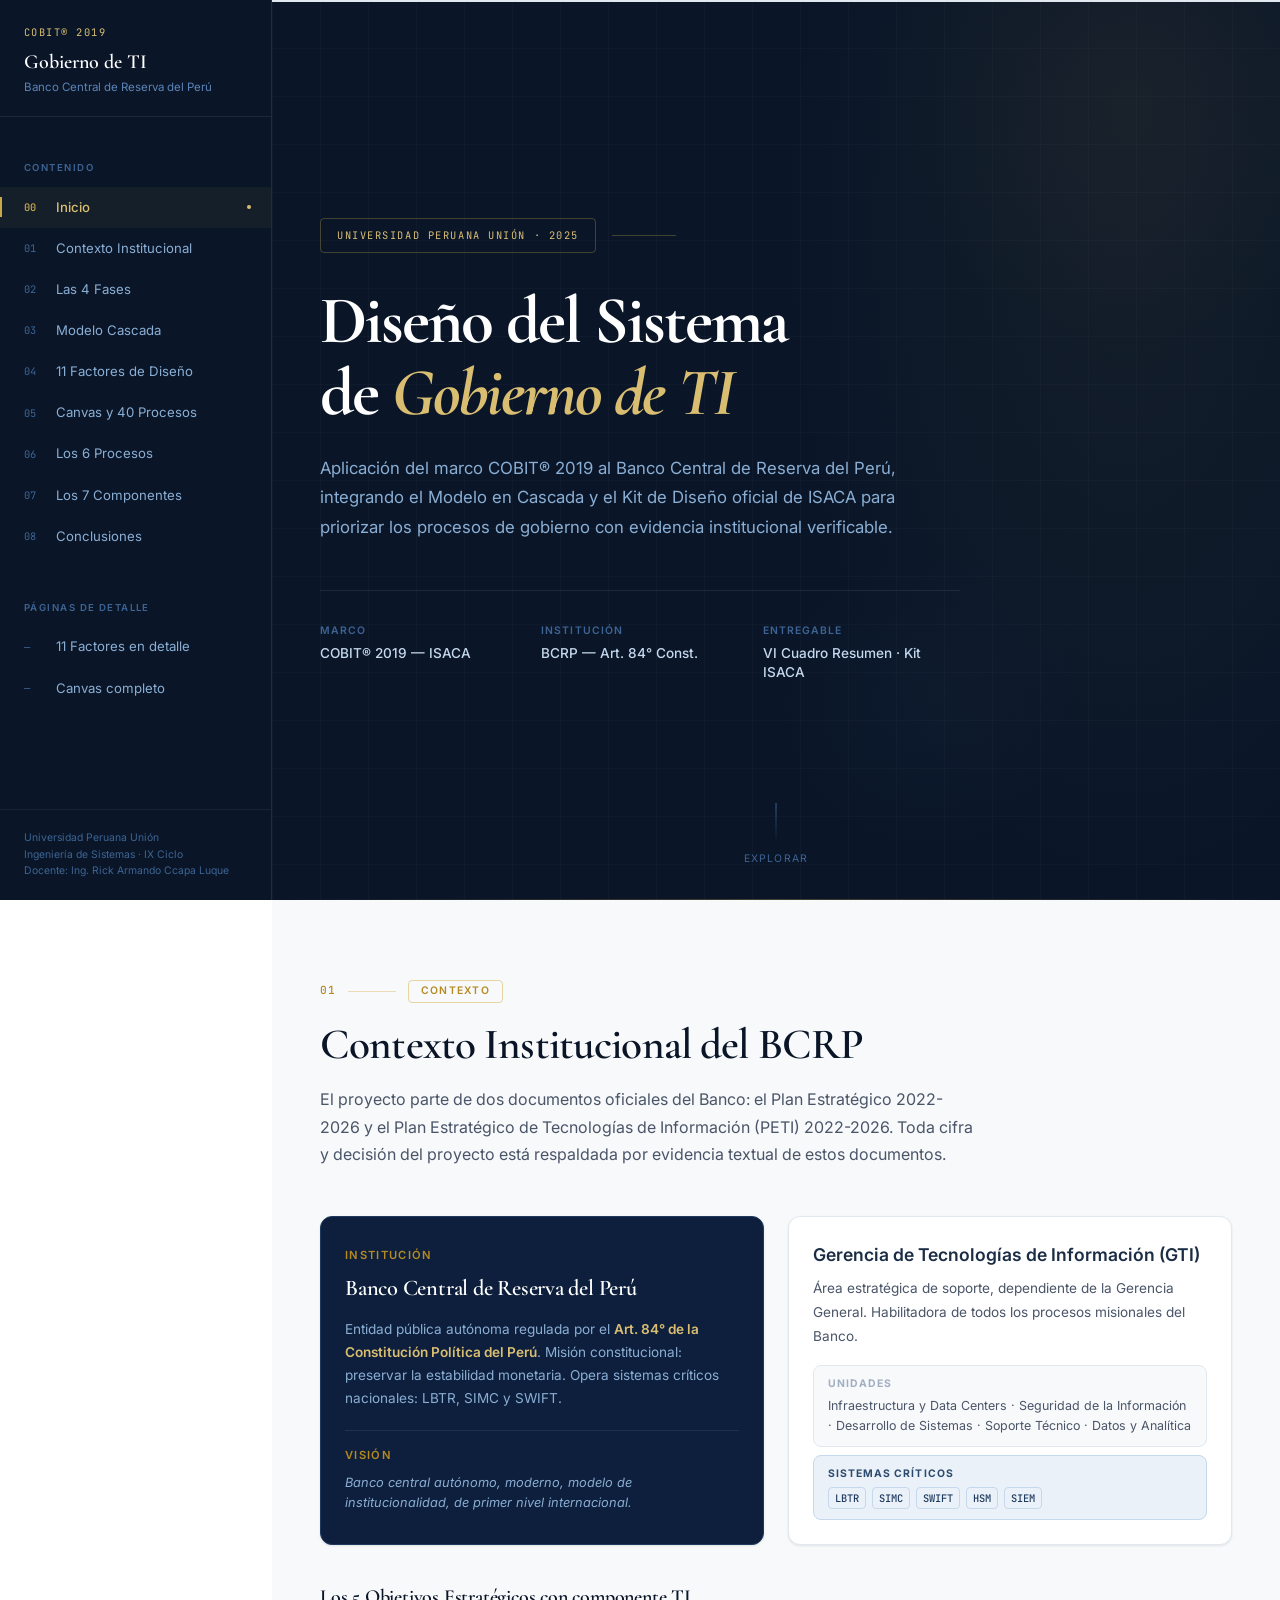
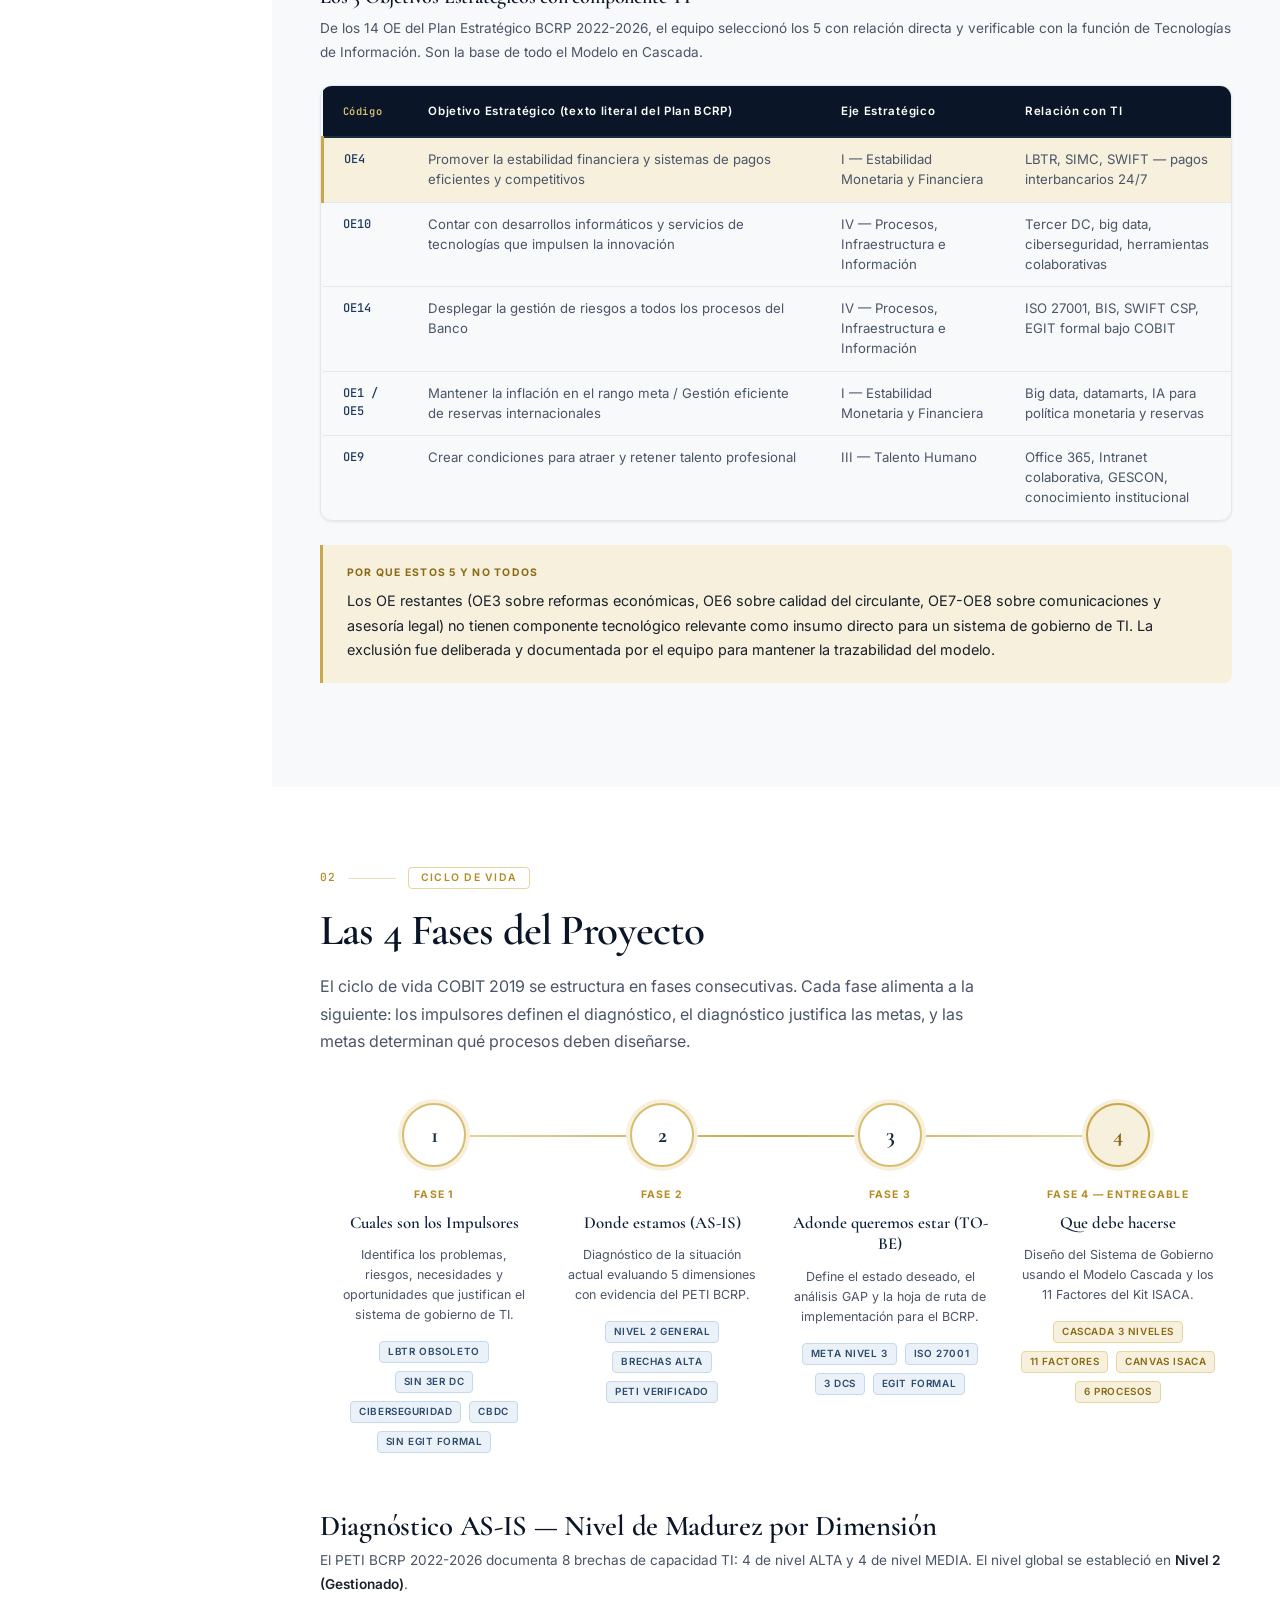
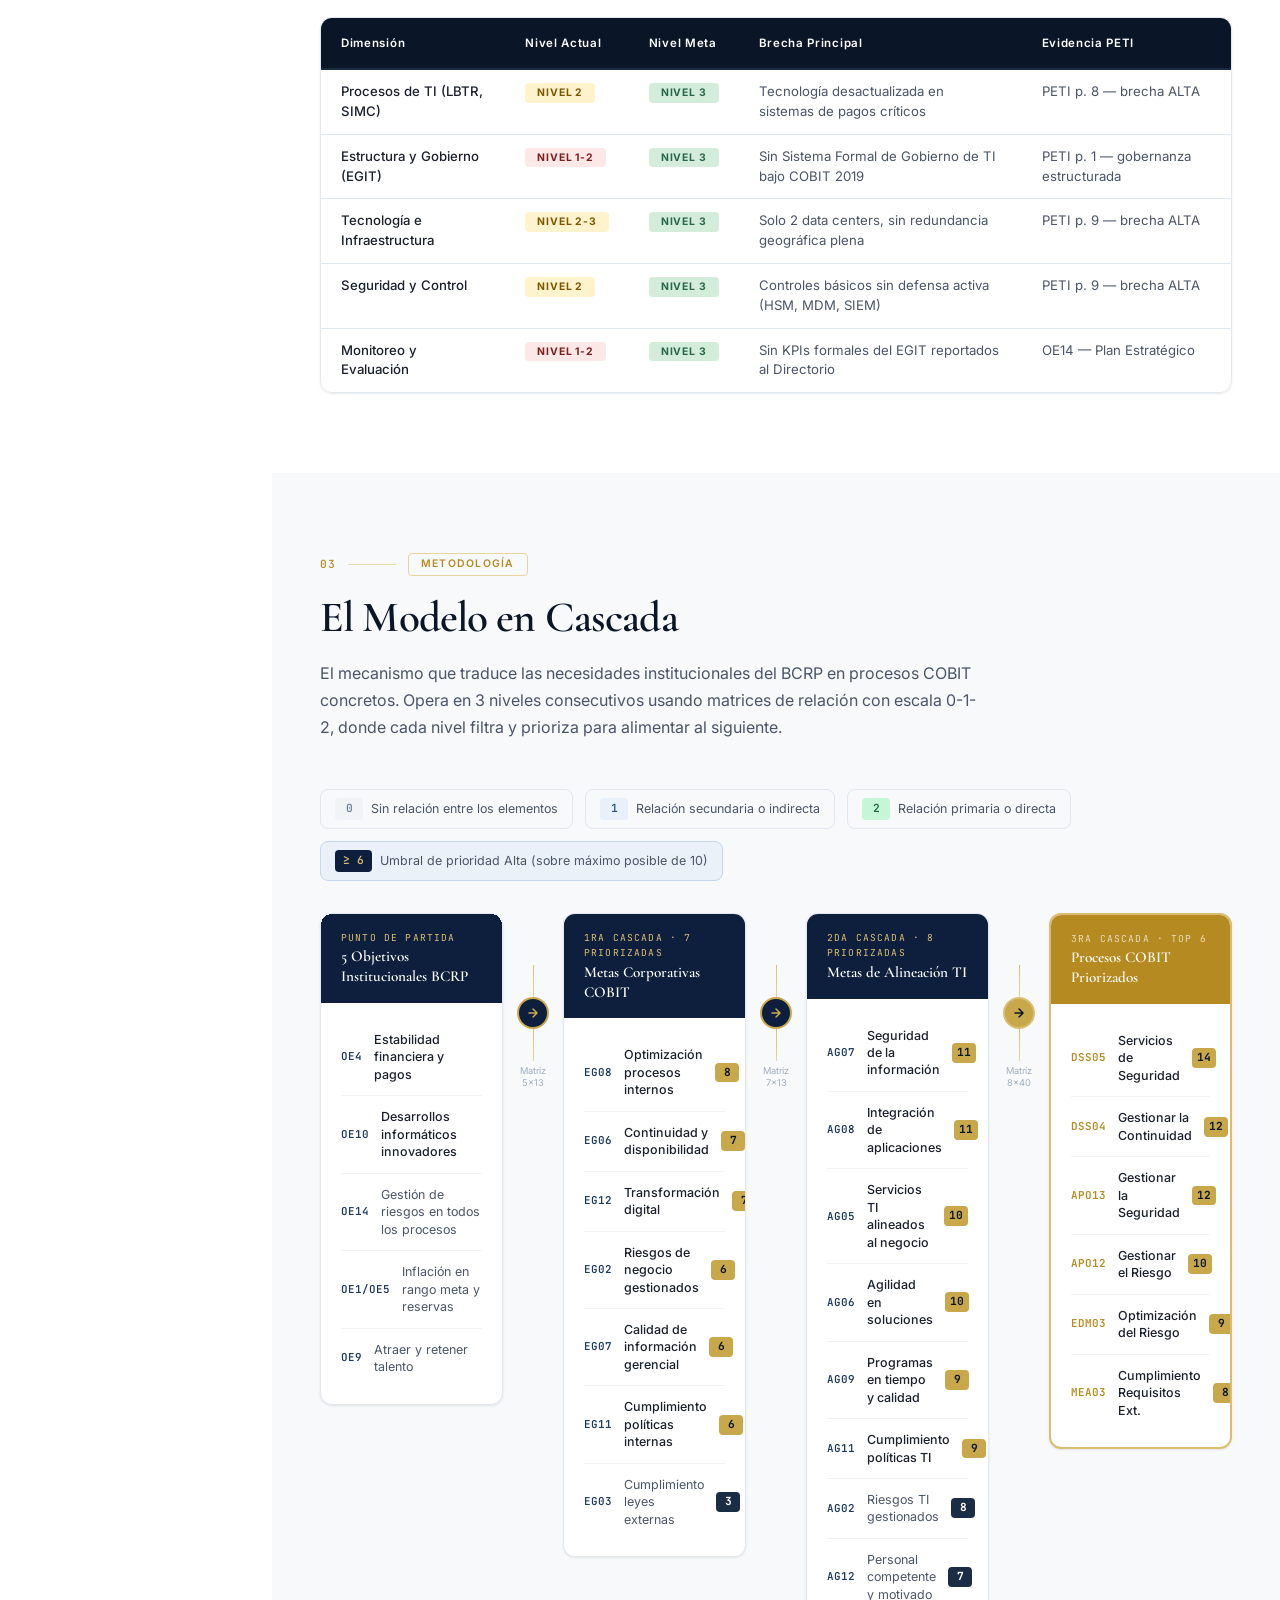
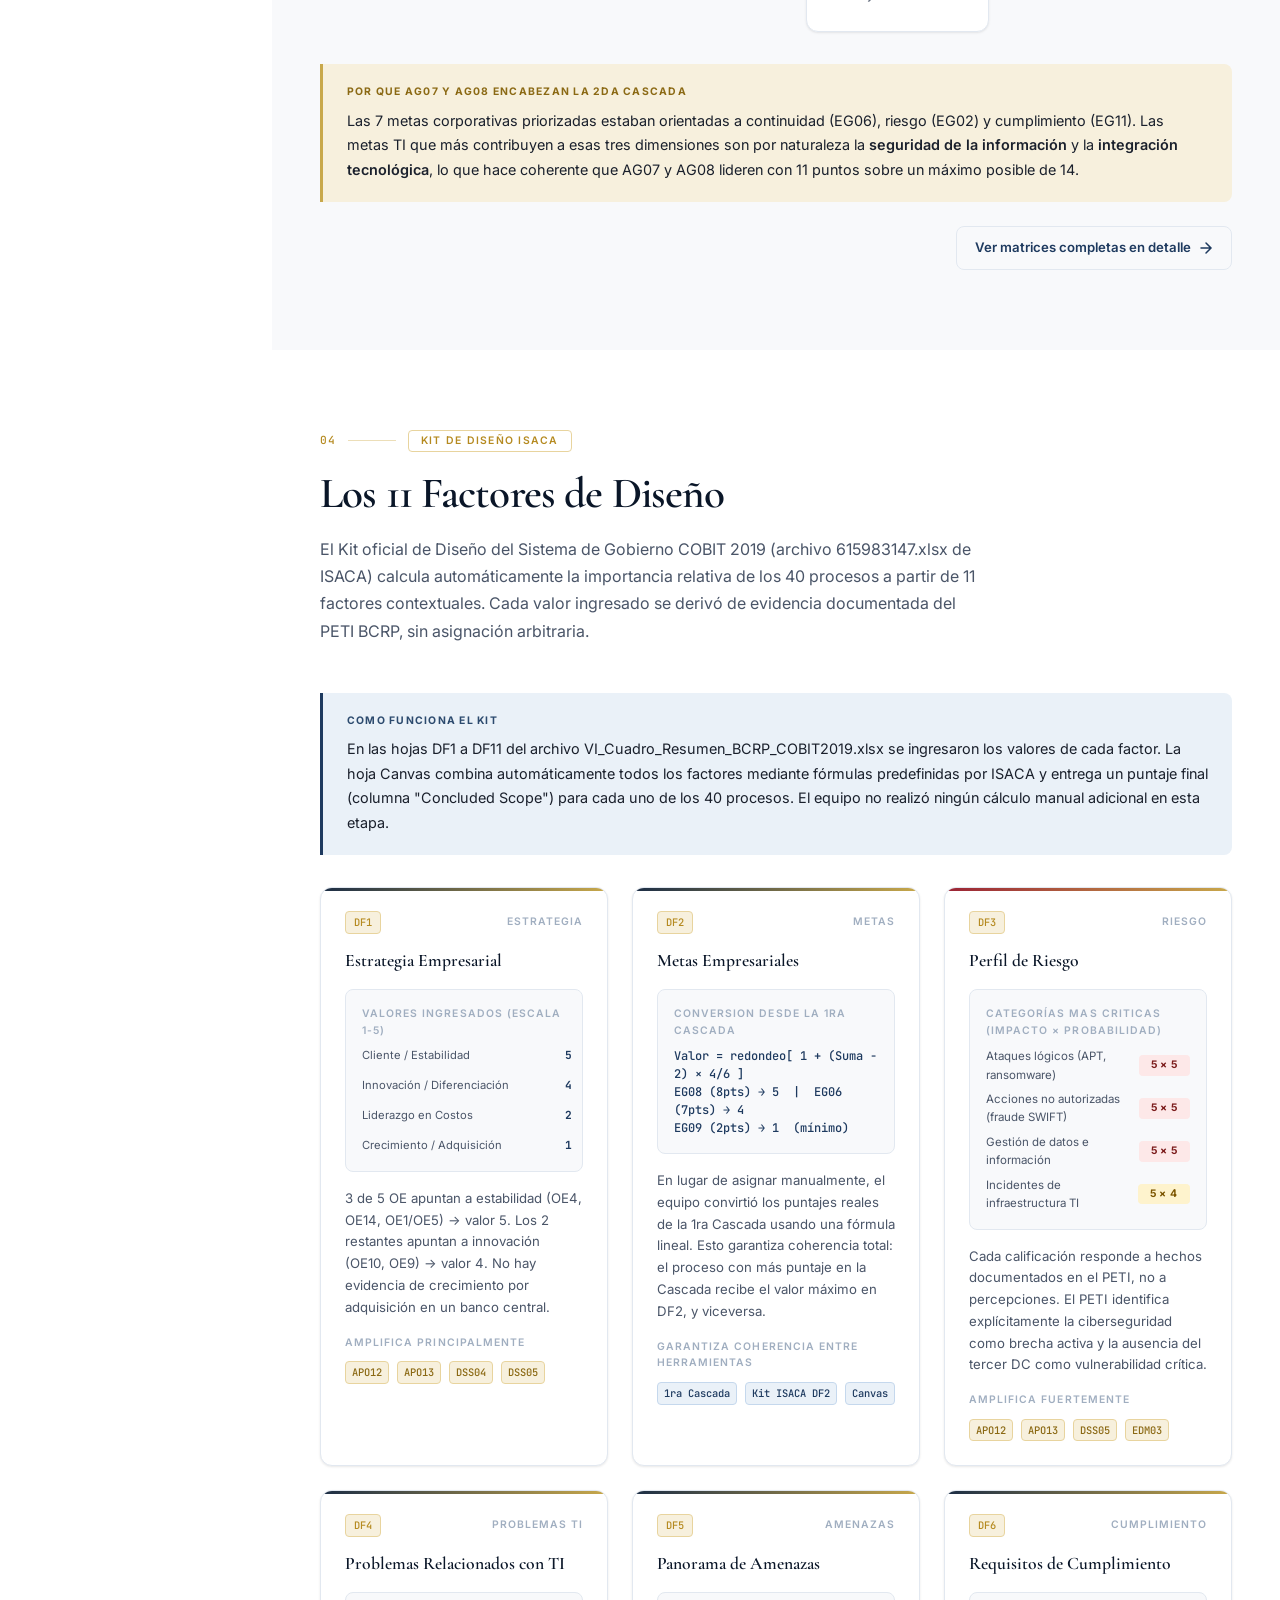
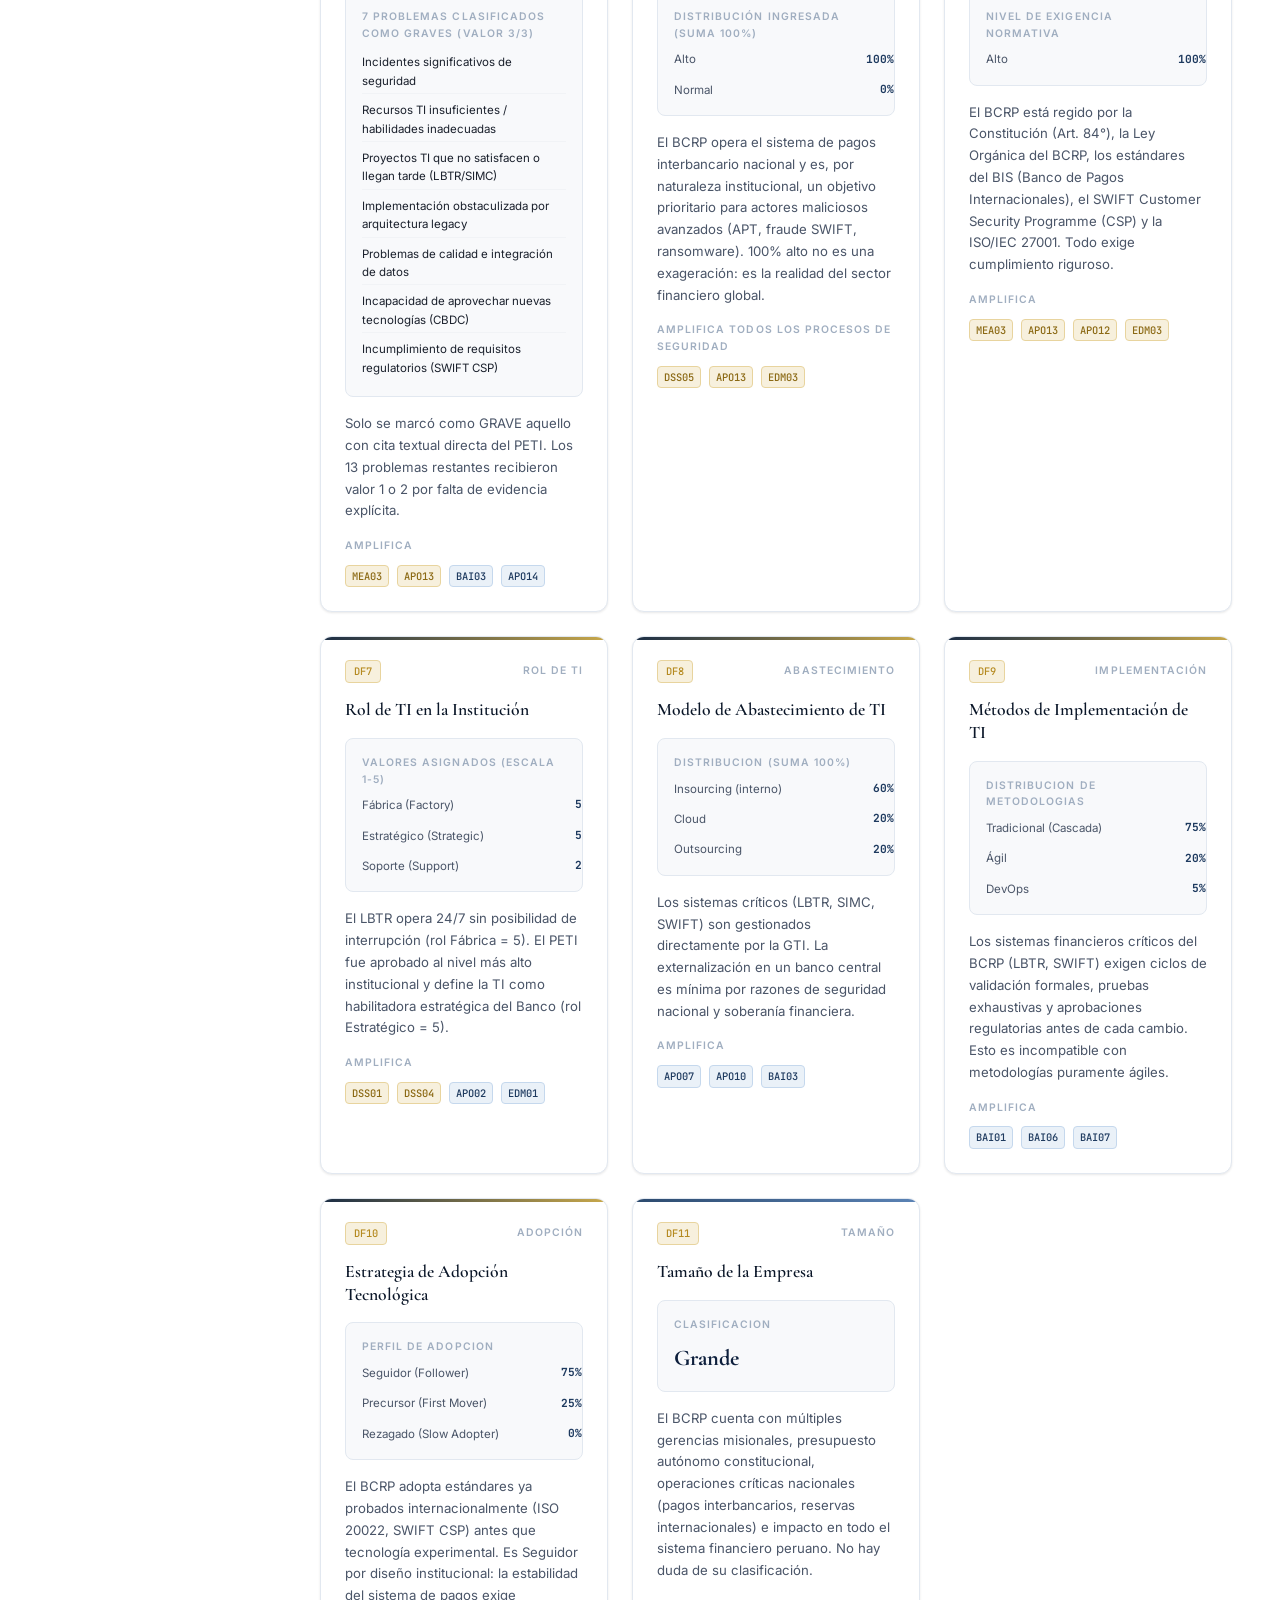
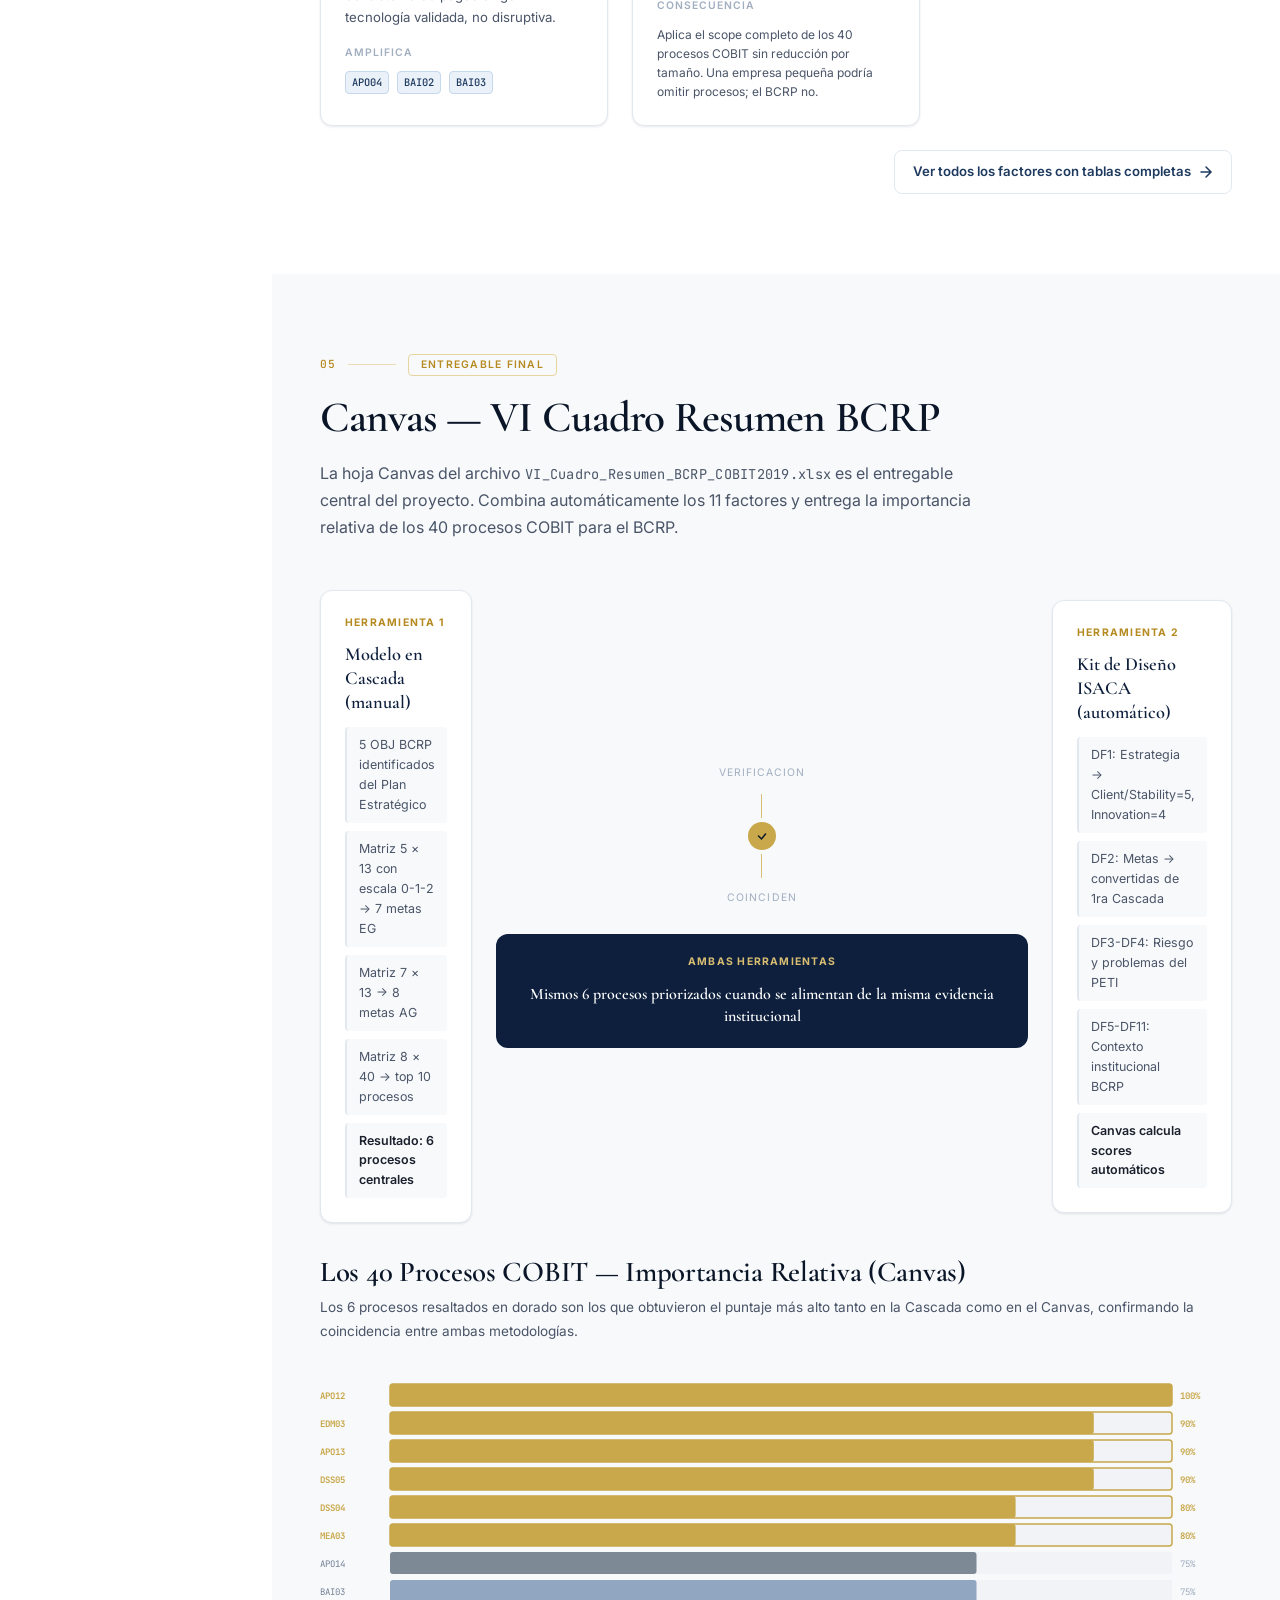
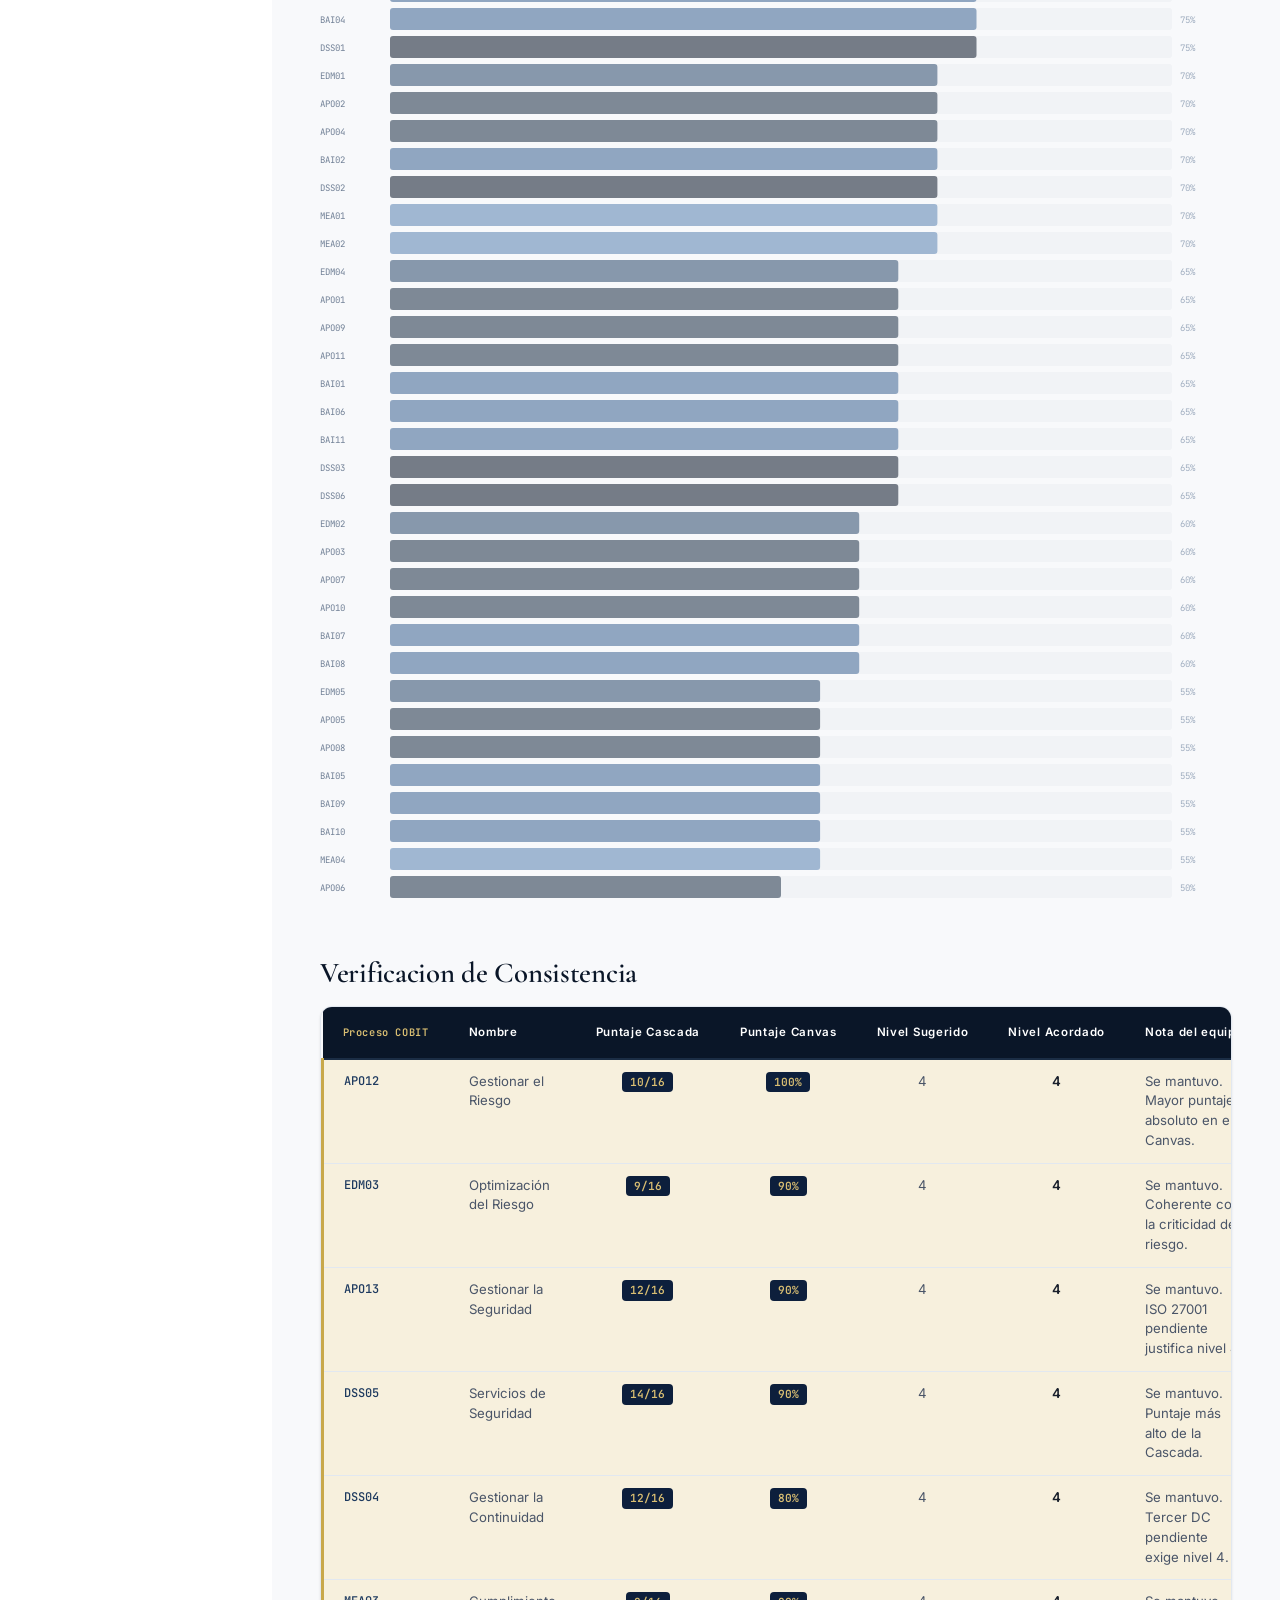
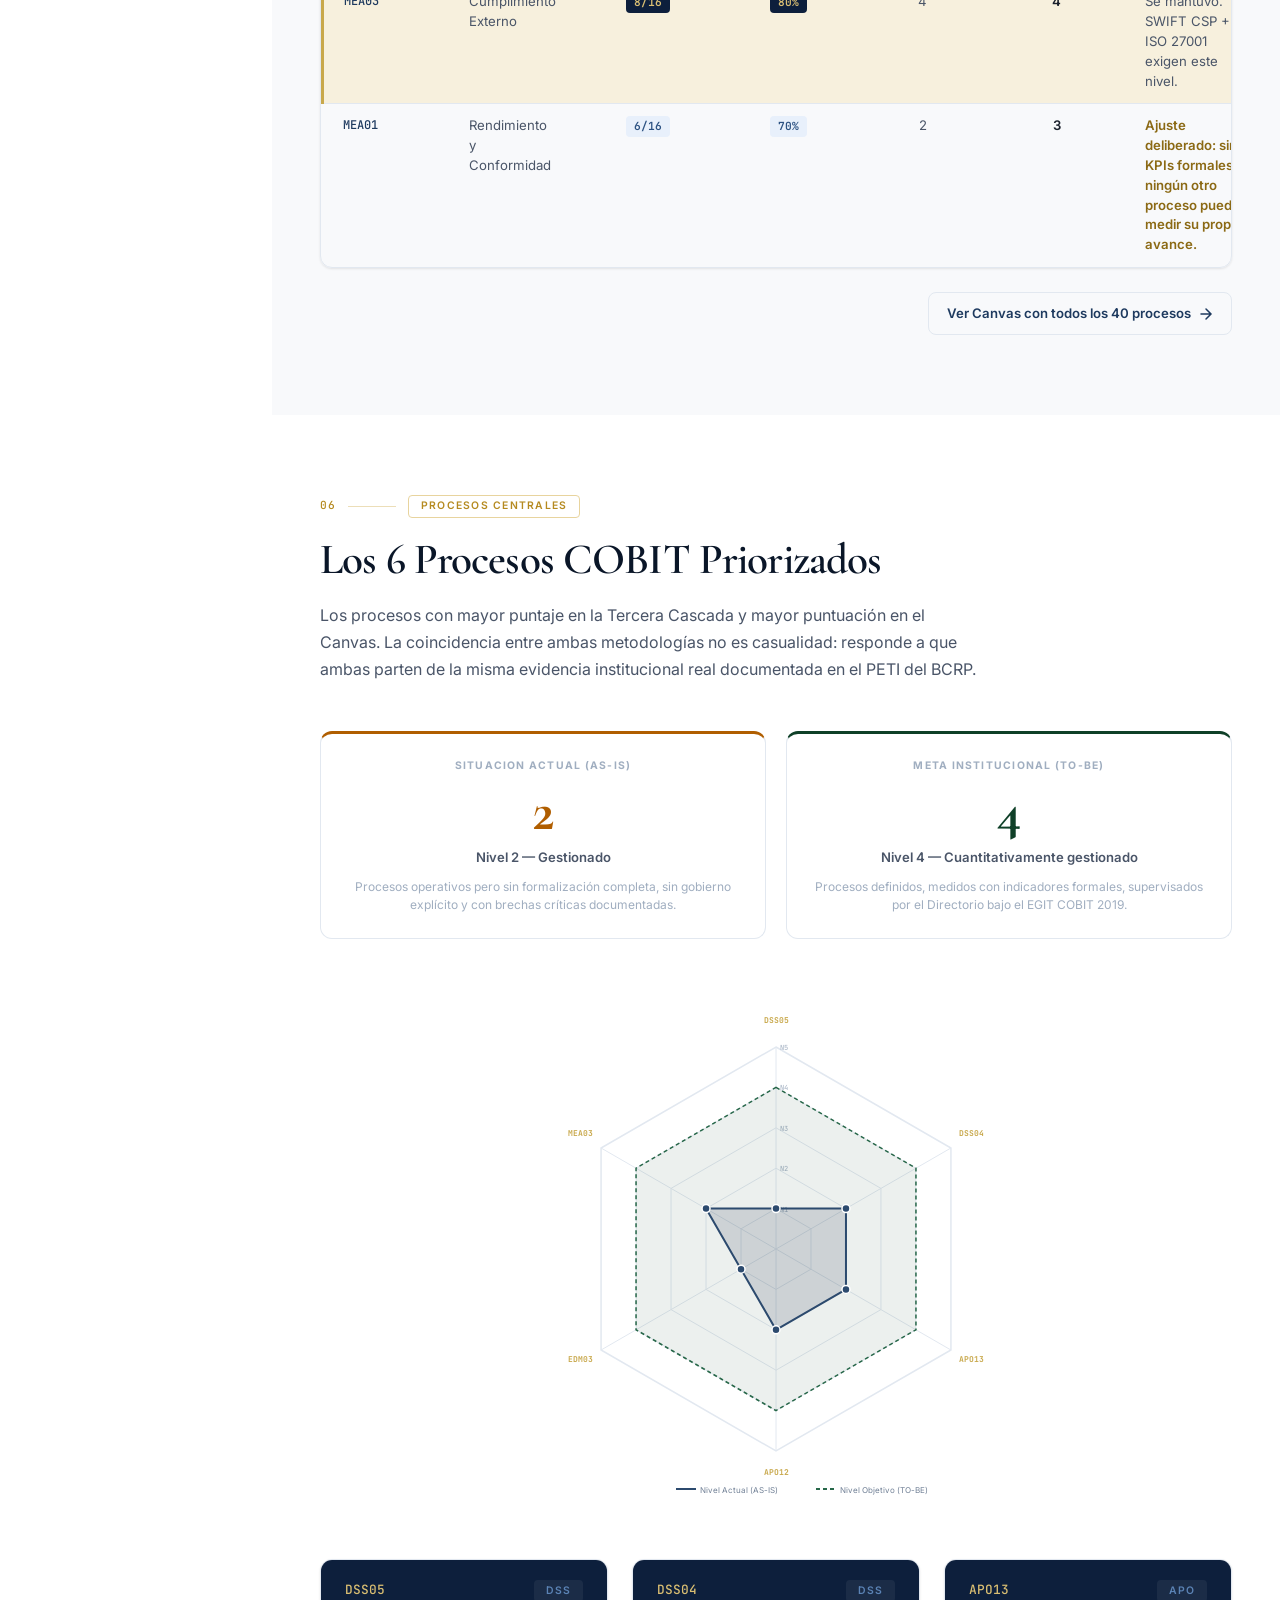
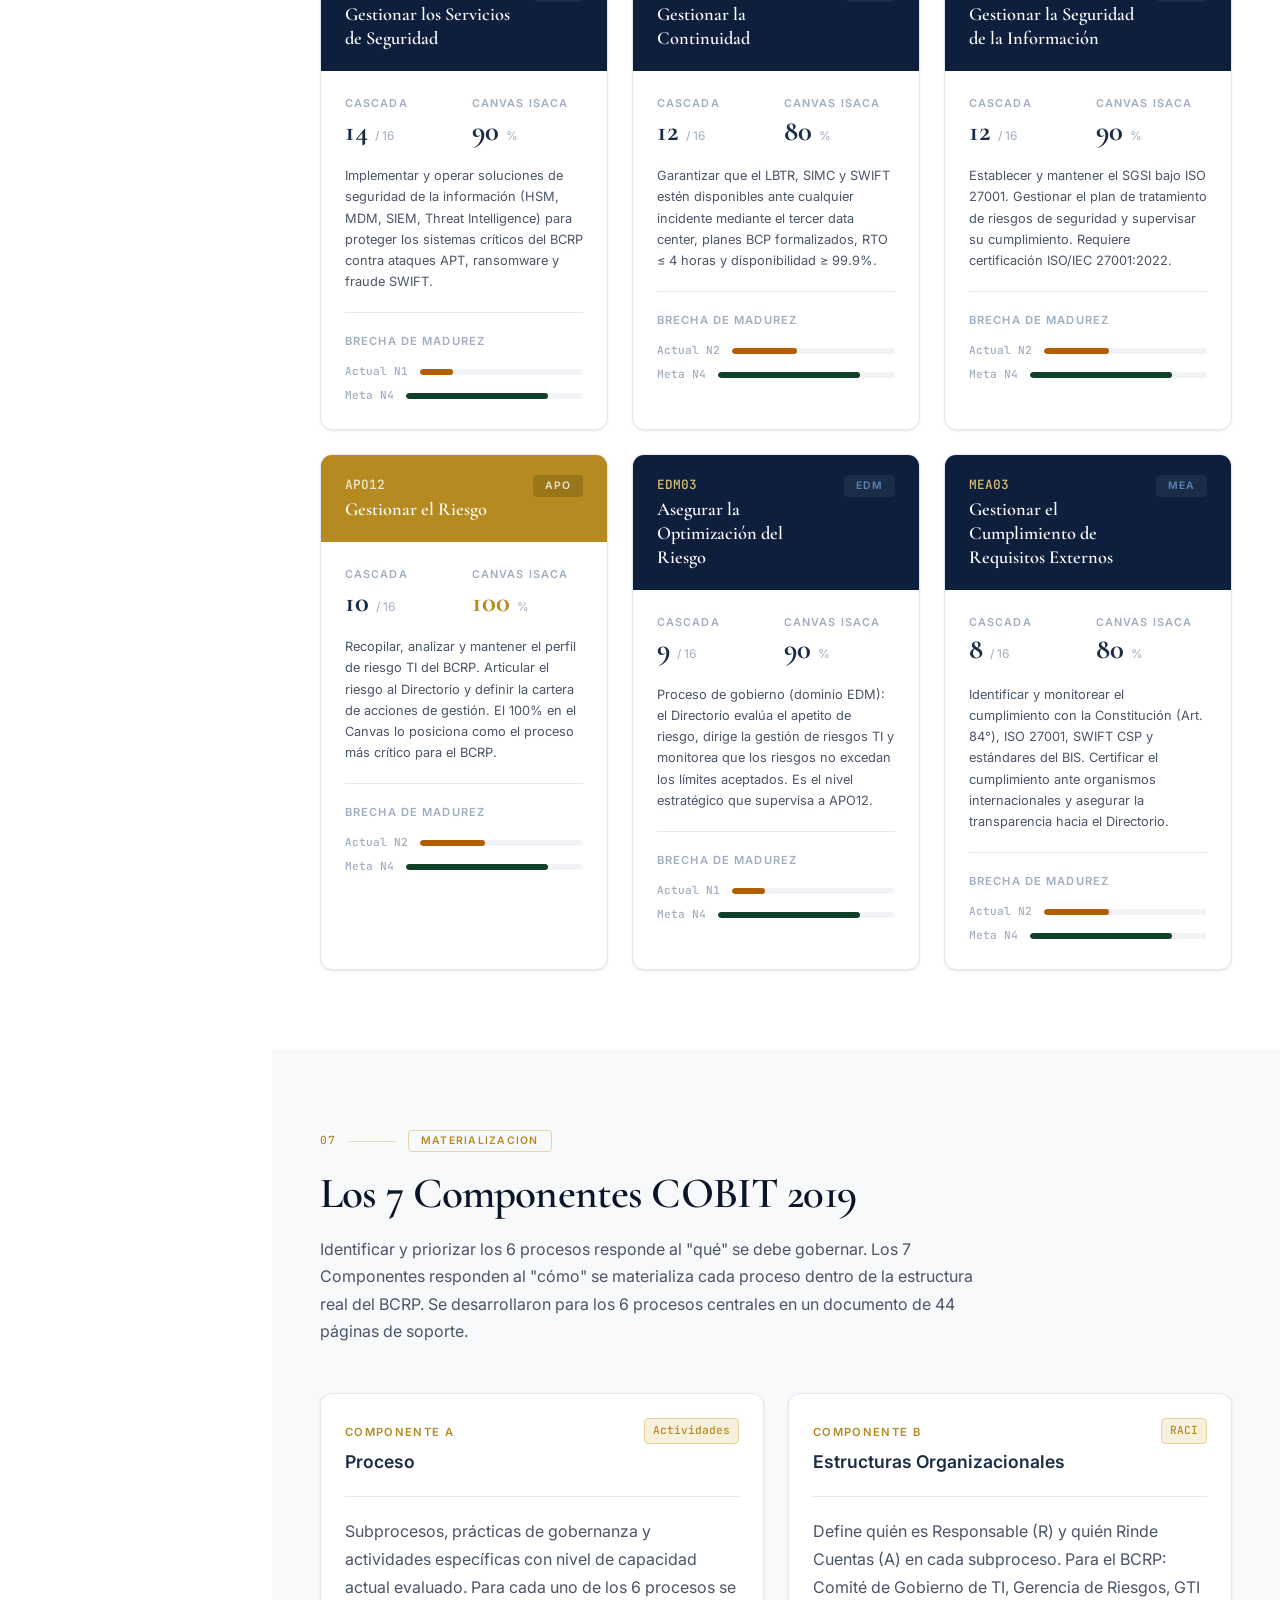
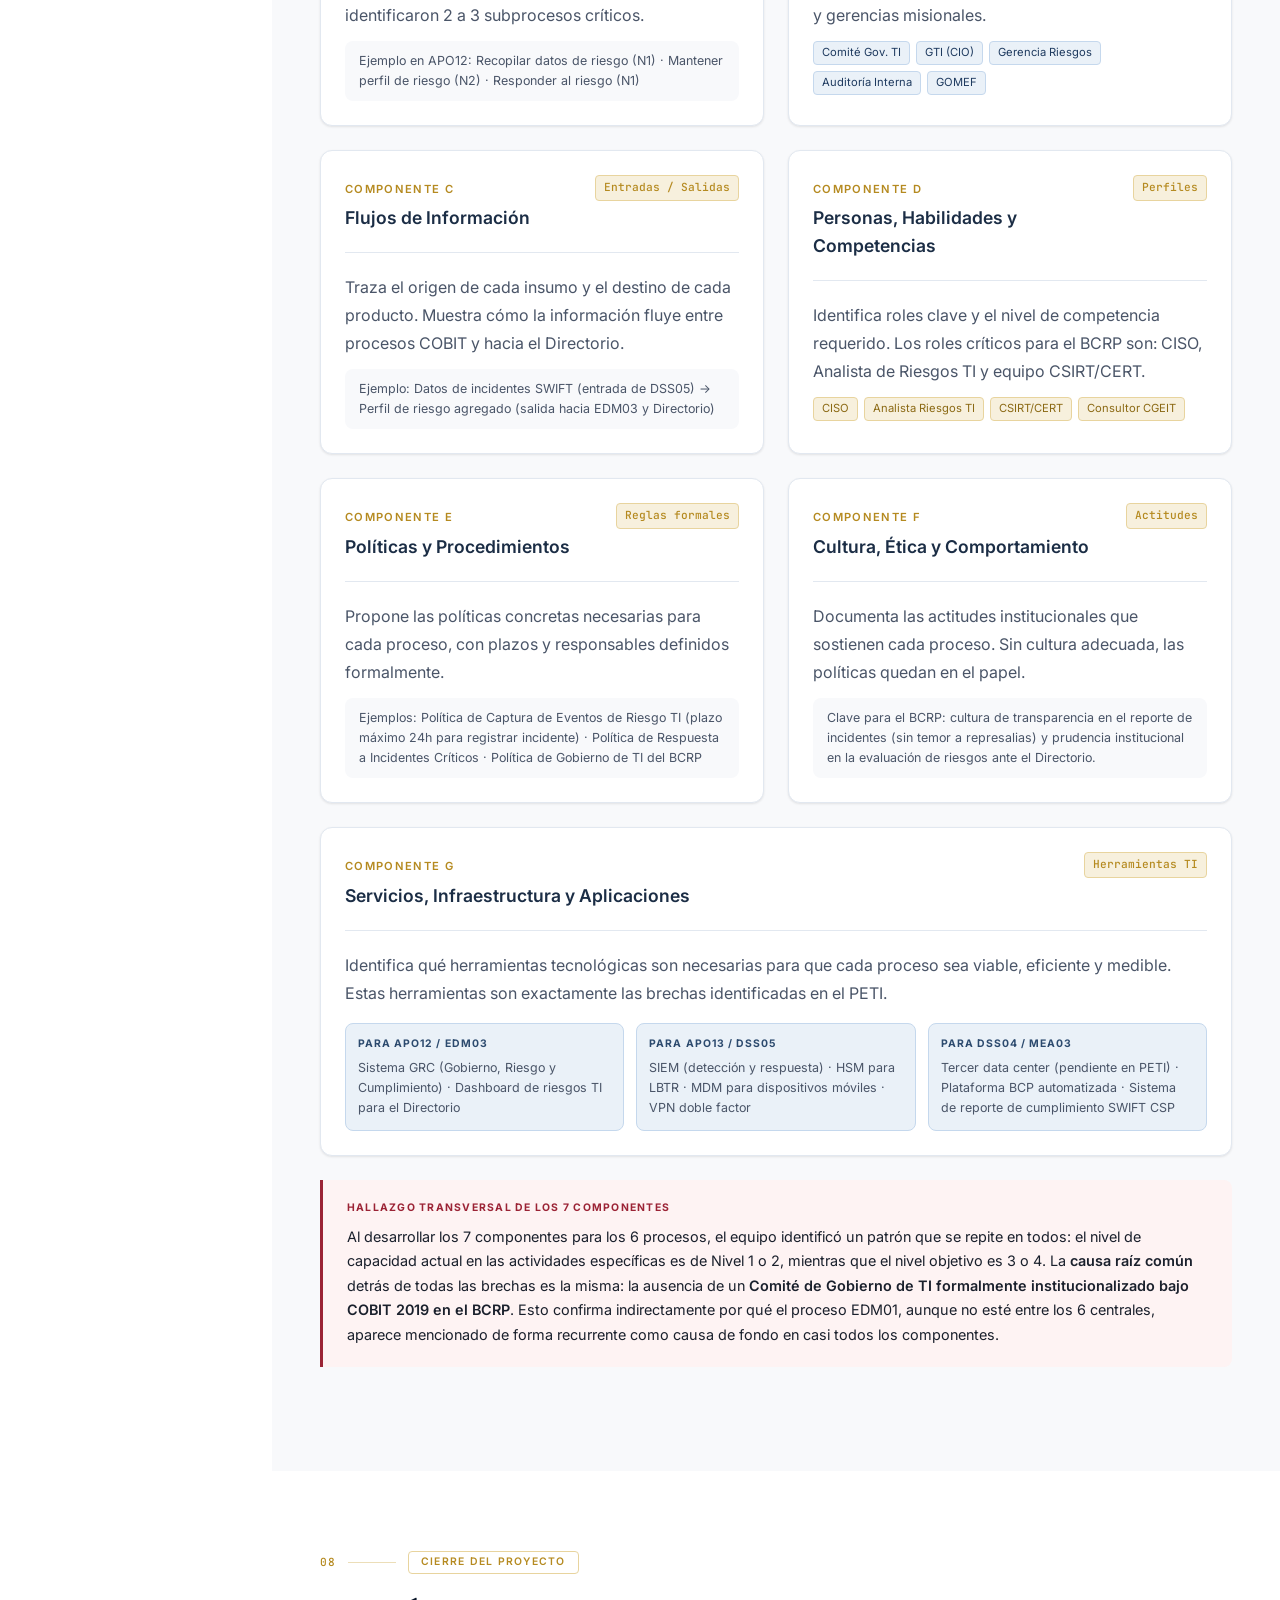
<file: presentacion/html/index.html>
<!DOCTYPE html>
<html lang="es">
<head>
  <meta charset="UTF-8">
  <meta name="viewport" content="width=device-width, initial-scale=1.0">
  <title>BCRP · Diseño del Sistema de Gobierno de TI · COBIT 2019</title>
  <link rel="stylesheet" href="../css/main.css">
  <link rel="stylesheet" href="../css/components.css">
  <link rel="stylesheet" href="../css/animations.css">
</head>
<body>

<!-- ========== OVERLAY MÓVIL ========== -->
<div class="sidebar-overlay" id="sidebar-overlay"></div>

<!-- ========== HEADER MÓVIL ========== -->
<header class="mobile-header">
  <span class="mobile-logo">BCRP · COBIT 2019</span>
  <button class="mobile-menu-btn" id="mobile-menu-btn" aria-label="Menú" aria-expanded="false">
    <span></span><span></span><span></span>
  </button>
</header>

<!-- ========== BARRA DE PROGRESO ========== -->
<div class="scroll-progress" aria-hidden="true">
  <div class="scroll-progress-bar"></div>
</div>

<!-- ========== SIDEBAR ========== -->
<nav class="sidebar" id="sidebar" aria-label="Navegación principal">
  <div class="sidebar-brand">
    <span class="sidebar-brand-label">COBIT® 2019</span>
    <div class="sidebar-brand-title">Gobierno de TI</div>
    <div class="sidebar-brand-sub">Banco Central de Reserva del Perú</div>
  </div>

  <div class="sidebar-nav">
    <div class="sidebar-nav-group">
      <span class="sidebar-nav-group-label">Contenido</span>
    </div>
    <a href="#hero"         class="sidebar-nav-item active" data-section="hero">
      <span class="sidebar-nav-num">00</span> Inicio
    </a>
    <a href="#contexto"     class="sidebar-nav-item" data-section="contexto">
      <span class="sidebar-nav-num">01</span> Contexto Institucional
    </a>
    <a href="#fases"        class="sidebar-nav-item" data-section="fases">
      <span class="sidebar-nav-num">02</span> Las 4 Fases
    </a>
    <a href="#cascada"      class="sidebar-nav-item" data-section="cascada">
      <span class="sidebar-nav-num">03</span> Modelo Cascada
    </a>
    <a href="#factores"     class="sidebar-nav-item" data-section="factores">
      <span class="sidebar-nav-num">04</span> 11 Factores de Diseño
    </a>
    <a href="#canvas"       class="sidebar-nav-item" data-section="canvas">
      <span class="sidebar-nav-num">05</span> Canvas y 40 Procesos
    </a>
    <a href="#procesos"     class="sidebar-nav-item" data-section="procesos">
      <span class="sidebar-nav-num">06</span> Los 6 Procesos
    </a>
    <a href="#componentes"  class="sidebar-nav-item" data-section="componentes">
      <span class="sidebar-nav-num">07</span> Los 7 Componentes
    </a>
    <a href="#conclusiones" class="sidebar-nav-item" data-section="conclusiones">
      <span class="sidebar-nav-num">08</span> Conclusiones
    </a>

    <div class="sidebar-nav-group" style="margin-top: 16px;">
      <span class="sidebar-nav-group-label">Páginas de detalle</span>
    </div>
    <a href="factores.html"  class="sidebar-nav-item">
      <span class="sidebar-nav-num">—</span> 11 Factores en detalle
    </a>
    <a href="canvas.html"    class="sidebar-nav-item">
      <span class="sidebar-nav-num">—</span> Canvas completo
    </a>
  </div>

  <div class="sidebar-footer">
    <p class="sidebar-footer-text">
      Universidad Peruana Unión<br>
      Ingeniería de Sistemas · IX Ciclo<br>
      Docente: Ing. Rick Armando Ccapa Luque
    </p>
  </div>
</nav>

<!-- ========== CONTENIDO PRINCIPAL ========== -->
<main class="main-content">

  <!-- ============================================
       HERO
       ============================================ -->
  <section class="hero" id="hero">
    <div class="hero-bg-grid" aria-hidden="true"></div>
    <div class="hero-orb hero-orb-1" aria-hidden="true"></div>
    <div class="hero-orb hero-orb-2" aria-hidden="true"></div>

    <div class="hero-inner">
      <div class="hero-eyebrow animate-fade-down">
        <span class="hero-badge">Universidad Peruana Unión · 2025</span>
        <span class="hero-line"></span>
      </div>

      <h1 class="hero-title animate-fade-up delay-100">
        Diseño del Sistema<br>de <em>Gobierno de TI</em>
      </h1>

      <p class="hero-subtitle animate-fade-up delay-200">
        Aplicación del marco COBIT® 2019 al Banco Central de Reserva del Perú,
        integrando el Modelo en Cascada y el Kit de Diseño oficial de ISACA para
        priorizar los procesos de gobierno con evidencia institucional verificable.
      </p>

      <div class="hero-meta animate-fade-up delay-300">
        <div class="hero-meta-item">
          <div class="hero-meta-item-label">Marco</div>
          <div class="hero-meta-item-value">COBIT® 2019 — ISACA</div>
        </div>
        <div class="hero-meta-item">
          <div class="hero-meta-item-label">Institución</div>
          <div class="hero-meta-item-value">BCRP — Art. 84° Const.</div>
        </div>
        <div class="hero-meta-item">
          <div class="hero-meta-item-label">Entregable</div>
          <div class="hero-meta-item-value">VI Cuadro Resumen · Kit ISACA</div>
        </div>
      </div>
    </div>

    <div class="hero-scroll-cue" aria-hidden="true">
      <div class="hero-scroll-cue-line"></div>
      <span>Explorar</span>
    </div>
  </section>

  <!-- ============================================
       01 — CONTEXTO INSTITUCIONAL
       ============================================ -->
  <section class="section" id="contexto">
    <div class="section-inner">
      <div class="section-header reveal">
        <div class="section-eyebrow">
          <span class="section-num">01</span>
          <span class="section-divider"></span>
          <span class="section-tag">Contexto</span>
        </div>
        <h2 class="section-title">Contexto Institucional del BCRP</h2>
        <p class="section-subtitle">
          El proyecto parte de dos documentos oficiales del Banco: el Plan Estratégico 2022-2026 y el
          Plan Estratégico de Tecnologías de Información (PETI) 2022-2026. Toda cifra y decisión
          del proyecto está respaldada por evidencia textual de estos documentos.
        </p>
      </div>

      <!-- Perfil del BCRP -->
      <div class="grid-2 stagger-group mt-8">
        <div class="card card-navy reveal">
          <div style="margin-bottom: 16px;">
            <span class="text-label">Institución</span>
            <h3 style="color:var(--white); font-size:1.4rem; margin-top:8px;">
              Banco Central de Reserva del Perú
            </h3>
          </div>
          <p style="color:var(--navy-200); font-size:.85rem; line-height:1.7;">
            Entidad pública autónoma regulada por el <strong style="color:var(--gold-400);">Art. 84° de la Constitución Política del Perú</strong>.
            Misión constitucional: preservar la estabilidad monetaria.
            Opera sistemas críticos nacionales: LBTR, SIMC y SWIFT.
          </p>
          <div style="margin-top:20px; padding-top:16px; border-top:1px solid rgba(255,255,255,.08);">
            <div class="text-label" style="margin-bottom:8px;">Visión</div>
            <p style="color:var(--navy-200); font-size:.8rem; font-style:italic; line-height:1.6;">
              Banco central autónomo, moderno, modelo de institucionalidad, de primer nivel internacional.
            </p>
          </div>
        </div>

        <div class="card reveal">
          <h4>Gerencia de Tecnologías de Información (GTI)</h4>
          <p style="font-size:.85rem; margin-top:8px; margin-bottom:16px;">
            Área estratégica de soporte, dependiente de la Gerencia General. Habilitadora de todos los procesos misionales del Banco.
          </p>
          <div style="display:flex; flex-direction:column; gap:8px;">
            <div style="background:var(--gray-50); border:1px solid var(--border-color); border-radius:8px; padding:10px 14px;">
              <div style="font-size:.65rem; font-weight:700; letter-spacing:.1em; text-transform:uppercase; color:var(--text-muted); margin-bottom:4px;">Unidades</div>
              <div style="font-size:.78rem; color:var(--text-secondary); line-height:1.6;">
                Infraestructura y Data Centers · Seguridad de la Información · Desarrollo de Sistemas ·
                Soporte Técnico · Datos y Analítica
              </div>
            </div>
            <div style="background:var(--navy-50); border:1px solid var(--navy-100); border-radius:8px; padding:10px 14px;">
              <div style="font-size:.65rem; font-weight:700; letter-spacing:.1em; text-transform:uppercase; color:var(--navy-500); margin-bottom:4px;">Sistemas críticos</div>
              <div style="display:flex; gap:6px; flex-wrap:wrap;">
                <span class="process-chip">LBTR</span>
                <span class="process-chip">SIMC</span>
                <span class="process-chip">SWIFT</span>
                <span class="process-chip">HSM</span>
                <span class="process-chip">SIEM</span>
              </div>
            </div>
          </div>
        </div>
      </div>

      <!-- 5 OE seleccionados -->
      <div style="margin-top: 40px;">
        <div class="reveal" style="margin-bottom:20px;">
          <h3 style="font-size:1.25rem;">Los 5 Objetivos Estratégicos con componente TI</h3>
          <p style="font-size:.85rem; color:var(--text-secondary); margin-top:8px;">
            De los 14 OE del Plan Estratégico BCRP 2022-2026, el equipo seleccionó los 5 con relación directa
            y verificable con la función de Tecnologías de Información. Son la base de todo el Modelo en Cascada.
          </p>
        </div>

        <div class="table-wrap reveal">
          <table class="data-table">
            <thead>
              <tr>
                <th class="mono">Código</th>
                <th>Objetivo Estratégico (texto literal del Plan BCRP)</th>
                <th>Eje Estratégico</th>
                <th>Relación con TI</th>
              </tr>
            </thead>
            <tbody>
              <tr class="row-highlight">
                <td class="mono">OE4</td>
                <td>Promover la estabilidad financiera y sistemas de pagos eficientes y competitivos</td>
                <td>I — Estabilidad Monetaria y Financiera</td>
                <td>LBTR, SIMC, SWIFT — pagos interbancarios 24/7</td>
              </tr>
              <tr>
                <td class="mono">OE10</td>
                <td>Contar con desarrollos informáticos y servicios de tecnologías que impulsen la innovación</td>
                <td>IV — Procesos, Infraestructura e Información</td>
                <td>Tercer DC, big data, ciberseguridad, herramientas colaborativas</td>
              </tr>
              <tr>
                <td class="mono">OE14</td>
                <td>Desplegar la gestión de riesgos a todos los procesos del Banco</td>
                <td>IV — Procesos, Infraestructura e Información</td>
                <td>ISO 27001, BIS, SWIFT CSP, EGIT formal bajo COBIT</td>
              </tr>
              <tr>
                <td class="mono">OE1 / OE5</td>
                <td>Mantener la inflación en el rango meta / Gestión eficiente de reservas internacionales</td>
                <td>I — Estabilidad Monetaria y Financiera</td>
                <td>Big data, datamarts, IA para política monetaria y reservas</td>
              </tr>
              <tr>
                <td class="mono">OE9</td>
                <td>Crear condiciones para atraer y retener talento profesional</td>
                <td>III — Talento Humano</td>
                <td>Office 365, Intranet colaborativa, GESCON, conocimiento institucional</td>
              </tr>
            </tbody>
          </table>
        </div>

        <div class="insight-box reveal mt-6">
          <div class="insight-box-label">Por que estos 5 y no todos</div>
          <p class="insight-box-text">
            Los OE restantes (OE3 sobre reformas económicas, OE6 sobre calidad del circulante, OE7-OE8 sobre comunicaciones y asesoría legal) no tienen componente tecnológico relevante como insumo directo para un sistema de gobierno de TI. La exclusión fue deliberada y documentada por el equipo para mantener la trazabilidad del modelo.
          </p>
        </div>
      </div>
    </div>
  </section>

  <!-- ============================================
       02 — LAS 4 FASES
       ============================================ -->
  <section class="section" id="fases">
    <div class="section-inner">
      <div class="section-header reveal">
        <div class="section-eyebrow">
          <span class="section-num">02</span>
          <span class="section-divider"></span>
          <span class="section-tag">Ciclo de Vida</span>
        </div>
        <h2 class="section-title">Las 4 Fases del Proyecto</h2>
        <p class="section-subtitle">
          El ciclo de vida COBIT 2019 se estructura en fases consecutivas. Cada fase alimenta
          a la siguiente: los impulsores definen el diagnóstico, el diagnóstico justifica las metas,
          y las metas determinan qué procesos deben diseñarse.
        </p>
      </div>

      <!-- Timeline de fases -->
      <div class="phase-timeline reveal stagger-group">
        <div class="phase-item reveal">
          <div class="phase-dot"><span class="phase-dot-num">1</span></div>
          <div class="phase-content">
            <div class="phase-label">Fase 1</div>
            <div class="phase-title">Cuales son los Impulsores</div>
            <p class="phase-desc">Identifica los problemas, riesgos, necesidades y oportunidades que justifican el sistema de gobierno de TI.</p>
            <div class="phase-tags">
              <span class="phase-tag">LBTR obsoleto</span>
              <span class="phase-tag">Sin 3er DC</span>
              <span class="phase-tag">Ciberseguridad</span>
              <span class="phase-tag">CBDC</span>
              <span class="phase-tag">Sin EGIT formal</span>
            </div>
          </div>
        </div>

        <div class="phase-item reveal">
          <div class="phase-dot"><span class="phase-dot-num">2</span></div>
          <div class="phase-content">
            <div class="phase-label">Fase 2</div>
            <div class="phase-title">Donde estamos (AS-IS)</div>
            <p class="phase-desc">Diagnóstico de la situación actual evaluando 5 dimensiones con evidencia del PETI BCRP.</p>
            <div class="phase-tags">
              <span class="phase-tag">Nivel 2 general</span>
              <span class="phase-tag">Brechas ALTA</span>
              <span class="phase-tag">PETI verificado</span>
            </div>
          </div>
        </div>

        <div class="phase-item reveal">
          <div class="phase-dot"><span class="phase-dot-num">3</span></div>
          <div class="phase-content">
            <div class="phase-label">Fase 3</div>
            <div class="phase-title">Adonde queremos estar (TO-BE)</div>
            <p class="phase-desc">Define el estado deseado, el análisis GAP y la hoja de ruta de implementación para el BCRP.</p>
            <div class="phase-tags">
              <span class="phase-tag">Meta Nivel 3</span>
              <span class="phase-tag">ISO 27001</span>
              <span class="phase-tag">3 DCs</span>
              <span class="phase-tag">EGIT formal</span>
            </div>
          </div>
        </div>

        <div class="phase-item reveal">
          <div class="phase-dot" style="border-color:var(--gold-500); background:var(--gold-100);"><span class="phase-dot-num" style="color:var(--gold-700);">4</span></div>
          <div class="phase-content">
            <div class="phase-label" style="color:var(--gold-600);">Fase 4 — Entregable</div>
            <div class="phase-title">Que debe hacerse</div>
            <p class="phase-desc">Diseño del Sistema de Gobierno usando el Modelo Cascada y los 11 Factores del Kit ISACA.</p>
            <div class="phase-tags">
              <span class="phase-tag" style="background:var(--gold-100); color:var(--gold-700); border-color:var(--gold-300);">Cascada 3 niveles</span>
              <span class="phase-tag" style="background:var(--gold-100); color:var(--gold-700); border-color:var(--gold-300);">11 Factores</span>
              <span class="phase-tag" style="background:var(--gold-100); color:var(--gold-700); border-color:var(--gold-300);">Canvas ISACA</span>
              <span class="phase-tag" style="background:var(--gold-100); color:var(--gold-700); border-color:var(--gold-300);">6 Procesos</span>
            </div>
          </div>
        </div>
      </div>

      <!-- Diagnóstico AS-IS -->
      <div style="margin-top:56px;">
        <div class="reveal" style="margin-bottom:20px;">
          <h3>Diagnóstico AS-IS — Nivel de Madurez por Dimensión</h3>
          <p style="font-size:.85rem; color:var(--text-secondary); margin-top:6px;">
            El PETI BCRP 2022-2026 documenta 8 brechas de capacidad TI: 4 de nivel ALTA y 4 de nivel MEDIA.
            El nivel global se estableció en <strong>Nivel 2 (Gestionado)</strong>.
          </p>
        </div>

        <div class="table-wrap reveal">
          <table class="data-table">
            <thead>
              <tr>
                <th>Dimensión</th>
                <th>Nivel Actual</th>
                <th>Nivel Meta</th>
                <th>Brecha Principal</th>
                <th>Evidencia PETI</th>
              </tr>
            </thead>
            <tbody>
              <tr>
                <td>Procesos de TI (LBTR, SIMC)</td>
                <td><span class="risk-badge high">Nivel 2</span></td>
                <td><span class="risk-badge low">Nivel 3</span></td>
                <td>Tecnología desactualizada en sistemas de pagos críticos</td>
                <td>PETI p. 8 — brecha ALTA</td>
              </tr>
              <tr>
                <td>Estructura y Gobierno (EGIT)</td>
                <td><span class="risk-badge very-high">Nivel 1-2</span></td>
                <td><span class="risk-badge low">Nivel 3</span></td>
                <td>Sin Sistema Formal de Gobierno de TI bajo COBIT 2019</td>
                <td>PETI p. 1 — gobernanza estructurada</td>
              </tr>
              <tr>
                <td>Tecnología e Infraestructura</td>
                <td><span class="risk-badge high">Nivel 2-3</span></td>
                <td><span class="risk-badge low">Nivel 3</span></td>
                <td>Solo 2 data centers, sin redundancia geográfica plena</td>
                <td>PETI p. 9 — brecha ALTA</td>
              </tr>
              <tr>
                <td>Seguridad y Control</td>
                <td><span class="risk-badge high">Nivel 2</span></td>
                <td><span class="risk-badge low">Nivel 3</span></td>
                <td>Controles básicos sin defensa activa (HSM, MDM, SIEM)</td>
                <td>PETI p. 9 — brecha ALTA</td>
              </tr>
              <tr>
                <td>Monitoreo y Evaluación</td>
                <td><span class="risk-badge very-high">Nivel 1-2</span></td>
                <td><span class="risk-badge low">Nivel 3</span></td>
                <td>Sin KPIs formales del EGIT reportados al Directorio</td>
                <td>OE14 — Plan Estratégico</td>
              </tr>
            </tbody>
          </table>
        </div>
      </div>
    </div>
  </section>

  <!-- ============================================
       03 — MODELO CASCADA
       ============================================ -->
  <section class="section" id="cascada">
    <div class="section-inner">
      <div class="section-header reveal">
        <div class="section-eyebrow">
          <span class="section-num">03</span>
          <span class="section-divider"></span>
          <span class="section-tag">Metodología</span>
        </div>
        <h2 class="section-title">El Modelo en Cascada</h2>
        <p class="section-subtitle">
          El mecanismo que traduce las necesidades institucionales del BCRP en procesos COBIT concretos.
          Opera en 3 niveles consecutivos usando matrices de relación con escala 0-1-2, donde
          cada nivel filtra y prioriza para alimentar al siguiente.
        </p>
      </div>

      <!-- Escala -->
      <div class="reveal" style="display:flex; gap:12px; flex-wrap:wrap; margin-bottom:32px;">
        <div style="display:flex; align-items:center; gap:8px; background:var(--gray-50); padding:8px 14px; border-radius:8px; border:1px solid var(--border-color);">
          <span class="score-badge s0">0</span>
          <span style="font-size:.78rem; color:var(--text-secondary);">Sin relación entre los elementos</span>
        </div>
        <div style="display:flex; align-items:center; gap:8px; background:var(--gray-50); padding:8px 14px; border-radius:8px; border:1px solid var(--border-color);">
          <span class="score-badge s1">1</span>
          <span style="font-size:.78rem; color:var(--text-secondary);">Relación secundaria o indirecta</span>
        </div>
        <div style="display:flex; align-items:center; gap:8px; background:var(--gray-50); padding:8px 14px; border-radius:8px; border:1px solid var(--border-color);">
          <span class="score-badge s2">2</span>
          <span style="font-size:.78rem; color:var(--text-secondary);">Relación primaria o directa</span>
        </div>
        <div style="display:flex; align-items:center; gap:8px; background:var(--navy-50); padding:8px 14px; border-radius:8px; border:1px solid var(--navy-100);">
          <span class="score-badge high">≥ 6</span>
          <span style="font-size:.78rem; color:var(--text-secondary);">Umbral de prioridad Alta (sobre máximo posible de 10)</span>
        </div>
      </div>

      <!-- Flujo visual -->
      <div class="cascade-flow reveal">
        <!-- NIVEL 1: OBJ BCRP -->
        <div class="cascade-column">
          <div class="cascade-col-header">
            <span class="cascade-col-num">Punto de partida</span>
            <div class="cascade-col-title">5 Objetivos Institucionales BCRP</div>
          </div>
          <div class="cascade-col-body">
            <div class="cascade-item highlighted"><span class="cascade-item-code">OE4</span><span class="cascade-item-label">Estabilidad financiera y pagos</span></div>
            <div class="cascade-item highlighted"><span class="cascade-item-code">OE10</span><span class="cascade-item-label">Desarrollos informáticos innovadores</span></div>
            <div class="cascade-item"><span class="cascade-item-code">OE14</span><span class="cascade-item-label">Gestión de riesgos en todos los procesos</span></div>
            <div class="cascade-item"><span class="cascade-item-code">OE1/OE5</span><span class="cascade-item-label">Inflación en rango meta y reservas</span></div>
            <div class="cascade-item"><span class="cascade-item-code">OE9</span><span class="cascade-item-label">Atraer y retener talento</span></div>
          </div>
        </div>

        <!-- Arrow 1 -->
        <div class="cascade-arrow">
          <div class="cascade-arrow-line"></div>
          <div style="display:flex;align-items:center;justify-content:center;width:32px;height:32px;background:var(--navy-800);border-radius:50%;border:2px solid var(--gold-500);">
            <svg width="12" height="12" viewBox="0 0 12 12" fill="none">
              <path d="M2 6h8M6 2l4 4-4 4" stroke="#c8a84b" stroke-width="1.5" stroke-linecap="round"/>
            </svg>
          </div>
          <div class="cascade-arrow-line"></div>
          <div style="font-size:.58rem; color:var(--text-muted); text-align:center; padding:4px; max-width:44px; line-height:1.3;">Matriz 5×13</div>
        </div>

        <!-- NIVEL 1 RESULTADO: EG -->
        <div class="cascade-column">
          <div class="cascade-col-header">
            <span class="cascade-col-num">1ra Cascada · 7 priorizadas</span>
            <div class="cascade-col-title">Metas Corporativas COBIT</div>
          </div>
          <div class="cascade-col-body">
            <div class="cascade-item highlighted"><span class="cascade-item-code">EG08</span><span class="cascade-item-label">Optimización procesos internos</span><span class="cascade-item-score gold">8</span></div>
            <div class="cascade-item highlighted"><span class="cascade-item-code">EG06</span><span class="cascade-item-label">Continuidad y disponibilidad</span><span class="cascade-item-score gold">7</span></div>
            <div class="cascade-item highlighted"><span class="cascade-item-code">EG12</span><span class="cascade-item-label">Transformación digital</span><span class="cascade-item-score gold">7</span></div>
            <div class="cascade-item highlighted"><span class="cascade-item-code">EG02</span><span class="cascade-item-label">Riesgos de negocio gestionados</span><span class="cascade-item-score gold">6</span></div>
            <div class="cascade-item highlighted"><span class="cascade-item-code">EG07</span><span class="cascade-item-label">Calidad de información gerencial</span><span class="cascade-item-score gold">6</span></div>
            <div class="cascade-item highlighted"><span class="cascade-item-code">EG11</span><span class="cascade-item-label">Cumplimiento políticas internas</span><span class="cascade-item-score gold">6</span></div>
            <div class="cascade-item"><span class="cascade-item-code">EG03</span><span class="cascade-item-label">Cumplimiento leyes externas</span><span class="cascade-item-score">3</span></div>
          </div>
        </div>

        <!-- Arrow 2 -->
        <div class="cascade-arrow">
          <div class="cascade-arrow-line"></div>
          <div style="display:flex;align-items:center;justify-content:center;width:32px;height:32px;background:var(--navy-800);border-radius:50%;border:2px solid var(--gold-500);">
            <svg width="12" height="12" viewBox="0 0 12 12" fill="none">
              <path d="M2 6h8M6 2l4 4-4 4" stroke="#c8a84b" stroke-width="1.5" stroke-linecap="round"/>
            </svg>
          </div>
          <div class="cascade-arrow-line"></div>
          <div style="font-size:.58rem; color:var(--text-muted); text-align:center; padding:4px; max-width:44px; line-height:1.3;">Matriz 7×13</div>
        </div>

        <!-- NIVEL 2 RESULTADO: AG -->
        <div class="cascade-column">
          <div class="cascade-col-header">
            <span class="cascade-col-num">2da Cascada · 8 priorizadas</span>
            <div class="cascade-col-title">Metas de Alineación TI</div>
          </div>
          <div class="cascade-col-body">
            <div class="cascade-item highlighted"><span class="cascade-item-code">AG07</span><span class="cascade-item-label">Seguridad de la información</span><span class="cascade-item-score gold">11</span></div>
            <div class="cascade-item highlighted"><span class="cascade-item-code">AG08</span><span class="cascade-item-label">Integración de aplicaciones</span><span class="cascade-item-score gold">11</span></div>
            <div class="cascade-item highlighted"><span class="cascade-item-code">AG05</span><span class="cascade-item-label">Servicios TI alineados al negocio</span><span class="cascade-item-score gold">10</span></div>
            <div class="cascade-item highlighted"><span class="cascade-item-code">AG06</span><span class="cascade-item-label">Agilidad en soluciones</span><span class="cascade-item-score gold">10</span></div>
            <div class="cascade-item highlighted"><span class="cascade-item-code">AG09</span><span class="cascade-item-label">Programas en tiempo y calidad</span><span class="cascade-item-score gold">9</span></div>
            <div class="cascade-item highlighted"><span class="cascade-item-code">AG11</span><span class="cascade-item-label">Cumplimiento políticas TI</span><span class="cascade-item-score gold">9</span></div>
            <div class="cascade-item"><span class="cascade-item-code">AG02</span><span class="cascade-item-label">Riesgos TI gestionados</span><span class="cascade-item-score">8</span></div>
            <div class="cascade-item"><span class="cascade-item-code">AG12</span><span class="cascade-item-label">Personal competente y motivado</span><span class="cascade-item-score">7</span></div>
          </div>
        </div>

        <!-- Arrow 3 -->
        <div class="cascade-arrow">
          <div class="cascade-arrow-line"></div>
          <div style="display:flex;align-items:center;justify-content:center;width:32px;height:32px;background:var(--gold-500);border-radius:50%;border:2px solid var(--gold-400);">
            <svg width="12" height="12" viewBox="0 0 12 12" fill="none">
              <path d="M2 6h8M6 2l4 4-4 4" stroke="#0a1628" stroke-width="1.5" stroke-linecap="round"/>
            </svg>
          </div>
          <div class="cascade-arrow-line"></div>
          <div style="font-size:.58rem; color:var(--text-muted); text-align:center; padding:4px; max-width:44px; line-height:1.3;">Matriz 8×40</div>
        </div>

        <!-- NIVEL 3 RESULTADO: Procesos -->
        <div class="cascade-column" style="border:2px solid var(--gold-400);">
          <div class="cascade-col-header" style="background:var(--gold-600);">
            <span class="cascade-col-num" style="color:rgba(255,255,255,.7);">3ra Cascada · Top 6</span>
            <div class="cascade-col-title">Procesos COBIT Priorizados</div>
          </div>
          <div class="cascade-col-body">
            <div class="cascade-item highlighted"><span class="cascade-item-code" style="color:var(--gold-600);">DSS05</span><span class="cascade-item-label">Servicios de Seguridad</span><span class="cascade-item-score gold">14</span></div>
            <div class="cascade-item highlighted"><span class="cascade-item-code" style="color:var(--gold-600);">DSS04</span><span class="cascade-item-label">Gestionar la Continuidad</span><span class="cascade-item-score gold">12</span></div>
            <div class="cascade-item highlighted"><span class="cascade-item-code" style="color:var(--gold-600);">APO13</span><span class="cascade-item-label">Gestionar la Seguridad</span><span class="cascade-item-score gold">12</span></div>
            <div class="cascade-item highlighted"><span class="cascade-item-code" style="color:var(--gold-600);">APO12</span><span class="cascade-item-label">Gestionar el Riesgo</span><span class="cascade-item-score gold">10</span></div>
            <div class="cascade-item highlighted"><span class="cascade-item-code" style="color:var(--gold-600);">EDM03</span><span class="cascade-item-label">Optimización del Riesgo</span><span class="cascade-item-score gold">9</span></div>
            <div class="cascade-item highlighted"><span class="cascade-item-code" style="color:var(--gold-600);">MEA03</span><span class="cascade-item-label">Cumplimiento Requisitos Ext.</span><span class="cascade-item-score gold">8</span></div>
          </div>
        </div>
      </div>

      <div class="insight-box reveal mt-8">
        <div class="insight-box-label">Por que AG07 y AG08 encabezan la 2da Cascada</div>
        <p class="insight-box-text">
          Las 7 metas corporativas priorizadas estaban orientadas a continuidad (EG06), riesgo (EG02) y cumplimiento (EG11).
          Las metas TI que más contribuyen a esas tres dimensiones son por naturaleza la <strong>seguridad de la información</strong>
          y la <strong>integración tecnológica</strong>, lo que hace coherente que AG07 y AG08 lideren con 11 puntos sobre un máximo posible de 14.
        </p>
      </div>

      <div style="margin-top:24px; text-align:right;">
        <a href="factores.html" style="display:inline-flex; align-items:center; gap:8px; font-size:.825rem; font-weight:600; color:var(--navy-600); border:1px solid var(--border-color); padding:10px 18px; border-radius:8px; transition:var(--transition-fast);">
          Ver matrices completas en detalle
          <svg width="14" height="14" viewBox="0 0 14 14" fill="none"><path d="M2 7h10M7 2l5 5-5 5" stroke="currentColor" stroke-width="1.5" stroke-linecap="round"/></svg>
        </a>
      </div>
    </div>
  </section>

  <!-- ============================================
       04 — 11 FACTORES DE DISEÑO
       ============================================ -->
  <section class="section" id="factores">
    <div class="section-inner">
      <div class="section-header reveal">
        <div class="section-eyebrow">
          <span class="section-num">04</span>
          <span class="section-divider"></span>
          <span class="section-tag">Kit de Diseño ISACA</span>
        </div>
        <h2 class="section-title">Los 11 Factores de Diseño</h2>
        <p class="section-subtitle">
          El Kit oficial de Diseño del Sistema de Gobierno COBIT 2019 (archivo 615983147.xlsx de ISACA)
          calcula automáticamente la importancia relativa de los 40 procesos a partir de 11 factores
          contextuales. Cada valor ingresado se derivó de evidencia documentada del PETI BCRP,
          sin asignación arbitraria.
        </p>
      </div>

      <div class="insight-box navy reveal">
        <div class="insight-box-label" style="color:var(--navy-500);">Como funciona el Kit</div>
        <p class="insight-box-text">
          En las hojas DF1 a DF11 del archivo VI_Cuadro_Resumen_BCRP_COBIT2019.xlsx se ingresaron los valores
          de cada factor. La hoja Canvas combina automáticamente todos los factores mediante fórmulas predefinidas
          por ISACA y entrega un puntaje final (columna "Concluded Scope") para cada uno de los 40 procesos.
          El equipo no realizó ningún cálculo manual adicional en esta etapa.
        </p>
      </div>

      <!-- Grid de factores -->
      <div class="grid-3 factors-grid stagger-group mt-8">

        <!-- DF1 -->
        <div class="factor-card reveal">
          <div class="factor-card-accent"></div>
          <div class="factor-card-head">
            <span class="factor-df-code">DF1</span>
            <span class="factor-category">Estrategia</span>
          </div>
          <div class="factor-card-title">Estrategia Empresarial</div>
          <div class="factor-card-body">
            <div class="factor-value-display">
              <div class="factor-value-label">Valores ingresados (escala 1-5)</div>
              <div class="factor-bar-group" style="margin-top:8px;">
                <div class="factor-bar-row">
                  <span class="factor-bar-label" style="font-size:.7rem; min-width:150px;">Cliente / Estabilidad</span>
                  <div class="factor-bar-track"><div class="factor-bar-fill gold" data-fill="100%"></div></div>
                  <span class="factor-bar-value">5</span>
                </div>
                <div class="factor-bar-row">
                  <span class="factor-bar-label" style="font-size:.7rem; min-width:150px;">Innovación / Diferenciación</span>
                  <div class="factor-bar-track"><div class="factor-bar-fill navy" data-fill="80%"></div></div>
                  <span class="factor-bar-value">4</span>
                </div>
                <div class="factor-bar-row">
                  <span class="factor-bar-label" style="font-size:.7rem; min-width:150px;">Liderazgo en Costos</span>
                  <div class="factor-bar-track"><div class="factor-bar-fill muted" data-fill="40%"></div></div>
                  <span class="factor-bar-value">2</span>
                </div>
                <div class="factor-bar-row">
                  <span class="factor-bar-label" style="font-size:.7rem; min-width:150px;">Crecimiento / Adquisición</span>
                  <div class="factor-bar-track"><div class="factor-bar-fill muted" data-fill="20%"></div></div>
                  <span class="factor-bar-value">1</span>
                </div>
              </div>
            </div>
            <p class="factor-why">3 de 5 OE apuntan a estabilidad (OE4, OE14, OE1/OE5) → valor 5. Los 2 restantes apuntan a innovación (OE10, OE9) → valor 4. No hay evidencia de crecimiento por adquisición en un banco central.</p>
            <div class="factor-effect">
              <span class="factor-effect-label">Amplifica principalmente</span>
              <span class="process-chip top">APO12</span>
              <span class="process-chip top">APO13</span>
              <span class="process-chip top">DSS04</span>
              <span class="process-chip top">DSS05</span>
            </div>
          </div>
        </div>

        <!-- DF2 -->
        <div class="factor-card reveal">
          <div class="factor-card-accent"></div>
          <div class="factor-card-head">
            <span class="factor-df-code">DF2</span>
            <span class="factor-category">Metas</span>
          </div>
          <div class="factor-card-title">Metas Empresariales</div>
          <div class="factor-card-body">
            <div class="factor-value-display">
              <div class="factor-value-label">Conversion desde la 1ra Cascada</div>
              <div class="factor-value-content" style="margin-top:6px; font-family:'JetBrains Mono',monospace; font-size:.75rem; color:var(--navy-600);">
                Valor = redondeo[ 1 + (Suma − 2) × 4/6 ]<br>
                EG08 (8pts) → 5 &nbsp;|&nbsp; EG06 (7pts) → 4<br>
                EG09 (2pts) → 1 &nbsp;(mínimo)
              </div>
            </div>
            <p class="factor-why">En lugar de asignar manualmente, el equipo convirtió los puntajes reales de la 1ra Cascada usando una fórmula lineal. Esto garantiza coherencia total: el proceso con más puntaje en la Cascada recibe el valor máximo en DF2, y viceversa.</p>
            <div class="factor-effect">
              <span class="factor-effect-label">Garantiza coherencia entre herramientas</span>
              <span class="process-chip">1ra Cascada</span>
              <span class="process-chip">Kit ISACA DF2</span>
              <span class="process-chip">Canvas</span>
            </div>
          </div>
        </div>

        <!-- DF3 -->
        <div class="factor-card reveal">
          <div class="factor-card-accent" style="background:linear-gradient(90deg,var(--risk-high),var(--gold-500));"></div>
          <div class="factor-card-head">
            <span class="factor-df-code">DF3</span>
            <span class="factor-category">Riesgo</span>
          </div>
          <div class="factor-card-title">Perfil de Riesgo</div>
          <div class="factor-card-body">
            <div class="factor-value-display">
              <div class="factor-value-label">Categorías mas criticas (Impacto × Probabilidad)</div>
              <div style="display:flex; flex-direction:column; gap:6px; margin-top:8px;">
                <div style="display:flex; justify-content:space-between; align-items:center;">
                  <span style="font-size:.72rem; color:var(--text-secondary);">Ataques lógicos (APT, ransomware)</span>
                  <span class="risk-badge very-high">5 × 5</span>
                </div>
                <div style="display:flex; justify-content:space-between; align-items:center;">
                  <span style="font-size:.72rem; color:var(--text-secondary);">Acciones no autorizadas (fraude SWIFT)</span>
                  <span class="risk-badge very-high">5 × 5</span>
                </div>
                <div style="display:flex; justify-content:space-between; align-items:center;">
                  <span style="font-size:.72rem; color:var(--text-secondary);">Gestión de datos e información</span>
                  <span class="risk-badge very-high">5 × 5</span>
                </div>
                <div style="display:flex; justify-content:space-between; align-items:center;">
                  <span style="font-size:.72rem; color:var(--text-secondary);">Incidentes de infraestructura TI</span>
                  <span class="risk-badge high">5 × 4</span>
                </div>
              </div>
            </div>
            <p class="factor-why">Cada calificación responde a hechos documentados en el PETI, no a percepciones. El PETI identifica explícitamente la ciberseguridad como brecha activa y la ausencia del tercer DC como vulnerabilidad crítica.</p>
            <div class="factor-effect">
              <span class="factor-effect-label">Amplifica fuertemente</span>
              <span class="process-chip top">APO12</span>
              <span class="process-chip top">APO13</span>
              <span class="process-chip top">DSS05</span>
              <span class="process-chip top">EDM03</span>
            </div>
          </div>
        </div>

        <!-- DF4 -->
        <div class="factor-card reveal">
          <div class="factor-card-accent"></div>
          <div class="factor-card-head">
            <span class="factor-df-code">DF4</span>
            <span class="factor-category">Problemas TI</span>
          </div>
          <div class="factor-card-title">Problemas Relacionados con TI</div>
          <div class="factor-card-body">
            <div class="factor-value-display">
              <div class="factor-value-label">7 problemas clasificados como GRAVES (valor 3/3)</div>
              <div style="display:flex; flex-direction:column; gap:4px; margin-top:8px;">
                <div style="font-size:.72rem; color:var(--text-primary); padding:3px 0; border-bottom:1px solid var(--border-light);">Incidentes significativos de seguridad</div>
                <div style="font-size:.72rem; color:var(--text-primary); padding:3px 0; border-bottom:1px solid var(--border-light);">Recursos TI insuficientes / habilidades inadecuadas</div>
                <div style="font-size:.72rem; color:var(--text-primary); padding:3px 0; border-bottom:1px solid var(--border-light);">Proyectos TI que no satisfacen o llegan tarde (LBTR/SIMC)</div>
                <div style="font-size:.72rem; color:var(--text-primary); padding:3px 0; border-bottom:1px solid var(--border-light);">Implementación obstaculizada por arquitectura legacy</div>
                <div style="font-size:.72rem; color:var(--text-primary); padding:3px 0; border-bottom:1px solid var(--border-light);">Problemas de calidad e integración de datos</div>
                <div style="font-size:.72rem; color:var(--text-primary); padding:3px 0; border-bottom:1px solid var(--border-light);">Incapacidad de aprovechar nuevas tecnologías (CBDC)</div>
                <div style="font-size:.72rem; color:var(--text-primary); padding:3px 0;">Incumplimiento de requisitos regulatorios (SWIFT CSP)</div>
              </div>
            </div>
            <p class="factor-why">Solo se marcó como GRAVE aquello con cita textual directa del PETI. Los 13 problemas restantes recibieron valor 1 o 2 por falta de evidencia explícita.</p>
            <div class="factor-effect">
              <span class="factor-effect-label">Amplifica</span>
              <span class="process-chip top">MEA03</span>
              <span class="process-chip top">APO13</span>
              <span class="process-chip">BAI03</span>
              <span class="process-chip">APO14</span>
            </div>
          </div>
        </div>

        <!-- DF5 -->
        <div class="factor-card reveal">
          <div class="factor-card-accent"></div>
          <div class="factor-card-head">
            <span class="factor-df-code">DF5</span>
            <span class="factor-category">Amenazas</span>
          </div>
          <div class="factor-card-title">Panorama de Amenazas</div>
          <div class="factor-card-body">
            <div class="factor-value-display">
              <div class="factor-value-label">Distribución ingresada (suma 100%)</div>
              <div class="factor-bar-group" style="margin-top:8px;">
                <div class="factor-bar-row">
                  <span class="factor-bar-label" style="font-size:.72rem;">Alto</span>
                  <div class="factor-bar-track"><div class="factor-bar-fill gold" data-fill="100%"></div></div>
                  <span class="factor-bar-value">100%</span>
                </div>
                <div class="factor-bar-row">
                  <span class="factor-bar-label" style="font-size:.72rem;">Normal</span>
                  <div class="factor-bar-track"><div class="factor-bar-fill muted" data-fill="0%"></div></div>
                  <span class="factor-bar-value">0%</span>
                </div>
              </div>
            </div>
            <p class="factor-why">El BCRP opera el sistema de pagos interbancario nacional y es, por naturaleza institucional, un objetivo prioritario para actores maliciosos avanzados (APT, fraude SWIFT, ransomware). 100% alto no es una exageración: es la realidad del sector financiero global.</p>
            <div class="factor-effect">
              <span class="factor-effect-label">Amplifica todos los procesos de seguridad</span>
              <span class="process-chip top">DSS05</span>
              <span class="process-chip top">APO13</span>
              <span class="process-chip top">EDM03</span>
            </div>
          </div>
        </div>

        <!-- DF6 -->
        <div class="factor-card reveal">
          <div class="factor-card-accent"></div>
          <div class="factor-card-head">
            <span class="factor-df-code">DF6</span>
            <span class="factor-category">Cumplimiento</span>
          </div>
          <div class="factor-card-title">Requisitos de Cumplimiento</div>
          <div class="factor-card-body">
            <div class="factor-value-display">
              <div class="factor-value-label">Nivel de exigencia normativa</div>
              <div class="factor-bar-group" style="margin-top:8px;">
                <div class="factor-bar-row">
                  <span class="factor-bar-label" style="font-size:.72rem;">Alto</span>
                  <div class="factor-bar-track"><div class="factor-bar-fill gold" data-fill="100%"></div></div>
                  <span class="factor-bar-value">100%</span>
                </div>
              </div>
            </div>
            <p class="factor-why">El BCRP está regido por la Constitución (Art. 84°), la Ley Orgánica del BCRP, los estándares del BIS (Banco de Pagos Internacionales), el SWIFT Customer Security Programme (CSP) y la ISO/IEC 27001. Todo exige cumplimiento riguroso.</p>
            <div class="factor-effect">
              <span class="factor-effect-label">Amplifica</span>
              <span class="process-chip top">MEA03</span>
              <span class="process-chip top">APO13</span>
              <span class="process-chip top">APO12</span>
              <span class="process-chip top">EDM03</span>
            </div>
          </div>
        </div>

        <!-- DF7 -->
        <div class="factor-card reveal">
          <div class="factor-card-accent"></div>
          <div class="factor-card-head">
            <span class="factor-df-code">DF7</span>
            <span class="factor-category">Rol de TI</span>
          </div>
          <div class="factor-card-title">Rol de TI en la Institución</div>
          <div class="factor-card-body">
            <div class="factor-value-display">
              <div class="factor-value-label">Valores asignados (escala 1-5)</div>
              <div class="factor-bar-group" style="margin-top:8px;">
                <div class="factor-bar-row">
                  <span class="factor-bar-label" style="font-size:.72rem;">Fábrica (Factory)</span>
                  <div class="factor-bar-track"><div class="factor-bar-fill gold" data-fill="100%"></div></div>
                  <span class="factor-bar-value">5</span>
                </div>
                <div class="factor-bar-row">
                  <span class="factor-bar-label" style="font-size:.72rem;">Estratégico (Strategic)</span>
                  <div class="factor-bar-track"><div class="factor-bar-fill gold" data-fill="100%"></div></div>
                  <span class="factor-bar-value">5</span>
                </div>
                <div class="factor-bar-row">
                  <span class="factor-bar-label" style="font-size:.72rem;">Soporte (Support)</span>
                  <div class="factor-bar-track"><div class="factor-bar-fill muted" data-fill="40%"></div></div>
                  <span class="factor-bar-value">2</span>
                </div>
              </div>
            </div>
            <p class="factor-why">El LBTR opera 24/7 sin posibilidad de interrupción (rol Fábrica = 5). El PETI fue aprobado al nivel más alto institucional y define la TI como habilitadora estratégica del Banco (rol Estratégico = 5).</p>
            <div class="factor-effect">
              <span class="factor-effect-label">Amplifica</span>
              <span class="process-chip top">DSS01</span>
              <span class="process-chip top">DSS04</span>
              <span class="process-chip">APO02</span>
              <span class="process-chip">EDM01</span>
            </div>
          </div>
        </div>

        <!-- DF8 -->
        <div class="factor-card reveal">
          <div class="factor-card-accent"></div>
          <div class="factor-card-head">
            <span class="factor-df-code">DF8</span>
            <span class="factor-category">Abastecimiento</span>
          </div>
          <div class="factor-card-title">Modelo de Abastecimiento de TI</div>
          <div class="factor-card-body">
            <div class="factor-value-display">
              <div class="factor-value-label">Distribucion (suma 100%)</div>
              <div class="factor-bar-group" style="margin-top:8px;">
                <div class="factor-bar-row">
                  <span class="factor-bar-label" style="font-size:.72rem;">Insourcing (interno)</span>
                  <div class="factor-bar-track"><div class="factor-bar-fill navy" data-fill="60%"></div></div>
                  <span class="factor-bar-value">60%</span>
                </div>
                <div class="factor-bar-row">
                  <span class="factor-bar-label" style="font-size:.72rem;">Cloud</span>
                  <div class="factor-bar-track"><div class="factor-bar-fill muted" data-fill="20%"></div></div>
                  <span class="factor-bar-value">20%</span>
                </div>
                <div class="factor-bar-row">
                  <span class="factor-bar-label" style="font-size:.72rem;">Outsourcing</span>
                  <div class="factor-bar-track"><div class="factor-bar-fill muted" data-fill="20%"></div></div>
                  <span class="factor-bar-value">20%</span>
                </div>
              </div>
            </div>
            <p class="factor-why">Los sistemas críticos (LBTR, SIMC, SWIFT) son gestionados directamente por la GTI. La externalización en un banco central es mínima por razones de seguridad nacional y soberanía financiera.</p>
            <div class="factor-effect">
              <span class="factor-effect-label">Amplifica</span>
              <span class="process-chip">APO07</span>
              <span class="process-chip">APO10</span>
              <span class="process-chip">BAI03</span>
            </div>
          </div>
        </div>

        <!-- DF9 -->
        <div class="factor-card reveal">
          <div class="factor-card-accent"></div>
          <div class="factor-card-head">
            <span class="factor-df-code">DF9</span>
            <span class="factor-category">Implementación</span>
          </div>
          <div class="factor-card-title">Métodos de Implementación de TI</div>
          <div class="factor-card-body">
            <div class="factor-value-display">
              <div class="factor-value-label">Distribucion de metodologias</div>
              <div class="factor-bar-group" style="margin-top:8px;">
                <div class="factor-bar-row">
                  <span class="factor-bar-label" style="font-size:.72rem;">Tradicional (Cascada)</span>
                  <div class="factor-bar-track"><div class="factor-bar-fill navy" data-fill="75%"></div></div>
                  <span class="factor-bar-value">75%</span>
                </div>
                <div class="factor-bar-row">
                  <span class="factor-bar-label" style="font-size:.72rem;">Ágil</span>
                  <div class="factor-bar-track"><div class="factor-bar-fill muted" data-fill="20%"></div></div>
                  <span class="factor-bar-value">20%</span>
                </div>
                <div class="factor-bar-row">
                  <span class="factor-bar-label" style="font-size:.72rem;">DevOps</span>
                  <div class="factor-bar-track"><div class="factor-bar-fill muted" data-fill="5%"></div></div>
                  <span class="factor-bar-value">5%</span>
                </div>
              </div>
            </div>
            <p class="factor-why">Los sistemas financieros críticos del BCRP (LBTR, SWIFT) exigen ciclos de validación formales, pruebas exhaustivas y aprobaciones regulatorias antes de cada cambio. Esto es incompatible con metodologías puramente ágiles.</p>
            <div class="factor-effect">
              <span class="factor-effect-label">Amplifica</span>
              <span class="process-chip">BAI01</span>
              <span class="process-chip">BAI06</span>
              <span class="process-chip">BAI07</span>
            </div>
          </div>
        </div>

        <!-- DF10 -->
        <div class="factor-card reveal">
          <div class="factor-card-accent"></div>
          <div class="factor-card-head">
            <span class="factor-df-code">DF10</span>
            <span class="factor-category">Adopción</span>
          </div>
          <div class="factor-card-title">Estrategia de Adopción Tecnológica</div>
          <div class="factor-card-body">
            <div class="factor-value-display">
              <div class="factor-value-label">Perfil de adopcion</div>
              <div class="factor-bar-group" style="margin-top:8px;">
                <div class="factor-bar-row">
                  <span class="factor-bar-label" style="font-size:.72rem;">Seguidor (Follower)</span>
                  <div class="factor-bar-track"><div class="factor-bar-fill navy" data-fill="75%"></div></div>
                  <span class="factor-bar-value">75%</span>
                </div>
                <div class="factor-bar-row">
                  <span class="factor-bar-label" style="font-size:.72rem;">Precursor (First Mover)</span>
                  <div class="factor-bar-track"><div class="factor-bar-fill muted" data-fill="25%"></div></div>
                  <span class="factor-bar-value">25%</span>
                </div>
                <div class="factor-bar-row">
                  <span class="factor-bar-label" style="font-size:.72rem;">Rezagado (Slow Adopter)</span>
                  <div class="factor-bar-track"><div class="factor-bar-fill muted" data-fill="0%"></div></div>
                  <span class="factor-bar-value">0%</span>
                </div>
              </div>
            </div>
            <p class="factor-why">El BCRP adopta estándares ya probados internacionalmente (ISO 20022, SWIFT CSP) antes que tecnología experimental. Es Seguidor por diseño institucional: la estabilidad del sistema de pagos exige tecnología validada, no disruptiva.</p>
            <div class="factor-effect">
              <span class="factor-effect-label">Amplifica</span>
              <span class="process-chip">APO04</span>
              <span class="process-chip">BAI02</span>
              <span class="process-chip">BAI03</span>
            </div>
          </div>
        </div>

        <!-- DF11 -->
        <div class="factor-card reveal">
          <div class="factor-card-accent" style="background:linear-gradient(90deg,var(--navy-500),var(--navy-300));"></div>
          <div class="factor-card-head">
            <span class="factor-df-code">DF11</span>
            <span class="factor-category">Tamaño</span>
          </div>
          <div class="factor-card-title">Tamaño de la Empresa</div>
          <div class="factor-card-body">
            <div class="factor-value-display">
              <div class="factor-value-label">Clasificacion</div>
              <div class="factor-value-content" style="margin-top:6px;">
                <span style="font-family:'Cormorant Garamond',serif; font-size:1.4rem; font-weight:700; color:var(--navy-800);">Grande</span>
              </div>
            </div>
            <p class="factor-why">
              El BCRP cuenta con múltiples gerencias misionales, presupuesto autónomo constitucional, operaciones críticas nacionales (pagos interbancarios, reservas internacionales) e impacto en todo el sistema financiero peruano. No hay duda de su clasificación.
            </p>
            <div class="factor-effect">
              <span class="factor-effect-label">Consecuencia</span>
              <span style="font-size:.75rem; color:var(--text-secondary);">Aplica el scope completo de los 40 procesos COBIT sin reducción por tamaño. Una empresa pequeña podría omitir procesos; el BCRP no.</span>
            </div>
          </div>
        </div>

      </div><!-- /factors-grid -->

      <div style="margin-top:24px; text-align:right;" class="reveal">
        <a href="factores.html" style="display:inline-flex; align-items:center; gap:8px; font-size:.825rem; font-weight:600; color:var(--navy-600); border:1px solid var(--border-color); padding:10px 18px; border-radius:8px; transition:var(--transition-fast);">
          Ver todos los factores con tablas completas
          <svg width="14" height="14" viewBox="0 0 14 14" fill="none"><path d="M2 7h10M7 2l5 5-5 5" stroke="currentColor" stroke-width="1.5" stroke-linecap="round"/></svg>
        </a>
      </div>
    </div>
  </section>

  <!-- ============================================
       05 — CANVAS Y 40 PROCESOS
       ============================================ -->
  <section class="section" id="canvas">
    <div class="section-inner">
      <div class="section-header reveal">
        <div class="section-eyebrow">
          <span class="section-num">05</span>
          <span class="section-divider"></span>
          <span class="section-tag">Entregable Final</span>
        </div>
        <h2 class="section-title">Canvas — VI Cuadro Resumen BCRP</h2>
        <p class="section-subtitle">
          La hoja Canvas del archivo <span class="text-mono">VI_Cuadro_Resumen_BCRP_COBIT2019.xlsx</span>
          es el entregable central del proyecto. Combina automáticamente los 11 factores
          y entrega la importancia relativa de los 40 procesos COBIT para el BCRP.
        </p>
      </div>

      <!-- Diagrama de convergencia -->
      <div class="convergence-diagram reveal">
        <div class="convergence-tool">
          <div class="convergence-tool-label">Herramienta 1</div>
          <div class="convergence-tool-name">Modelo en Cascada (manual)</div>
          <div class="convergence-steps">
            <div class="convergence-step">5 OBJ BCRP identificados del Plan Estratégico</div>
            <div class="convergence-step">Matriz 5 × 13 con escala 0-1-2 → 7 metas EG</div>
            <div class="convergence-step">Matriz 7 × 13 → 8 metas AG</div>
            <div class="convergence-step">Matriz 8 × 40 → top 10 procesos</div>
            <div class="convergence-step" style="font-weight:600; color:var(--text-primary);">Resultado: 6 procesos centrales</div>
          </div>
        </div>

        <div class="convergence-center">
          <div class="convergence-arrow">
            <div style="font-size:.65rem; color:var(--text-muted); letter-spacing:.1em; text-transform:uppercase; margin-bottom:8px;">Verificacion</div>
            <div class="convergence-arrow-line"></div>
            <div style="width:28px; height:28px; border-radius:50%; background:var(--gold-500); display:flex; align-items:center; justify-content:center;">
              <svg width="12" height="12" viewBox="0 0 12 12" fill="none"><path d="M2.5 6l3 3 4-5" stroke="#0a1628" stroke-width="1.5" stroke-linecap="round"/></svg>
            </div>
            <div class="convergence-arrow-line"></div>
            <div style="font-size:.65rem; color:var(--text-muted); letter-spacing:.1em; text-transform:uppercase; margin-top:8px;">Coinciden</div>
          </div>
          <div class="convergence-result" style="margin-top:12px;">
            <div class="convergence-result-label">Ambas herramientas</div>
            <div class="convergence-result-text">Mismos 6 procesos priorizados cuando se alimentan de la misma evidencia institucional</div>
          </div>
        </div>

        <div class="convergence-tool">
          <div class="convergence-tool-label">Herramienta 2</div>
          <div class="convergence-tool-name">Kit de Diseño ISACA (automático)</div>
          <div class="convergence-steps">
            <div class="convergence-step">DF1: Estrategia → Client/Stability=5, Innovation=4</div>
            <div class="convergence-step">DF2: Metas → convertidas de 1ra Cascada</div>
            <div class="convergence-step">DF3-DF4: Riesgo y problemas del PETI</div>
            <div class="convergence-step">DF5-DF11: Contexto institucional BCRP</div>
            <div class="convergence-step" style="font-weight:600; color:var(--text-primary);">Canvas calcula scores automáticos</div>
          </div>
        </div>
      </div>

      <!-- Scores Canvas -->
      <div class="reveal mt-8" style="margin-bottom:20px;">
        <h3>Los 40 Procesos COBIT — Importancia Relativa (Canvas)</h3>
        <p style="font-size:.85rem; color:var(--text-secondary); margin-top:6px;">
          Los 6 procesos resaltados en dorado son los que obtuvieron el puntaje más alto tanto en la
          Cascada como en el Canvas, confirmando la coincidencia entre ambas metodologías.
        </p>
      </div>

      <div id="chart-processes" style="min-height:900px;" class="reveal"></div>

      <!-- Comparación Cascada vs Canvas -->
      <div class="reveal mt-8">
        <h3 style="margin-bottom:16px;">Verificacion de Consistencia</h3>
        <div class="table-wrap">
          <table class="data-table">
            <thead>
              <tr>
                <th class="mono">Proceso COBIT</th>
                <th>Nombre</th>
                <th class="center">Puntaje Cascada</th>
                <th class="center">Puntaje Canvas</th>
                <th class="center">Nivel Sugerido</th>
                <th class="center">Nivel Acordado</th>
                <th>Nota del equipo</th>
              </tr>
            </thead>
            <tbody>
              <tr class="row-highlight">
                <td class="mono">APO12</td>
                <td>Gestionar el Riesgo</td>
                <td class="center"><span class="score-badge high">10/16</span></td>
                <td class="center"><span class="score-badge high">100%</span></td>
                <td class="center">4</td>
                <td class="center"><strong>4</strong></td>
                <td>Se mantuvo. Mayor puntaje absoluto en el Canvas.</td>
              </tr>
              <tr class="row-highlight">
                <td class="mono">EDM03</td>
                <td>Optimización del Riesgo</td>
                <td class="center"><span class="score-badge high">9/16</span></td>
                <td class="center"><span class="score-badge high">90%</span></td>
                <td class="center">4</td>
                <td class="center"><strong>4</strong></td>
                <td>Se mantuvo. Coherente con la criticidad del riesgo.</td>
              </tr>
              <tr class="row-highlight">
                <td class="mono">APO13</td>
                <td>Gestionar la Seguridad</td>
                <td class="center"><span class="score-badge high">12/16</span></td>
                <td class="center"><span class="score-badge high">90%</span></td>
                <td class="center">4</td>
                <td class="center"><strong>4</strong></td>
                <td>Se mantuvo. ISO 27001 pendiente justifica nivel 4.</td>
              </tr>
              <tr class="row-highlight">
                <td class="mono">DSS05</td>
                <td>Servicios de Seguridad</td>
                <td class="center"><span class="score-badge high">14/16</span></td>
                <td class="center"><span class="score-badge high">90%</span></td>
                <td class="center">4</td>
                <td class="center"><strong>4</strong></td>
                <td>Se mantuvo. Puntaje más alto de la Cascada.</td>
              </tr>
              <tr class="row-highlight">
                <td class="mono">DSS04</td>
                <td>Gestionar la Continuidad</td>
                <td class="center"><span class="score-badge high">12/16</span></td>
                <td class="center"><span class="score-badge high">80%</span></td>
                <td class="center">4</td>
                <td class="center"><strong>4</strong></td>
                <td>Se mantuvo. Tercer DC pendiente exige nivel 4.</td>
              </tr>
              <tr class="row-highlight">
                <td class="mono">MEA03</td>
                <td>Cumplimiento Externo</td>
                <td class="center"><span class="score-badge high">8/16</span></td>
                <td class="center"><span class="score-badge high">80%</span></td>
                <td class="center">4</td>
                <td class="center"><strong>4</strong></td>
                <td>Se mantuvo. SWIFT CSP + ISO 27001 exigen este nivel.</td>
              </tr>
              <tr>
                <td class="mono">MEA01</td>
                <td>Rendimiento y Conformidad</td>
                <td class="center"><span class="score-badge s1">6/16</span></td>
                <td class="center"><span class="score-badge s1">70%</span></td>
                <td class="center">2</td>
                <td class="center"><strong>3</strong></td>
                <td style="color:var(--gold-700); font-weight:600;">Ajuste deliberado: sin KPIs formales, ningún otro proceso puede medir su propio avance.</td>
              </tr>
            </tbody>
          </table>
        </div>
      </div>

      <div style="margin-top:24px; text-align:right;" class="reveal">
        <a href="canvas.html" style="display:inline-flex; align-items:center; gap:8px; font-size:.825rem; font-weight:600; color:var(--navy-600); border:1px solid var(--border-color); padding:10px 18px; border-radius:8px;">
          Ver Canvas con todos los 40 procesos
          <svg width="14" height="14" viewBox="0 0 14 14" fill="none"><path d="M2 7h10M7 2l5 5-5 5" stroke="currentColor" stroke-width="1.5" stroke-linecap="round"/></svg>
        </a>
      </div>
    </div>
  </section>

  <!-- ============================================
       06 — LOS 6 PROCESOS PRIORIZADOS
       ============================================ -->
  <section class="section" id="procesos">
    <div class="section-inner">
      <div class="section-header reveal">
        <div class="section-eyebrow">
          <span class="section-num">06</span>
          <span class="section-divider"></span>
          <span class="section-tag">Procesos Centrales</span>
        </div>
        <h2 class="section-title">Los 6 Procesos COBIT Priorizados</h2>
        <p class="section-subtitle">
          Los procesos con mayor puntaje en la Tercera Cascada y mayor puntuación en el Canvas.
          La coincidencia entre ambas metodologías no es casualidad: responde a que ambas
          parten de la misma evidencia institucional real documentada en el PETI del BCRP.
        </p>
      </div>

      <!-- Madurez general -->
      <div class="maturity-compare reveal">
        <div class="maturity-state as-is">
          <div class="maturity-state-label">Situacion actual (AS-IS)</div>
          <div class="maturity-level-num" data-count="2">0</div>
          <div class="maturity-level-name">Nivel 2 — Gestionado</div>
          <p style="font-size:.75rem; color:var(--text-muted); margin-top:10px; line-height:1.5;">Procesos operativos pero sin formalización completa, sin gobierno explícito y con brechas críticas documentadas.</p>
        </div>
        <div class="maturity-state to-be">
          <div class="maturity-state-label">Meta institucional (TO-BE)</div>
          <div class="maturity-level-num" data-count="4">0</div>
          <div class="maturity-level-name">Nivel 4 — Cuantitativamente gestionado</div>
          <p style="font-size:.75rem; color:var(--text-muted); margin-top:10px; line-height:1.5;">Procesos definidos, medidos con indicadores formales, supervisados por el Directorio bajo el EGIT COBIT 2019.</p>
        </div>
      </div>

      <!-- Radar -->
      <div class="reveal" style="max-width:500px; margin:40px auto;">
        <div id="chart-maturity"></div>
      </div>

      <!-- Cards de procesos -->
      <div class="grid-3 stagger-group mt-8">

        <!-- DSS05 -->
        <div class="process-card reveal">
          <div class="process-card-header">
            <div>
              <span class="process-card-code">DSS05</span>
              <div class="process-card-name">Gestionar los Servicios de Seguridad</div>
            </div>
            <span class="process-card-domain">DSS</span>
          </div>
          <div class="process-card-body">
            <div class="process-card-scores">
              <div class="score-item">
                <div class="score-item-label">Cascada</div>
                <div class="score-item-value">14 <small>/ 16</small></div>
              </div>
              <div class="score-item">
                <div class="score-item-label">Canvas ISACA</div>
                <div class="score-item-value">90 <small>%</small></div>
              </div>
            </div>
            <p style="font-size:.8rem; color:var(--text-secondary); line-height:1.65;">
              Implementar y operar soluciones de seguridad de la información (HSM, MDM, SIEM, Threat Intelligence)
              para proteger los sistemas críticos del BCRP contra ataques APT, ransomware y fraude SWIFT.
            </p>
            <div class="process-gap">
              <div class="process-gap-label">Brecha de Madurez</div>
              <div class="maturity-track">
                <span class="maturity-label">Actual N1</span>
                <div class="maturity-bar-wrap">
                  <div class="maturity-bar-fill current" data-fill="20%"></div>
                </div>
              </div>
              <div class="maturity-track" style="margin-top:6px;">
                <span class="maturity-label">Meta  N4</span>
                <div class="maturity-bar-wrap">
                  <div class="maturity-bar-fill target" data-fill="80%"></div>
                </div>
              </div>
            </div>
          </div>
        </div>

        <!-- DSS04 -->
        <div class="process-card reveal">
          <div class="process-card-header">
            <div>
              <span class="process-card-code">DSS04</span>
              <div class="process-card-name">Gestionar la Continuidad</div>
            </div>
            <span class="process-card-domain">DSS</span>
          </div>
          <div class="process-card-body">
            <div class="process-card-scores">
              <div class="score-item">
                <div class="score-item-label">Cascada</div>
                <div class="score-item-value">12 <small>/ 16</small></div>
              </div>
              <div class="score-item">
                <div class="score-item-label">Canvas ISACA</div>
                <div class="score-item-value">80 <small>%</small></div>
              </div>
            </div>
            <p style="font-size:.8rem; color:var(--text-secondary); line-height:1.65;">
              Garantizar que el LBTR, SIMC y SWIFT estén disponibles ante cualquier incidente mediante el tercer
              data center, planes BCP formalizados, RTO ≤ 4 horas y disponibilidad ≥ 99.9%.
            </p>
            <div class="process-gap">
              <div class="process-gap-label">Brecha de Madurez</div>
              <div class="maturity-track">
                <span class="maturity-label">Actual N2</span>
                <div class="maturity-bar-wrap">
                  <div class="maturity-bar-fill current" data-fill="40%"></div>
                </div>
              </div>
              <div class="maturity-track" style="margin-top:6px;">
                <span class="maturity-label">Meta  N4</span>
                <div class="maturity-bar-wrap">
                  <div class="maturity-bar-fill target" data-fill="80%"></div>
                </div>
              </div>
            </div>
          </div>
        </div>

        <!-- APO13 -->
        <div class="process-card reveal">
          <div class="process-card-header">
            <div>
              <span class="process-card-code">APO13</span>
              <div class="process-card-name">Gestionar la Seguridad de la Información</div>
            </div>
            <span class="process-card-domain">APO</span>
          </div>
          <div class="process-card-body">
            <div class="process-card-scores">
              <div class="score-item">
                <div class="score-item-label">Cascada</div>
                <div class="score-item-value">12 <small>/ 16</small></div>
              </div>
              <div class="score-item">
                <div class="score-item-label">Canvas ISACA</div>
                <div class="score-item-value">90 <small>%</small></div>
              </div>
            </div>
            <p style="font-size:.8rem; color:var(--text-secondary); line-height:1.65;">
              Establecer y mantener el SGSI bajo ISO 27001. Gestionar el plan de tratamiento de riesgos
              de seguridad y supervisar su cumplimiento. Requiere certificación ISO/IEC 27001:2022.
            </p>
            <div class="process-gap">
              <div class="process-gap-label">Brecha de Madurez</div>
              <div class="maturity-track">
                <span class="maturity-label">Actual N2</span>
                <div class="maturity-bar-wrap">
                  <div class="maturity-bar-fill current" data-fill="40%"></div>
                </div>
              </div>
              <div class="maturity-track" style="margin-top:6px;">
                <span class="maturity-label">Meta  N4</span>
                <div class="maturity-bar-wrap">
                  <div class="maturity-bar-fill target" data-fill="80%"></div>
                </div>
              </div>
            </div>
          </div>
        </div>

        <!-- APO12 -->
        <div class="process-card reveal">
          <div class="process-card-header" style="background:var(--gold-600);">
            <div>
              <span class="process-card-code" style="color:rgba(255,255,255,.8);">APO12</span>
              <div class="process-card-name">Gestionar el Riesgo</div>
            </div>
            <span class="process-card-domain" style="background:rgba(0,0,0,.15); color:rgba(255,255,255,.8);">APO</span>
          </div>
          <div class="process-card-body">
            <div class="process-card-scores">
              <div class="score-item">
                <div class="score-item-label">Cascada</div>
                <div class="score-item-value">10 <small>/ 16</small></div>
              </div>
              <div class="score-item">
                <div class="score-item-label">Canvas ISACA</div>
                <div class="score-item-value" style="color:var(--gold-600);">100 <small>%</small></div>
              </div>
            </div>
            <p style="font-size:.8rem; color:var(--text-secondary); line-height:1.65;">
              Recopilar, analizar y mantener el perfil de riesgo TI del BCRP. Articular el riesgo
              al Directorio y definir la cartera de acciones de gestión. El 100% en el Canvas
              lo posiciona como el proceso más crítico para el BCRP.
            </p>
            <div class="process-gap">
              <div class="process-gap-label">Brecha de Madurez</div>
              <div class="maturity-track">
                <span class="maturity-label">Actual N2</span>
                <div class="maturity-bar-wrap">
                  <div class="maturity-bar-fill current" data-fill="40%"></div>
                </div>
              </div>
              <div class="maturity-track" style="margin-top:6px;">
                <span class="maturity-label">Meta  N4</span>
                <div class="maturity-bar-wrap">
                  <div class="maturity-bar-fill target" data-fill="80%"></div>
                </div>
              </div>
            </div>
          </div>
        </div>

        <!-- EDM03 -->
        <div class="process-card reveal">
          <div class="process-card-header">
            <div>
              <span class="process-card-code">EDM03</span>
              <div class="process-card-name">Asegurar la Optimización del Riesgo</div>
            </div>
            <span class="process-card-domain">EDM</span>
          </div>
          <div class="process-card-body">
            <div class="process-card-scores">
              <div class="score-item">
                <div class="score-item-label">Cascada</div>
                <div class="score-item-value">9 <small>/ 16</small></div>
              </div>
              <div class="score-item">
                <div class="score-item-label">Canvas ISACA</div>
                <div class="score-item-value">90 <small>%</small></div>
              </div>
            </div>
            <p style="font-size:.8rem; color:var(--text-secondary); line-height:1.65;">
              Proceso de gobierno (dominio EDM): el Directorio evalúa el apetito de riesgo, dirige la
              gestión de riesgos TI y monitorea que los riesgos no excedan los límites aceptados.
              Es el nivel estratégico que supervisa a APO12.
            </p>
            <div class="process-gap">
              <div class="process-gap-label">Brecha de Madurez</div>
              <div class="maturity-track">
                <span class="maturity-label">Actual N1</span>
                <div class="maturity-bar-wrap">
                  <div class="maturity-bar-fill current" data-fill="20%"></div>
                </div>
              </div>
              <div class="maturity-track" style="margin-top:6px;">
                <span class="maturity-label">Meta  N4</span>
                <div class="maturity-bar-wrap">
                  <div class="maturity-bar-fill target" data-fill="80%"></div>
                </div>
              </div>
            </div>
          </div>
        </div>

        <!-- MEA03 -->
        <div class="process-card reveal">
          <div class="process-card-header">
            <div>
              <span class="process-card-code">MEA03</span>
              <div class="process-card-name">Gestionar el Cumplimiento de Requisitos Externos</div>
            </div>
            <span class="process-card-domain">MEA</span>
          </div>
          <div class="process-card-body">
            <div class="process-card-scores">
              <div class="score-item">
                <div class="score-item-label">Cascada</div>
                <div class="score-item-value">8 <small>/ 16</small></div>
              </div>
              <div class="score-item">
                <div class="score-item-label">Canvas ISACA</div>
                <div class="score-item-value">80 <small>%</small></div>
              </div>
            </div>
            <p style="font-size:.8rem; color:var(--text-secondary); line-height:1.65;">
              Identificar y monitorear el cumplimiento con la Constitución (Art. 84°), ISO 27001,
              SWIFT CSP y estándares del BIS. Certificar el cumplimiento ante organismos internacionales
              y asegurar la transparencia hacia el Directorio.
            </p>
            <div class="process-gap">
              <div class="process-gap-label">Brecha de Madurez</div>
              <div class="maturity-track">
                <span class="maturity-label">Actual N2</span>
                <div class="maturity-bar-wrap">
                  <div class="maturity-bar-fill current" data-fill="40%"></div>
                </div>
              </div>
              <div class="maturity-track" style="margin-top:6px;">
                <span class="maturity-label">Meta  N4</span>
                <div class="maturity-bar-wrap">
                  <div class="maturity-bar-fill target" data-fill="80%"></div>
                </div>
              </div>
            </div>
          </div>
        </div>

      </div><!-- /process cards -->
    </div>
  </section>

  <!-- ============================================
       07 — LOS 7 COMPONENTES
       ============================================ -->
  <section class="section" id="componentes">
    <div class="section-inner">
      <div class="section-header reveal">
        <div class="section-eyebrow">
          <span class="section-num">07</span>
          <span class="section-divider"></span>
          <span class="section-tag">Materializacion</span>
        </div>
        <h2 class="section-title">Los 7 Componentes COBIT 2019</h2>
        <p class="section-subtitle">
          Identificar y priorizar los 6 procesos responde al "qué" se debe gobernar.
          Los 7 Componentes responden al "cómo" se materializa cada proceso dentro
          de la estructura real del BCRP. Se desarrollaron para los 6 procesos centrales
          en un documento de 44 páginas de soporte.
        </p>
      </div>

      <div class="grid-2 stagger-group mt-8">

        <div class="card reveal">
          <div class="card-header">
            <div>
              <span class="text-label">Componente A</span>
              <h4 style="margin-top:4px;">Proceso</h4>
            </div>
            <span class="card-code">Actividades</span>
          </div>
          <p>Subprocesos, prácticas de gobernanza y actividades específicas con nivel de capacidad actual evaluado. Para cada uno de los 6 procesos se identificaron 2 a 3 subprocesos críticos.</p>
          <div style="margin-top:12px; background:var(--gray-50); padding:10px 14px; border-radius:8px; font-size:.78rem; color:var(--text-secondary);">
            Ejemplo en APO12: Recopilar datos de riesgo (N1) · Mantener perfil de riesgo (N2) · Responder al riesgo (N1)
          </div>
        </div>

        <div class="card reveal">
          <div class="card-header">
            <div>
              <span class="text-label">Componente B</span>
              <h4 style="margin-top:4px;">Estructuras Organizacionales</h4>
            </div>
            <span class="card-code">RACI</span>
          </div>
          <p>Define quién es Responsable (R) y quién Rinde Cuentas (A) en cada subproceso. Para el BCRP: Comité de Gobierno de TI, Gerencia de Riesgos, GTI y gerencias misionales.</p>
          <div style="margin-top:12px; display:flex; gap:6px; flex-wrap:wrap;">
            <span style="font-size:.7rem; background:var(--navy-50); color:var(--navy-600); border:1px solid var(--navy-100); padding:2px 8px; border-radius:4px;">Comité Gov. TI</span>
            <span style="font-size:.7rem; background:var(--navy-50); color:var(--navy-600); border:1px solid var(--navy-100); padding:2px 8px; border-radius:4px;">GTI (CIO)</span>
            <span style="font-size:.7rem; background:var(--navy-50); color:var(--navy-600); border:1px solid var(--navy-100); padding:2px 8px; border-radius:4px;">Gerencia Riesgos</span>
            <span style="font-size:.7rem; background:var(--navy-50); color:var(--navy-600); border:1px solid var(--navy-100); padding:2px 8px; border-radius:4px;">Auditoría Interna</span>
            <span style="font-size:.7rem; background:var(--navy-50); color:var(--navy-600); border:1px solid var(--navy-100); padding:2px 8px; border-radius:4px;">GOMEF</span>
          </div>
        </div>

        <div class="card reveal">
          <div class="card-header">
            <div>
              <span class="text-label">Componente C</span>
              <h4 style="margin-top:4px;">Flujos de Información</h4>
            </div>
            <span class="card-code">Entradas / Salidas</span>
          </div>
          <p>Traza el origen de cada insumo y el destino de cada producto. Muestra cómo la información fluye entre procesos COBIT y hacia el Directorio.</p>
          <div style="margin-top:12px; background:var(--gray-50); padding:10px 14px; border-radius:8px; font-size:.78rem; color:var(--text-secondary);">
            Ejemplo: Datos de incidentes SWIFT (entrada de DSS05) → Perfil de riesgo agregado (salida hacia EDM03 y Directorio)
          </div>
        </div>

        <div class="card reveal">
          <div class="card-header">
            <div>
              <span class="text-label">Componente D</span>
              <h4 style="margin-top:4px;">Personas, Habilidades y Competencias</h4>
            </div>
            <span class="card-code">Perfiles</span>
          </div>
          <p>Identifica roles clave y el nivel de competencia requerido. Los roles críticos para el BCRP son: CISO, Analista de Riesgos TI y equipo CSIRT/CERT.</p>
          <div style="margin-top:12px; display:flex; gap:6px; flex-wrap:wrap;">
            <span style="font-size:.7rem; background:var(--gold-100); color:var(--gold-700); border:1px solid var(--gold-300); padding:2px 8px; border-radius:4px;">CISO</span>
            <span style="font-size:.7rem; background:var(--gold-100); color:var(--gold-700); border:1px solid var(--gold-300); padding:2px 8px; border-radius:4px;">Analista Riesgos TI</span>
            <span style="font-size:.7rem; background:var(--gold-100); color:var(--gold-700); border:1px solid var(--gold-300); padding:2px 8px; border-radius:4px;">CSIRT/CERT</span>
            <span style="font-size:.7rem; background:var(--gold-100); color:var(--gold-700); border:1px solid var(--gold-300); padding:2px 8px; border-radius:4px;">Consultor CGEIT</span>
          </div>
        </div>

        <div class="card reveal">
          <div class="card-header">
            <div>
              <span class="text-label">Componente E</span>
              <h4 style="margin-top:4px;">Políticas y Procedimientos</h4>
            </div>
            <span class="card-code">Reglas formales</span>
          </div>
          <p>Propone las políticas concretas necesarias para cada proceso, con plazos y responsables definidos formalmente.</p>
          <div style="margin-top:12px; background:var(--gray-50); padding:10px 14px; border-radius:8px; font-size:.78rem; color:var(--text-secondary);">
            Ejemplos: Política de Captura de Eventos de Riesgo TI (plazo máximo 24h para registrar incidente) · Política de Respuesta a Incidentes Críticos · Política de Gobierno de TI del BCRP
          </div>
        </div>

        <div class="card reveal">
          <div class="card-header">
            <div>
              <span class="text-label">Componente F</span>
              <h4 style="margin-top:4px;">Cultura, Ética y Comportamiento</h4>
            </div>
            <span class="card-code">Actitudes</span>
          </div>
          <p>Documenta las actitudes institucionales que sostienen cada proceso. Sin cultura adecuada, las políticas quedan en el papel.</p>
          <div style="margin-top:12px; background:var(--gray-50); padding:10px 14px; border-radius:8px; font-size:.78rem; color:var(--text-secondary);">
            Clave para el BCRP: cultura de transparencia en el reporte de incidentes (sin temor a represalias) y prudencia institucional en la evaluación de riesgos ante el Directorio.
          </div>
        </div>

        <div class="card reveal" style="grid-column: 1 / -1;">
          <div class="card-header">
            <div>
              <span class="text-label">Componente G</span>
              <h4 style="margin-top:4px;">Servicios, Infraestructura y Aplicaciones</h4>
            </div>
            <span class="card-code">Herramientas TI</span>
          </div>
          <p style="margin-bottom:16px;">Identifica qué herramientas tecnológicas son necesarias para que cada proceso sea viable, eficiente y medible. Estas herramientas son exactamente las brechas identificadas en el PETI.</p>
          <div class="grid-3" style="gap:12px;">
            <div style="background:var(--navy-50); border:1px solid var(--navy-100); border-radius:8px; padding:12px;">
              <div style="font-size:.65rem; font-weight:700; letter-spacing:.1em; text-transform:uppercase; color:var(--navy-500); margin-bottom:6px;">Para APO12 / EDM03</div>
              <div style="font-size:.78rem; color:var(--text-secondary);">Sistema GRC (Gobierno, Riesgo y Cumplimiento) · Dashboard de riesgos TI para el Directorio</div>
            </div>
            <div style="background:var(--navy-50); border:1px solid var(--navy-100); border-radius:8px; padding:12px;">
              <div style="font-size:.65rem; font-weight:700; letter-spacing:.1em; text-transform:uppercase; color:var(--navy-500); margin-bottom:6px;">Para APO13 / DSS05</div>
              <div style="font-size:.78rem; color:var(--text-secondary);">SIEM (detección y respuesta) · HSM para LBTR · MDM para dispositivos móviles · VPN doble factor</div>
            </div>
            <div style="background:var(--navy-50); border:1px solid var(--navy-100); border-radius:8px; padding:12px;">
              <div style="font-size:.65rem; font-weight:700; letter-spacing:.1em; text-transform:uppercase; color:var(--navy-500); margin-bottom:6px;">Para DSS04 / MEA03</div>
              <div style="font-size:.78rem; color:var(--text-secondary);">Tercer data center (pendiente en PETI) · Plataforma BCP automatizada · Sistema de reporte de cumplimiento SWIFT CSP</div>
            </div>
          </div>
        </div>

      </div><!-- /grid componentes -->

      <div class="insight-box critical reveal mt-8">
        <div class="insight-box-label">Hallazgo transversal de los 7 Componentes</div>
        <p class="insight-box-text">
          Al desarrollar los 7 componentes para los 6 procesos, el equipo identificó un patrón que se repite en todos:
          el nivel de capacidad actual en las actividades específicas es de Nivel 1 o 2, mientras que el nivel objetivo es 3 o 4.
          La <strong>causa raíz común</strong> detrás de todas las brechas es la misma:
          la ausencia de un <strong>Comité de Gobierno de TI formalmente institucionalizado bajo COBIT 2019 en el BCRP</strong>.
          Esto confirma indirectamente por qué el proceso EDM01, aunque no esté entre los 6 centrales,
          aparece mencionado de forma recurrente como causa de fondo en casi todos los componentes.
        </p>
      </div>
    </div>
  </section>

  <!-- ============================================
       08 — CONCLUSIONES
       ============================================ -->
  <section class="section" id="conclusiones">
    <div class="section-inner">
      <div class="section-header reveal">
        <div class="section-eyebrow">
          <span class="section-num">08</span>
          <span class="section-divider"></span>
          <span class="section-tag">Cierre del Proyecto</span>
        </div>
        <h2 class="section-title">Conclusiones</h2>
        <p class="section-subtitle">
          Cuatro hallazgos fundamentales que emergen de la aplicación conjunta del Modelo en Cascada
          y el Kit de Diseño ISACA sobre la realidad institucional del Banco Central de Reserva del Perú.
        </p>
      </div>

      <!-- Stats -->
      <div class="stats-row stagger-group">
        <div class="stat-block reveal">
          <div class="stat-block-value"><span data-count="40">0</span></div>
          <div class="stat-block-label">Procesos COBIT evaluados en el Canvas</div>
        </div>
        <div class="stat-block reveal">
          <div class="stat-block-value"><span data-count="6">0</span></div>
          <div class="stat-block-label">Procesos centrales con desarrollo profundo</div>
        </div>
        <div class="stat-block reveal">
          <div class="stat-block-value"><span data-count="11">0</span></div>
          <div class="stat-block-label">Factores de diseño aplicados al BCRP</div>
        </div>
        <div class="stat-block reveal">
          <div class="stat-block-value"><span data-count="2">0</span> <span class="stat-block-unit">→ 4</span></div>
          <div class="stat-block-label">Salto de nivel de madurez proyectado</div>
        </div>
      </div>

      <div class="deco-line-h gold reveal"></div>

      <!-- Conclusiones -->
      <div class="reveal">
        <div class="conclusion-item">
          <div class="conclusion-num">01</div>
          <div>
            <div class="conclusion-title">Dos caminos, un mismo destino</div>
            <p class="conclusion-text">
              La Cascada manual (3 matrices 0-1-2) y el Kit de Diseño ISACA (11 factores con cálculo automático)
              son metodologías completamente distintas en su mecánica, pero cuando se alimentan con la misma
              evidencia institucional real del PETI BCRP, llegan exactamente a la misma conclusión:
              los procesos de mayor urgencia son APO12, EDM03, APO13, DSS05, DSS04 y MEA03.
              Esta coincidencia no fue forzada ni ajustada manualmente; es la consecuencia natural de que
              ambas herramientas parten de la misma realidad documentada.
            </p>
          </div>
        </div>

        <div class="conclusion-item">
          <div class="conclusion-num">02</div>
          <div>
            <div class="conclusion-title">El perfil del BCRP es claro y consistente</div>
            <p class="conclusion-text">
              El BCRP es una institución que prioriza la estabilidad y la confianza pública por encima de la innovación
              disruptiva. Esto se evidenció de forma consistente en DF1 (estrategia orientada a estabilidad),
              DF7 (TI como Fábrica y Estratégico simultáneamente) y DF10 (adopción tecnológica como Seguidor).
              Estos tres factores, llenados con evidencia del PETI, construyen un retrato coherente de un banco central
              que innova pero que no puede permitirse el riesgo de ser First Mover en tecnologías no validadas.
            </p>
          </div>
        </div>

        <div class="conclusion-item">
          <div class="conclusion-num">03</div>
          <div>
            <div class="conclusion-title">La brecha de fondo es de gobierno, no tecnica</div>
            <p class="conclusion-text">
              La brecha más crítica identificada en todo el proyecto no es la falta del tercer data center, ni la
              ausencia de un SIEM, ni la arquitectura legacy del LBTR. Es la ausencia de un
              <strong>Comité de Gobierno de TI formalmente institucionalizado bajo COBIT 2019 en el BCRP</strong>.
              Esta carencia explica transversalmente por qué procesos tan distintos entre sí como APO12 (gestión de riesgo),
              DSS05 (seguridad) y MEA03 (cumplimiento) comparten el mismo nivel de madurez bajo (Nivel 1-2):
              sin un marco de gobierno formal, ningún proceso puede alcanzar su nivel objetivo de forma sostenida.
            </p>
          </div>
        </div>

        <div class="conclusion-item">
          <div class="conclusion-num">04</div>
          <div>
            <div class="conclusion-title">El proyecto esta listo para implementarse</div>
            <p class="conclusion-text">
              El diseño desarrollado deja al BCRP en condiciones de pasar a la siguiente fase del ciclo de vida
              de COBIT 2019: la implementación. El Sistema de Gobierno de TI propuesto está documentado
              (Manual Explicativo), priorizado (Canvas con 40 procesos) y validado con evidencia cruzada
              entre dos herramientas oficiales del marco. Los 6 procesos centrales tienen sus 7 componentes
              desarrollados, sus matrices RACI definidas, sus políticas propuestas y sus herramientas TI identificadas.
              El archivo entregable <span class="text-mono">VI_Cuadro_Resumen_BCRP_COBIT2019.xlsx</span> es el
              instrumento de gestión que el Comité de Gobierno de TI del BCRP puede usar desde el primer día de su constitución.
            </p>
          </div>
        </div>
      </div>

      <!-- Referencias -->
      <div class="section-note reveal" style="margin-top:40px;">
        <svg class="section-note-icon" viewBox="0 0 16 16" fill="none">
          <path d="M8 1a7 7 0 100 14A7 7 0 008 1zm0 3.5a.875.875 0 110 1.75A.875.875 0 018 4.5zM7 7h2v5H7V7z" fill="#a0aec0"/>
        </svg>
        <p class="section-note-text">
          <strong>Referencias principales:</strong> ISACA. (2018). COBIT® 2019: Marco de Referencia, Gobernanza y Objetivos de Gestión.
          ISACA. (2018). COBIT® 2019 Design Guide. BCRP. (2022). Plan Estratégico 2022-2026 y PETI 2022-2026.
          Constitución Política del Perú — Artículo 84°. ISO/IEC 27001:2022. SWIFT Customer Security Programme (CSP).
          BIS — Principios de Gobierno de Tecnología para Bancos Centrales.
        </p>
      </div>

    </div>
  </section>

  <!-- ============================================
       FOOTER
       ============================================ -->
  <footer style="background:var(--navy-900); color:var(--navy-300); padding:32px 48px; border-top:1px solid var(--navy-700);">
    <div style="max-width:var(--content-max); margin:0 auto; display:flex; justify-content:space-between; align-items:center; flex-wrap:wrap; gap:16px;">
      <div>
        <div style="font-family:'JetBrains Mono',monospace; font-size:.65rem; color:var(--gold-400); letter-spacing:.12em; margin-bottom:4px;">BCRP · COBIT® 2019</div>
        <div style="font-size:.78rem;">Diseño del Sistema de Gobierno de TI · Universidad Peruana Unión · 2025</div>
      </div>
      <div style="font-size:.72rem; text-align:right; line-height:1.6;">
        Cabana Sulca, Cristian · Pastor Mamani, Alessandro<br>
        Montes Mamani, Andrés · Fernández Sánchez, Jerson<br>
        Docente: Ing. Rick Armando Ccapa Luque
      </div>
    </div>
  </footer>

</main>

<!-- Back to top -->
<button id="back-to-top" style="position:fixed;bottom:24px;right:24px;width:40px;height:40px;border-radius:50%;background:var(--navy-800);border:1px solid var(--navy-600);display:flex;align-items:center;justify-content:center;z-index:50;opacity:0;transition:opacity .3s;cursor:pointer;" aria-label="Volver al inicio">
  <svg width="16" height="16" viewBox="0 0 16 16" fill="none"><path d="M8 12V4M4 8l4-4 4 4" stroke="#c8a84b" stroke-width="1.5" stroke-linecap="round"/></svg>
</button>

<script src="../js/main.js"></script>
<script src="../js/animations.js"></script>
<script src="../js/charts.js"></script>
</body>
</html>
</file>
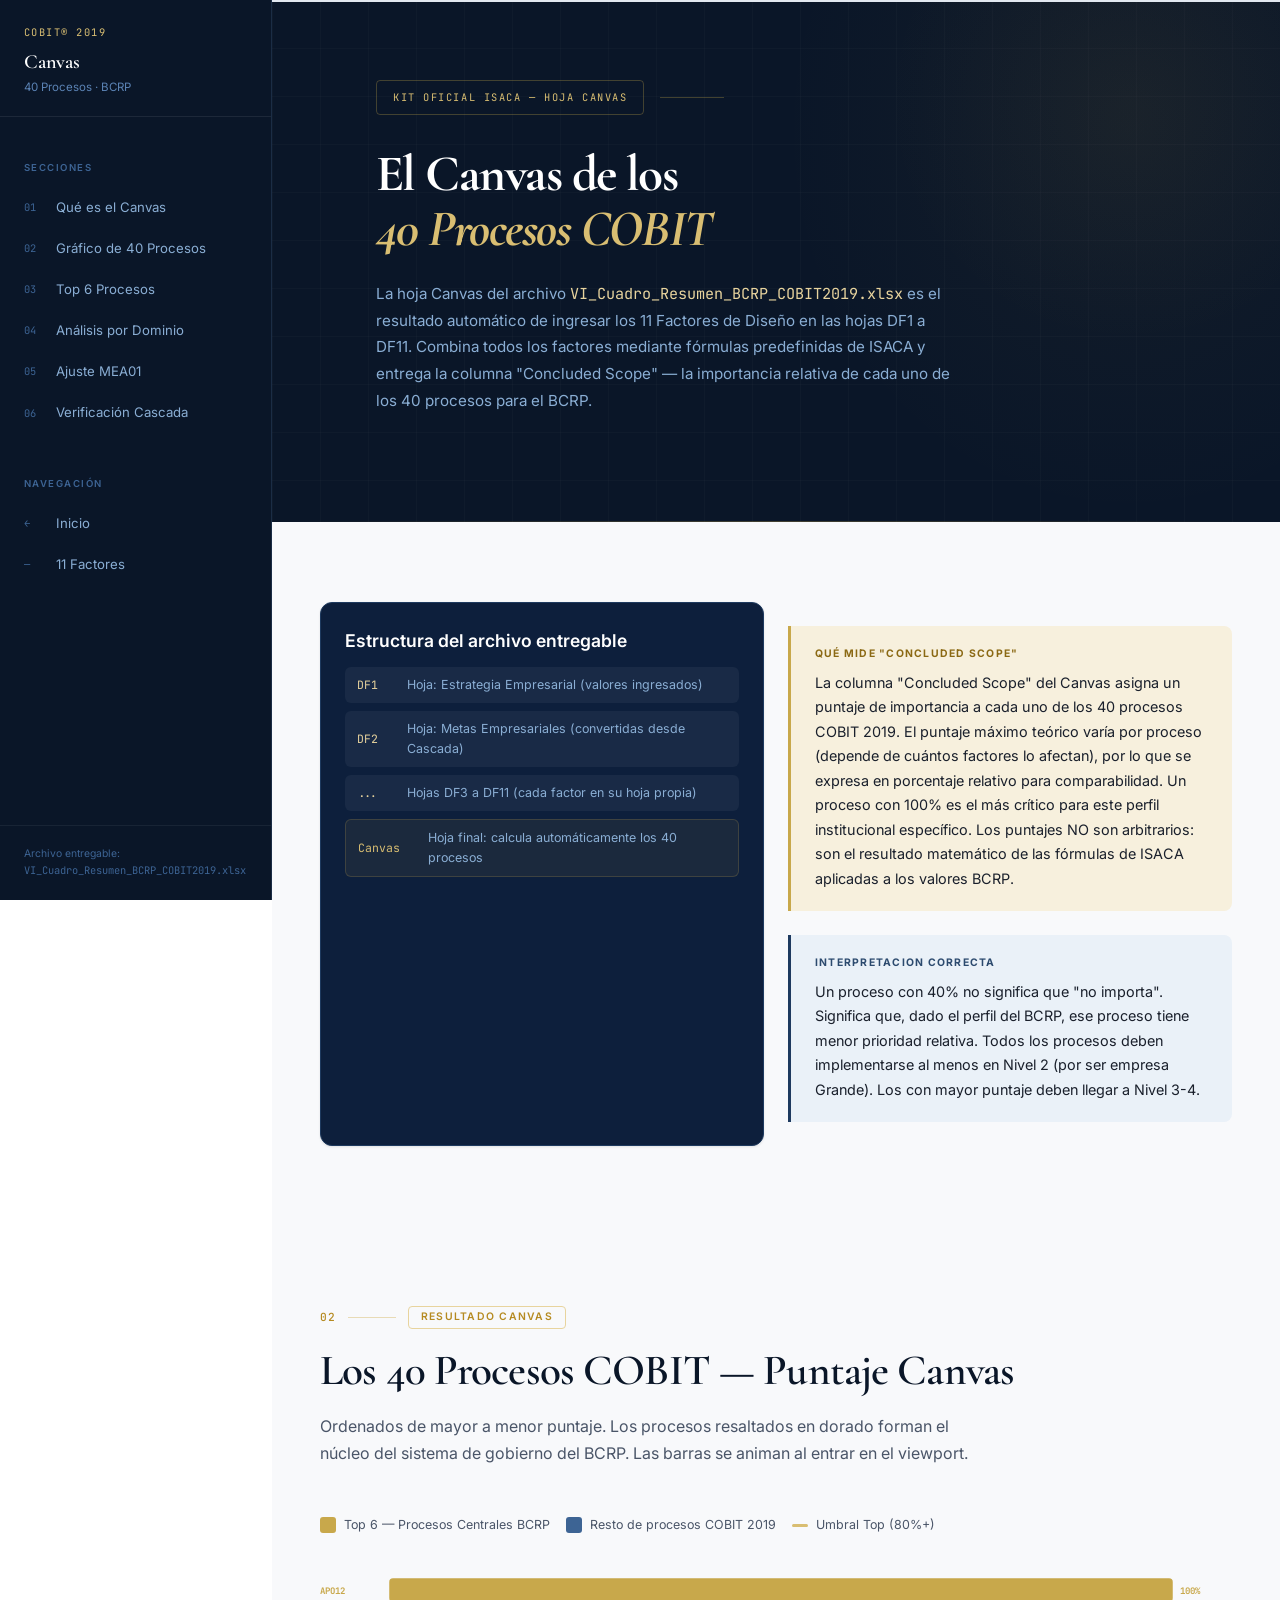
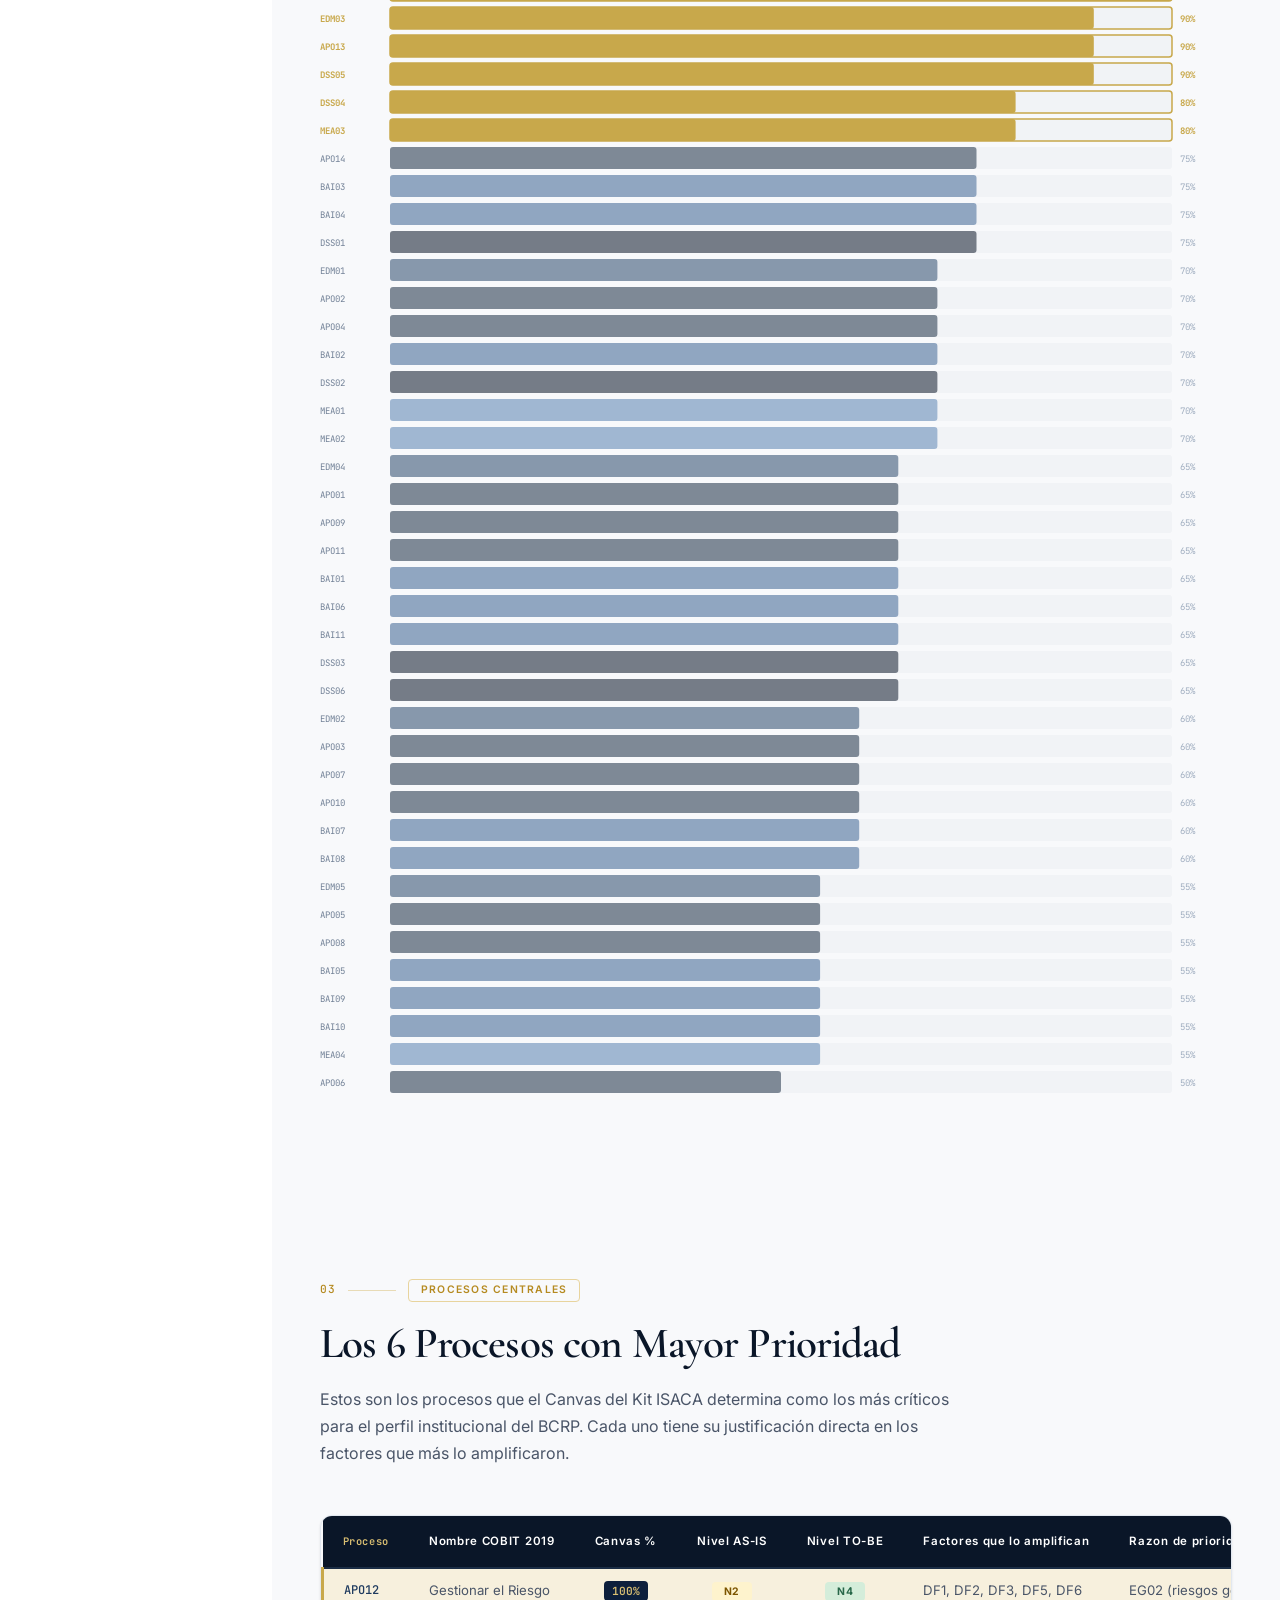
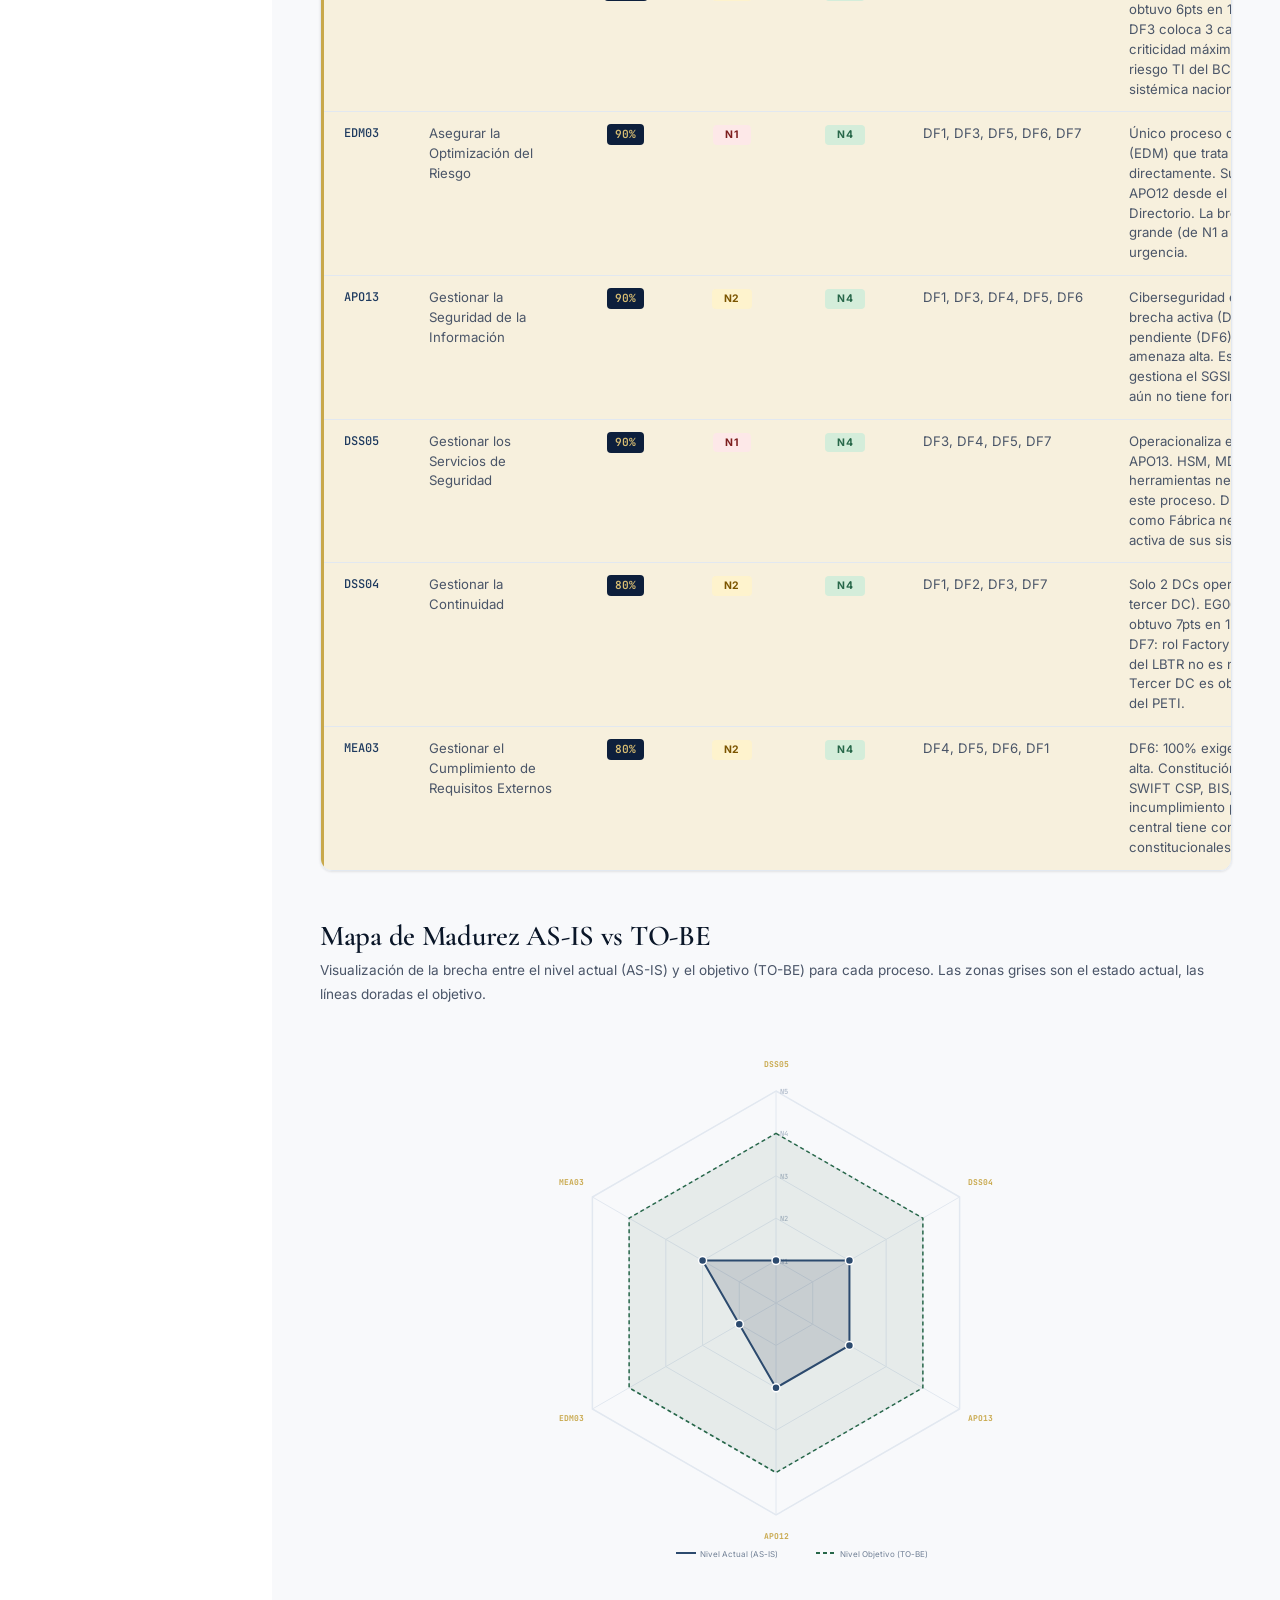
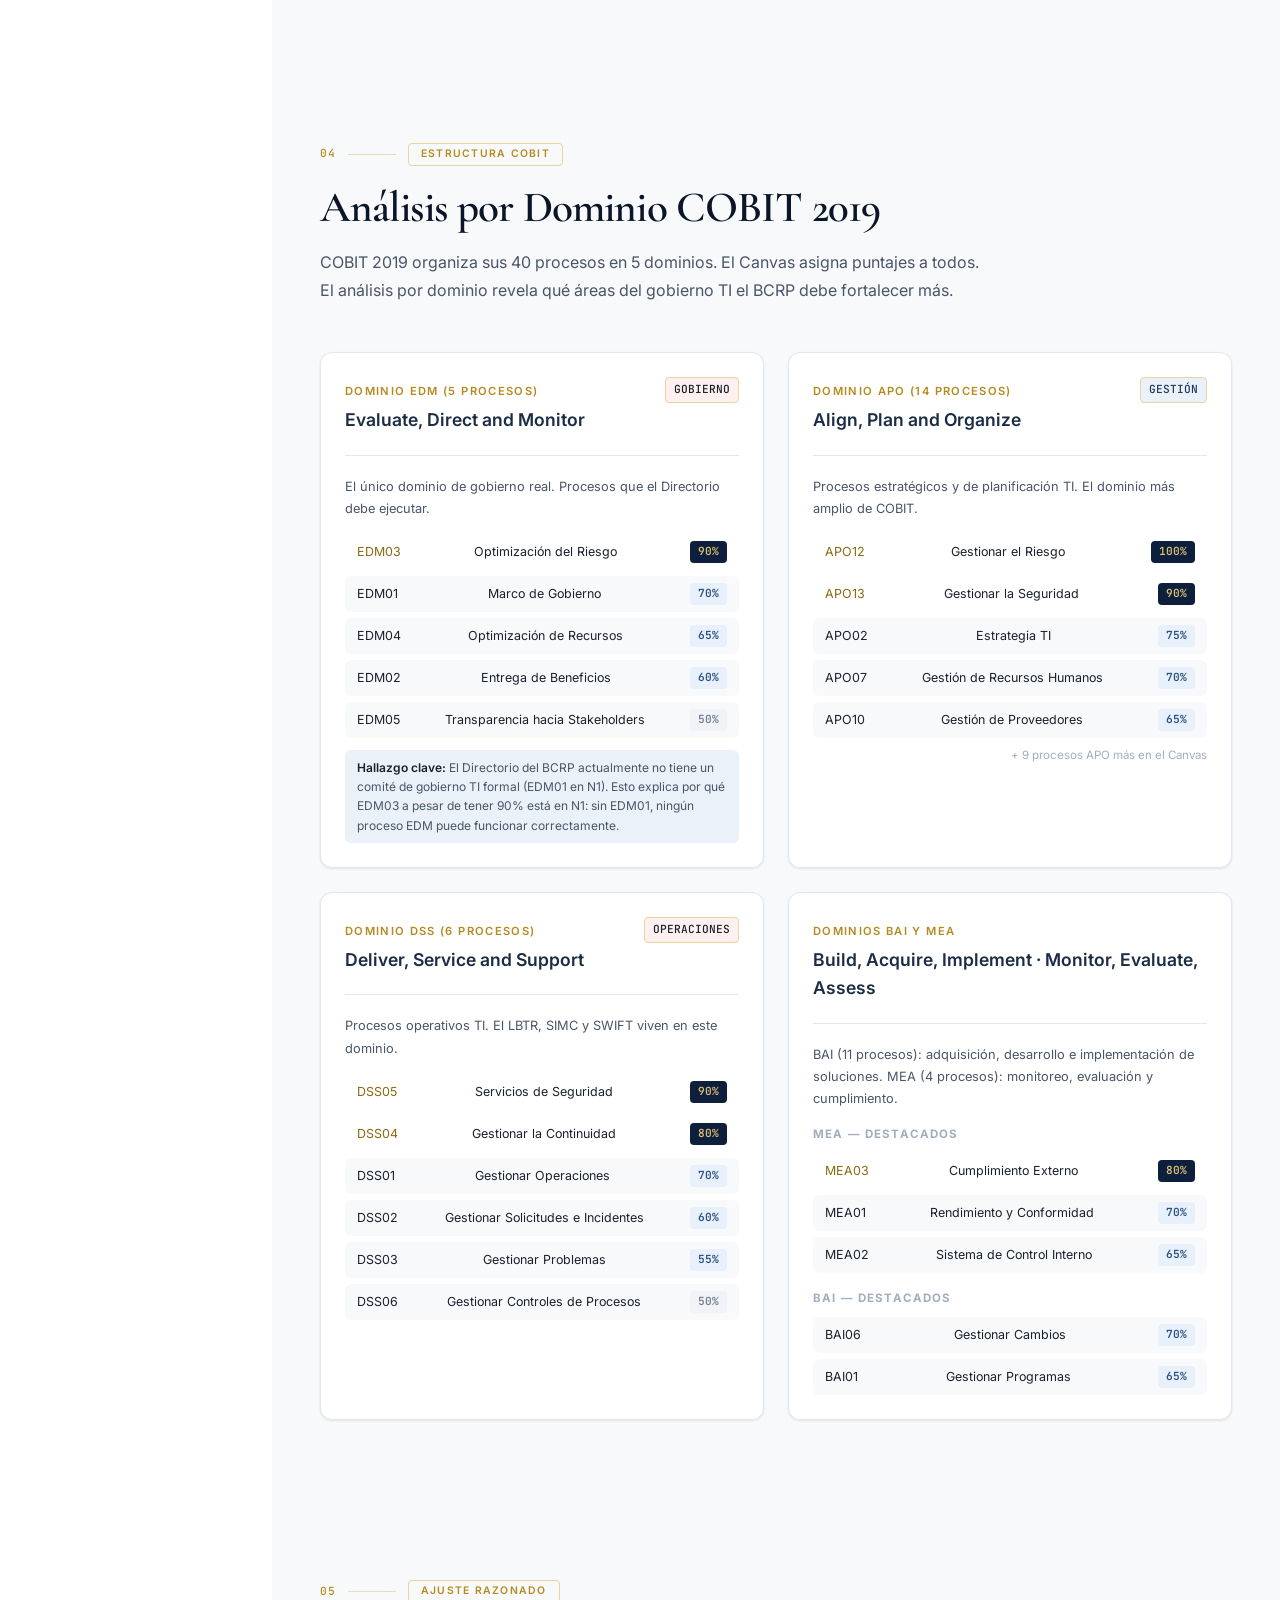
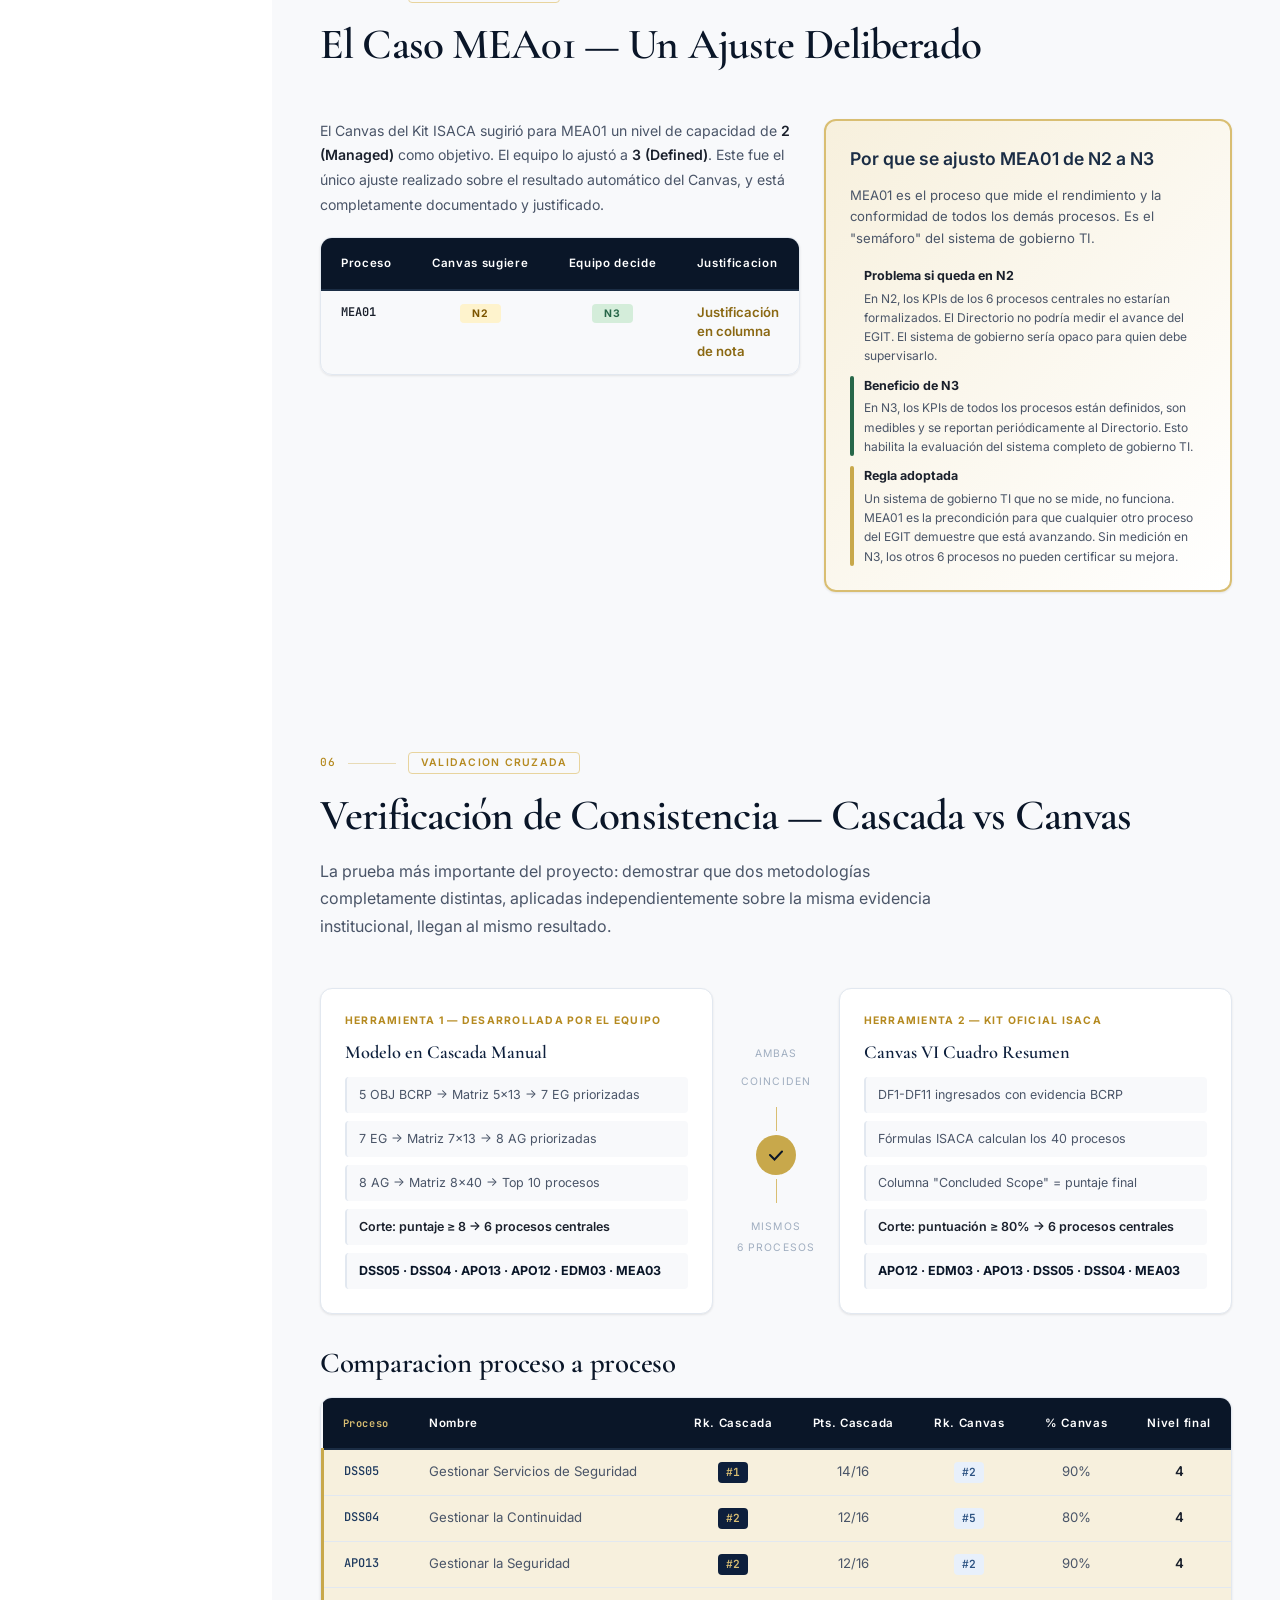
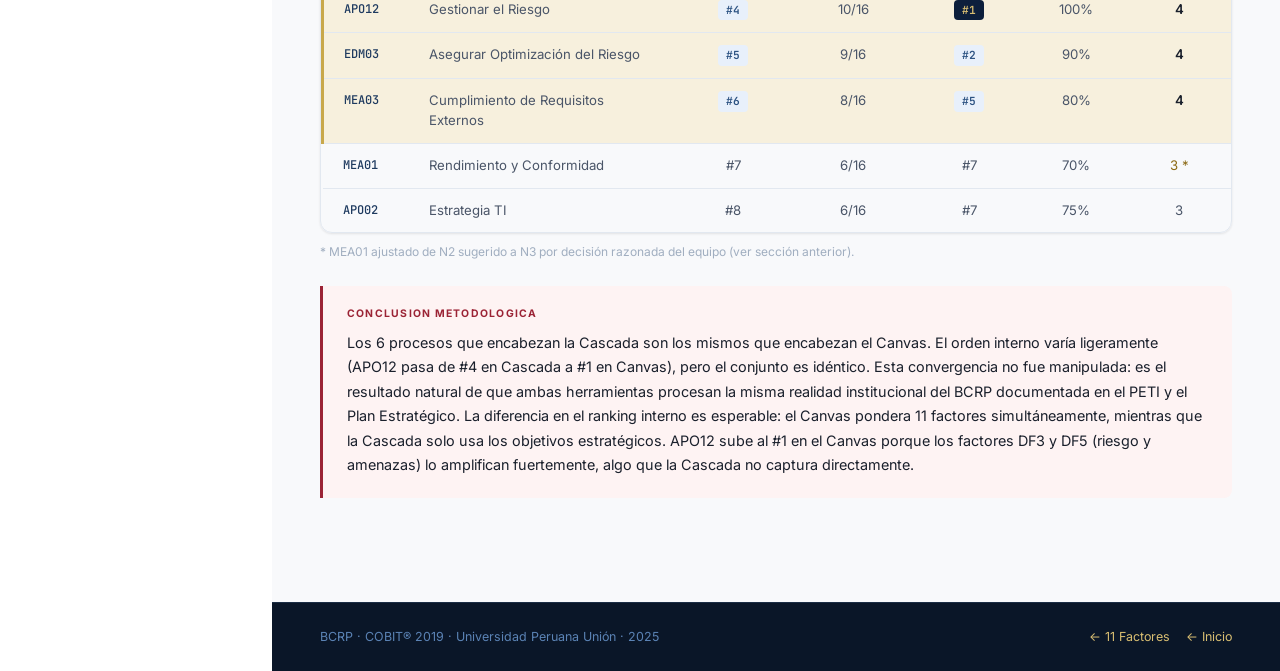
<file: presentacion/html/canvas.html>
<!DOCTYPE html>
<html lang="es">
<head>
  <meta charset="UTF-8">
  <meta name="viewport" content="width=device-width, initial-scale=1.0">
  <title>Canvas — 40 Procesos COBIT 2019 · BCRP</title>
  <link rel="stylesheet" href="../css/main.css">
  <link rel="stylesheet" href="../css/components.css">
  <link rel="stylesheet" href="../css/animations.css">
</head>
<body>

<div class="sidebar-overlay" id="sidebar-overlay"></div>

<header class="mobile-header">
  <span class="mobile-logo">Canvas COBIT 2019</span>
  <button class="mobile-menu-btn" id="mobile-menu-btn" aria-label="Menú" aria-expanded="false">
    <span></span><span></span><span></span>
  </button>
</header>

<div class="scroll-progress" aria-hidden="true">
  <div class="scroll-progress-bar"></div>
</div>

<!-- SIDEBAR -->
<nav class="sidebar" id="sidebar" aria-label="Navegación">
  <div class="sidebar-brand">
    <span class="sidebar-brand-label">COBIT® 2019</span>
    <div class="sidebar-brand-title">Canvas</div>
    <div class="sidebar-brand-sub">40 Procesos · BCRP</div>
  </div>

  <div class="sidebar-nav">
    <div class="sidebar-nav-group">
      <span class="sidebar-nav-group-label">Secciones</span>
    </div>
    <a href="#que-es"        class="sidebar-nav-item" data-section="que-es"><span class="sidebar-nav-num">01</span> Qué es el Canvas</a>
    <a href="#grafico"       class="sidebar-nav-item" data-section="grafico"><span class="sidebar-nav-num">02</span> Gráfico de 40 Procesos</a>
    <a href="#top6"          class="sidebar-nav-item" data-section="top6"><span class="sidebar-nav-num">03</span> Top 6 Procesos</a>
    <a href="#dominios"      class="sidebar-nav-item" data-section="dominios"><span class="sidebar-nav-num">04</span> Análisis por Dominio</a>
    <a href="#mea01"         class="sidebar-nav-item" data-section="mea01"><span class="sidebar-nav-num">05</span> Ajuste MEA01</a>
    <a href="#convergencia"  class="sidebar-nav-item" data-section="convergencia"><span class="sidebar-nav-num">06</span> Verificación Cascada</a>

    <div class="sidebar-nav-group" style="margin-top:16px;">
      <span class="sidebar-nav-group-label">Navegación</span>
    </div>
    <a href="index.html"    class="sidebar-nav-item"><span class="sidebar-nav-num">←</span> Inicio</a>
    <a href="factores.html" class="sidebar-nav-item"><span class="sidebar-nav-num">—</span> 11 Factores</a>
  </div>

  <div class="sidebar-footer">
    <p class="sidebar-footer-text">
      Archivo entregable:<br>
      <span style="font-family:'JetBrains Mono',monospace; font-size:.65rem; word-break:break-all;">VI_Cuadro_Resumen_BCRP_COBIT2019.xlsx</span>
    </p>
  </div>
</nav>

<!-- CONTENIDO -->
<main class="main-content">

  <!-- INTRO HERO -->
  <section class="hero" id="que-es" style="min-height:50vh; padding:80px 0 60px;">
    <div class="hero-bg-grid" aria-hidden="true"></div>
    <div class="hero-orb hero-orb-1" aria-hidden="true"></div>

    <div class="hero-inner" style="max-width:800px;">
      <div class="hero-eyebrow animate-fade-down">
        <span class="hero-badge">Kit Oficial ISACA — Hoja Canvas</span>
        <span class="hero-line"></span>
      </div>

      <h1 class="hero-title animate-fade-up delay-100" style="font-size:clamp(2rem,5vw,3.2rem);">
        El Canvas de los<br><em>40 Procesos COBIT</em>
      </h1>

      <p class="hero-subtitle animate-fade-up delay-200" style="font-size:.95rem;">
        La hoja Canvas del archivo <span style="font-family:'JetBrains Mono',monospace; color:var(--gold-300);">VI_Cuadro_Resumen_BCRP_COBIT2019.xlsx</span>
        es el resultado automático de ingresar los 11 Factores de Diseño en las hojas DF1 a DF11.
        Combina todos los factores mediante fórmulas predefinidas de ISACA y entrega la columna
        "Concluded Scope" — la importancia relativa de cada uno de los 40 procesos para el BCRP.
      </p>
    </div>
  </section>

  <!-- COMO FUNCIONA -->
  <section class="section" id="como-funciona">
    <div class="section-inner">
      <div class="grid-2 stagger-group">
        <div class="card card-navy reveal">
          <h4 style="color:var(--white); margin-bottom:12px;">Estructura del archivo entregable</h4>
          <div style="display:flex; flex-direction:column; gap:8px;">
            <div style="display:flex; align-items:center; gap:10px; background:rgba(255,255,255,.05); padding:8px 12px; border-radius:6px;">
              <span style="font-family:'JetBrains Mono',monospace; font-size:.72rem; color:var(--gold-300); min-width:40px;">DF1</span>
              <span style="font-size:.78rem; color:var(--navy-200);">Hoja: Estrategia Empresarial (valores ingresados)</span>
            </div>
            <div style="display:flex; align-items:center; gap:10px; background:rgba(255,255,255,.05); padding:8px 12px; border-radius:6px;">
              <span style="font-family:'JetBrains Mono',monospace; font-size:.72rem; color:var(--gold-300); min-width:40px;">DF2</span>
              <span style="font-size:.78rem; color:var(--navy-200);">Hoja: Metas Empresariales (convertidas desde Cascada)</span>
            </div>
            <div style="display:flex; align-items:center; gap:10px; background:rgba(255,255,255,.05); padding:8px 12px; border-radius:6px;">
              <span style="font-family:'JetBrains Mono',monospace; font-size:.72rem; color:var(--gold-300); min-width:40px;">...</span>
              <span style="font-size:.78rem; color:var(--navy-200);">Hojas DF3 a DF11 (cada factor en su hoja propia)</span>
            </div>
            <div style="display:flex; align-items:center; gap:10px; background:rgba(200,168,75,.08); padding:8px 12px; border-radius:6px; border:1px solid rgba(200,168,75,.2);">
              <span style="font-family:'JetBrains Mono',monospace; font-size:.72rem; color:var(--gold-400); min-width:60px;">Canvas</span>
              <span style="font-size:.78rem; color:var(--navy-200);">Hoja final: calcula automáticamente los 40 procesos</span>
            </div>
          </div>
        </div>

        <div class="reveal">
          <div class="insight-box">
            <div class="insight-box-label">Qué mide "Concluded Scope"</div>
            <p class="insight-box-text">
              La columna "Concluded Scope" del Canvas asigna un puntaje de importancia a cada uno de los
              40 procesos COBIT 2019. El puntaje máximo teórico varía por proceso (depende de cuántos factores
              lo afectan), por lo que se expresa en porcentaje relativo para comparabilidad.
              Un proceso con 100% es el más crítico para este perfil institucional específico.
              Los puntajes NO son arbitrarios: son el resultado matemático de las fórmulas
              de ISACA aplicadas a los valores BCRP.
            </p>
          </div>

          <div class="insight-box navy" style="margin-top:12px;">
            <div class="insight-box-label" style="color:var(--navy-500);">Interpretacion correcta</div>
            <p class="insight-box-text">
              Un proceso con 40% no significa que "no importa". Significa que, dado el perfil del BCRP,
              ese proceso tiene menor prioridad relativa. Todos los procesos deben implementarse al menos
              en Nivel 2 (por ser empresa Grande). Los con mayor puntaje deben llegar a Nivel 3-4.
            </p>
          </div>
        </div>
      </div>
    </div>
  </section>

  <!-- GRÁFICO 40 PROCESOS -->
  <section class="section section-alt" id="grafico">
    <div class="section-inner">
      <div class="section-header reveal">
        <div class="section-eyebrow">
          <span class="section-num">02</span>
          <span class="section-divider"></span>
          <span class="section-tag">Resultado Canvas</span>
        </div>
        <h2 class="section-title">Los 40 Procesos COBIT — Puntaje Canvas</h2>
        <p class="section-subtitle">
          Ordenados de mayor a menor puntaje. Los procesos resaltados en dorado forman el núcleo
          del sistema de gobierno del BCRP. Las barras se animan al entrar en el viewport.
        </p>
      </div>

      <!-- Leyenda -->
      <div class="reveal" style="display:flex; gap:16px; flex-wrap:wrap; margin-bottom:24px;">
        <div style="display:flex; align-items:center; gap:8px;">
          <div style="width:16px; height:16px; border-radius:3px; background:var(--gold-500);"></div>
          <span style="font-size:.78rem; color:var(--text-secondary);">Top 6 — Procesos Centrales BCRP</span>
        </div>
        <div style="display:flex; align-items:center; gap:8px;">
          <div style="width:16px; height:16px; border-radius:3px; background:var(--navy-400);"></div>
          <span style="font-size:.78rem; color:var(--text-secondary);">Resto de procesos COBIT 2019</span>
        </div>
        <div style="display:flex; align-items:center; gap:8px;">
          <div style="width:16px; height:3px; border-radius:3px; background:var(--gold-400); border: 1px dashed var(--gold-400);"></div>
          <span style="font-size:.78rem; color:var(--text-secondary);">Umbral Top (80%+)</span>
        </div>
      </div>

      <div id="chart-processes" style="min-height:1100px;" class="reveal"></div>
    </div>
  </section>

  <!-- TOP 6 -->
  <section class="section" id="top6">
    <div class="section-inner">
      <div class="section-header reveal">
        <div class="section-eyebrow">
          <span class="section-num">03</span>
          <span class="section-divider"></span>
          <span class="section-tag">Procesos Centrales</span>
        </div>
        <h2 class="section-title">Los 6 Procesos con Mayor Prioridad</h2>
        <p class="section-subtitle">
          Estos son los procesos que el Canvas del Kit ISACA determina como los más críticos
          para el perfil institucional del BCRP. Cada uno tiene su justificación directa
          en los factores que más lo amplificaron.
        </p>
      </div>

      <div class="table-wrap reveal">
        <table class="data-table">
          <thead>
            <tr>
              <th class="mono">Proceso</th>
              <th>Nombre COBIT 2019</th>
              <th class="center">Canvas %</th>
              <th class="center">Nivel AS-IS</th>
              <th class="center">Nivel TO-BE</th>
              <th>Factores que lo amplifican</th>
              <th>Razon de prioridad para el BCRP</th>
            </tr>
          </thead>
          <tbody>
            <tr class="row-highlight">
              <td class="mono">APO12</td>
              <td>Gestionar el Riesgo</td>
              <td class="center"><span class="score-badge high">100%</span></td>
              <td class="center"><span class="risk-badge high">N2</span></td>
              <td class="center"><span class="risk-badge low">N4</span></td>
              <td>DF1, DF2, DF3, DF5, DF6</td>
              <td>EG02 (riesgos gestionados) obtuvo 6pts en 1ra Cascada. DF3 coloca 3 categorías en criticidad máxima 25/25. El riesgo TI del BCRP es de escala sistémica nacional.</td>
            </tr>
            <tr class="row-highlight">
              <td class="mono">EDM03</td>
              <td>Asegurar la Optimización del Riesgo</td>
              <td class="center"><span class="score-badge high">90%</span></td>
              <td class="center"><span class="risk-badge very-high">N1</span></td>
              <td class="center"><span class="risk-badge low">N4</span></td>
              <td>DF1, DF3, DF5, DF6, DF7</td>
              <td>Único proceso de gobierno (EDM) que trata el riesgo directamente. Supervisa a APO12 desde el nivel del Directorio. La brecha más grande (de N1 a N4) refleja la urgencia.</td>
            </tr>
            <tr class="row-highlight">
              <td class="mono">APO13</td>
              <td>Gestionar la Seguridad de la Información</td>
              <td class="center"><span class="score-badge high">90%</span></td>
              <td class="center"><span class="risk-badge high">N2</span></td>
              <td class="center"><span class="risk-badge low">N4</span></td>
              <td>DF1, DF3, DF4, DF5, DF6</td>
              <td>Ciberseguridad en el PETI como brecha activa (DF4). ISO 27001 pendiente (DF6). DF5: 100% amenaza alta. Es el proceso que gestiona el SGSI que el BCRP aún no tiene formalizado.</td>
            </tr>
            <tr class="row-highlight">
              <td class="mono">DSS05</td>
              <td>Gestionar los Servicios de Seguridad</td>
              <td class="center"><span class="score-badge high">90%</span></td>
              <td class="center"><span class="risk-badge very-high">N1</span></td>
              <td class="center"><span class="risk-badge low">N4</span></td>
              <td>DF3, DF4, DF5, DF7</td>
              <td>Operacionaliza el SGSI de APO13. HSM, MDM, SIEM son herramientas necesarias para este proceso. DF7: el BCRP como Fábrica necesita defensa activa de sus sistemas 24/7.</td>
            </tr>
            <tr class="row-highlight">
              <td class="mono">DSS04</td>
              <td>Gestionar la Continuidad</td>
              <td class="center"><span class="score-badge high">80%</span></td>
              <td class="center"><span class="risk-badge high">N2</span></td>
              <td class="center"><span class="risk-badge low">N4</span></td>
              <td>DF1, DF2, DF3, DF7</td>
              <td>Solo 2 DCs operativos (sin tercer DC). EG06 (continuidad) obtuvo 7pts en 1ra Cascada. DF7: rol Factory = la continuidad del LBTR no es negociable. Tercer DC es objetivo urgente del PETI.</td>
            </tr>
            <tr class="row-highlight">
              <td class="mono">MEA03</td>
              <td>Gestionar el Cumplimiento de Requisitos Externos</td>
              <td class="center"><span class="score-badge high">80%</span></td>
              <td class="center"><span class="risk-badge high">N2</span></td>
              <td class="center"><span class="risk-badge low">N4</span></td>
              <td>DF4, DF5, DF6, DF1</td>
              <td>DF6: 100% exigencia normativa alta. Constitución Art. 84°, SWIFT CSP, BIS, ISO 27001. El incumplimiento para un banco central tiene consecuencias constitucionales.</td>
            </tr>
          </tbody>
        </table>
      </div>

      <!-- Radar de madurez -->
      <div style="margin-top:48px;">
        <div class="reveal" style="margin-bottom:16px;">
          <h3>Mapa de Madurez AS-IS vs TO-BE</h3>
          <p style="font-size:.85rem; color:var(--text-secondary); margin-top:6px;">
            Visualización de la brecha entre el nivel actual (AS-IS) y el objetivo (TO-BE) para cada proceso.
            Las zonas grises son el estado actual, las líneas doradas el objetivo.
          </p>
        </div>
        <div id="chart-maturity" style="max-width:520px; margin:0 auto;" class="reveal"></div>
      </div>
    </div>
  </section>

  <!-- ANÁLISIS POR DOMINIO -->
  <section class="section section-alt" id="dominios">
    <div class="section-inner">
      <div class="section-header reveal">
        <div class="section-eyebrow">
          <span class="section-num">04</span>
          <span class="section-divider"></span>
          <span class="section-tag">Estructura COBIT</span>
        </div>
        <h2 class="section-title">Análisis por Dominio COBIT 2019</h2>
        <p class="section-subtitle">
          COBIT 2019 organiza sus 40 procesos en 5 dominios. El Canvas asigna puntajes a todos.
          El análisis por dominio revela qué áreas del gobierno TI el BCRP debe fortalecer más.
        </p>
      </div>

      <div class="grid-2 stagger-group">

        <div class="card reveal">
          <div class="card-header">
            <div>
              <span class="text-label">Dominio EDM (5 procesos)</span>
              <h4 style="margin-top:4px;">Evaluate, Direct and Monitor</h4>
            </div>
            <span class="card-code" style="color:var(--risk-very-high); background:#fff0f0;">GOBIERNO</span>
          </div>
          <p style="font-size:.8rem; margin-bottom:14px;">El único dominio de gobierno real. Procesos que el Directorio debe ejecutar.</p>
          <div style="display:flex; flex-direction:column; gap:6px;">
            <div style="display:flex; justify-content:space-between; align-items:center; background:var(--gold-50); padding:7px 12px; border-radius:6px; border:1px solid var(--gold-200);">
              <span class="mono" style="font-size:.78rem; color:var(--gold-700);">EDM03</span>
              <span style="font-size:.78rem;">Optimización del Riesgo</span>
              <span class="score-badge high">90%</span>
            </div>
            <div style="display:flex; justify-content:space-between; align-items:center; background:var(--gray-50); padding:7px 12px; border-radius:6px;">
              <span class="mono" style="font-size:.78rem;">EDM01</span>
              <span style="font-size:.78rem;">Marco de Gobierno</span>
              <span class="score-badge s1">70%</span>
            </div>
            <div style="display:flex; justify-content:space-between; align-items:center; background:var(--gray-50); padding:7px 12px; border-radius:6px;">
              <span class="mono" style="font-size:.78rem;">EDM04</span>
              <span style="font-size:.78rem;">Optimización de Recursos</span>
              <span class="score-badge s1">65%</span>
            </div>
            <div style="display:flex; justify-content:space-between; align-items:center; background:var(--gray-50); padding:7px 12px; border-radius:6px;">
              <span class="mono" style="font-size:.78rem;">EDM02</span>
              <span style="font-size:.78rem;">Entrega de Beneficios</span>
              <span class="score-badge s1">60%</span>
            </div>
            <div style="display:flex; justify-content:space-between; align-items:center; background:var(--gray-50); padding:7px 12px; border-radius:6px;">
              <span class="mono" style="font-size:.78rem;">EDM05</span>
              <span style="font-size:.78rem;">Transparencia hacia Stakeholders</span>
              <span class="score-badge s0">50%</span>
            </div>
          </div>
          <div style="margin-top:12px; font-size:.75rem; color:var(--text-secondary); background:var(--navy-50); padding:8px 12px; border-radius:6px;">
            <strong>Hallazgo clave:</strong> El Directorio del BCRP actualmente no tiene un comité de gobierno TI
            formal (EDM01 en N1). Esto explica por qué EDM03 a pesar de tener 90% está en N1: sin EDM01, ningún
            proceso EDM puede funcionar correctamente.
          </div>
        </div>

        <div class="card reveal">
          <div class="card-header">
            <div>
              <span class="text-label">Dominio APO (14 procesos)</span>
              <h4 style="margin-top:4px;">Align, Plan and Organize</h4>
            </div>
            <span class="card-code" style="color:var(--navy-600); background:var(--navy-50);">GESTIÓN</span>
          </div>
          <p style="font-size:.8rem; margin-bottom:14px;">Procesos estratégicos y de planificación TI. El dominio más amplio de COBIT.</p>
          <div style="display:flex; flex-direction:column; gap:6px;">
            <div style="display:flex; justify-content:space-between; align-items:center; background:var(--gold-50); padding:7px 12px; border-radius:6px; border:1px solid var(--gold-200);">
              <span class="mono" style="font-size:.78rem; color:var(--gold-700);">APO12</span>
              <span style="font-size:.78rem;">Gestionar el Riesgo</span>
              <span class="score-badge high">100%</span>
            </div>
            <div style="display:flex; justify-content:space-between; align-items:center; background:var(--gold-50); padding:7px 12px; border-radius:6px; border:1px solid var(--gold-200);">
              <span class="mono" style="font-size:.78rem; color:var(--gold-700);">APO13</span>
              <span style="font-size:.78rem;">Gestionar la Seguridad</span>
              <span class="score-badge high">90%</span>
            </div>
            <div style="display:flex; justify-content:space-between; align-items:center; background:var(--gray-50); padding:7px 12px; border-radius:6px;">
              <span class="mono" style="font-size:.78rem;">APO02</span>
              <span style="font-size:.78rem;">Estrategia TI</span>
              <span class="score-badge s1">75%</span>
            </div>
            <div style="display:flex; justify-content:space-between; align-items:center; background:var(--gray-50); padding:7px 12px; border-radius:6px;">
              <span class="mono" style="font-size:.78rem;">APO07</span>
              <span style="font-size:.78rem;">Gestión de Recursos Humanos</span>
              <span class="score-badge s1">70%</span>
            </div>
            <div style="display:flex; justify-content:space-between; align-items:center; background:var(--gray-50); padding:7px 12px; border-radius:6px;">
              <span class="mono" style="font-size:.78rem;">APO10</span>
              <span style="font-size:.78rem;">Gestión de Proveedores</span>
              <span class="score-badge s1">65%</span>
            </div>
          </div>
          <div style="margin-top:8px; font-size:.72rem; color:var(--text-muted); text-align:right;">+ 9 procesos APO más en el Canvas</div>
        </div>

        <div class="card reveal">
          <div class="card-header">
            <div>
              <span class="text-label">Dominio DSS (6 procesos)</span>
              <h4 style="margin-top:4px;">Deliver, Service and Support</h4>
            </div>
            <span class="card-code" style="color:var(--risk-very-high); background:#fff0f0;">OPERACIONES</span>
          </div>
          <p style="font-size:.8rem; margin-bottom:14px;">Procesos operativos TI. El LBTR, SIMC y SWIFT viven en este dominio.</p>
          <div style="display:flex; flex-direction:column; gap:6px;">
            <div style="display:flex; justify-content:space-between; align-items:center; background:var(--gold-50); padding:7px 12px; border-radius:6px; border:1px solid var(--gold-200);">
              <span class="mono" style="font-size:.78rem; color:var(--gold-700);">DSS05</span>
              <span style="font-size:.78rem;">Servicios de Seguridad</span>
              <span class="score-badge high">90%</span>
            </div>
            <div style="display:flex; justify-content:space-between; align-items:center; background:var(--gold-50); padding:7px 12px; border-radius:6px; border:1px solid var(--gold-200);">
              <span class="mono" style="font-size:.78rem; color:var(--gold-700);">DSS04</span>
              <span style="font-size:.78rem;">Gestionar la Continuidad</span>
              <span class="score-badge high">80%</span>
            </div>
            <div style="display:flex; justify-content:space-between; align-items:center; background:var(--gray-50); padding:7px 12px; border-radius:6px;">
              <span class="mono" style="font-size:.78rem;">DSS01</span>
              <span style="font-size:.78rem;">Gestionar Operaciones</span>
              <span class="score-badge s1">70%</span>
            </div>
            <div style="display:flex; justify-content:space-between; align-items:center; background:var(--gray-50); padding:7px 12px; border-radius:6px;">
              <span class="mono" style="font-size:.78rem;">DSS02</span>
              <span style="font-size:.78rem;">Gestionar Solicitudes e Incidentes</span>
              <span class="score-badge s1">60%</span>
            </div>
            <div style="display:flex; justify-content:space-between; align-items:center; background:var(--gray-50); padding:7px 12px; border-radius:6px;">
              <span class="mono" style="font-size:.78rem;">DSS03</span>
              <span style="font-size:.78rem;">Gestionar Problemas</span>
              <span class="score-badge s1">55%</span>
            </div>
            <div style="display:flex; justify-content:space-between; align-items:center; background:var(--gray-50); padding:7px 12px; border-radius:6px;">
              <span class="mono" style="font-size:.78rem;">DSS06</span>
              <span style="font-size:.78rem;">Gestionar Controles de Procesos</span>
              <span class="score-badge s0">50%</span>
            </div>
          </div>
        </div>

        <div class="card reveal">
          <div class="card-header">
            <div>
              <span class="text-label">Dominios BAI y MEA</span>
              <h4 style="margin-top:4px;">Build, Acquire, Implement · Monitor, Evaluate, Assess</h4>
            </div>
          </div>
          <p style="font-size:.8rem; margin-bottom:14px;">
            BAI (11 procesos): adquisición, desarrollo e implementación de soluciones.
            MEA (4 procesos): monitoreo, evaluación y cumplimiento.
          </p>
          <div style="margin-bottom:10px; font-size:.72rem; font-weight:700; letter-spacing:.1em; text-transform:uppercase; color:var(--text-muted);">MEA — Destacados</div>
          <div style="display:flex; flex-direction:column; gap:6px; margin-bottom:16px;">
            <div style="display:flex; justify-content:space-between; align-items:center; background:var(--gold-50); padding:7px 12px; border-radius:6px; border:1px solid var(--gold-200);">
              <span class="mono" style="font-size:.78rem; color:var(--gold-700);">MEA03</span>
              <span style="font-size:.78rem;">Cumplimiento Externo</span>
              <span class="score-badge high">80%</span>
            </div>
            <div style="display:flex; justify-content:space-between; align-items:center; background:var(--gray-50); padding:7px 12px; border-radius:6px;">
              <span class="mono" style="font-size:.78rem;">MEA01</span>
              <span style="font-size:.78rem;">Rendimiento y Conformidad</span>
              <span class="score-badge s1">70%</span>
            </div>
            <div style="display:flex; justify-content:space-between; align-items:center; background:var(--gray-50); padding:7px 12px; border-radius:6px;">
              <span class="mono" style="font-size:.78rem;">MEA02</span>
              <span style="font-size:.78rem;">Sistema de Control Interno</span>
              <span class="score-badge s1">65%</span>
            </div>
          </div>

          <div style="margin-bottom:10px; font-size:.72rem; font-weight:700; letter-spacing:.1em; text-transform:uppercase; color:var(--text-muted);">BAI — Destacados</div>
          <div style="display:flex; flex-direction:column; gap:6px;">
            <div style="display:flex; justify-content:space-between; align-items:center; background:var(--gray-50); padding:7px 12px; border-radius:6px;">
              <span class="mono" style="font-size:.78rem;">BAI06</span>
              <span style="font-size:.78rem;">Gestionar Cambios</span>
              <span class="score-badge s1">70%</span>
            </div>
            <div style="display:flex; justify-content:space-between; align-items:center; background:var(--gray-50); padding:7px 12px; border-radius:6px;">
              <span class="mono" style="font-size:.78rem;">BAI01</span>
              <span style="font-size:.78rem;">Gestionar Programas</span>
              <span class="score-badge s1">65%</span>
            </div>
          </div>
        </div>

      </div>
    </div>
  </section>

  <!-- AJUSTE MEA01 -->
  <section class="section" id="mea01">
    <div class="section-inner">
      <div class="section-header reveal">
        <div class="section-eyebrow">
          <span class="section-num">05</span>
          <span class="section-divider"></span>
          <span class="section-tag">Ajuste razonado</span>
        </div>
        <h2 class="section-title">El Caso MEA01 — Un Ajuste Deliberado</h2>
      </div>

      <div class="grid-2 stagger-group">
        <div class="reveal">
          <p style="font-size:.88rem; line-height:1.75; margin-bottom:20px;">
            El Canvas del Kit ISACA sugirió para MEA01 un nivel de capacidad de <strong>2 (Managed)</strong>
            como objetivo. El equipo lo ajustó a <strong>3 (Defined)</strong>. Este fue el único ajuste
            realizado sobre el resultado automático del Canvas, y está completamente documentado y justificado.
          </p>

          <div class="table-wrap">
            <table class="data-table">
              <thead>
                <tr>
                  <th>Proceso</th>
                  <th class="center">Canvas sugiere</th>
                  <th class="center">Equipo decide</th>
                  <th>Justificacion</th>
                </tr>
              </thead>
              <tbody>
                <tr>
                  <td class="mono"><strong>MEA01</strong></td>
                  <td class="center"><span class="risk-badge high">N2</span></td>
                  <td class="center"><span class="risk-badge low">N3</span></td>
                  <td style="color:var(--gold-700); font-weight:600;">Justificación en columna de nota</td>
                </tr>
              </tbody>
            </table>
          </div>
        </div>

        <div class="reveal">
          <div class="card card-highlight">
            <h4 style="margin-bottom:12px;">Por que se ajusto MEA01 de N2 a N3</h4>
            <p style="font-size:.82rem; line-height:1.65; margin-bottom:16px;">
              MEA01 es el proceso que mide el rendimiento y la conformidad de todos los demás procesos.
              Es el "semáforo" del sistema de gobierno TI.
            </p>
            <div style="display:flex; flex-direction:column; gap:10px;">
              <div style="display:flex; gap:10px;">
                <div style="width:4px; border-radius:2px; background:var(--risk-very-high); flex-shrink:0;"></div>
                <div>
                  <div style="font-size:.78rem; font-weight:700; margin-bottom:3px;">Problema si queda en N2</div>
                  <div style="font-size:.75rem; color:var(--text-secondary);">En N2, los KPIs de los 6 procesos centrales no estarían formalizados. El Directorio no podría medir el avance del EGIT. El sistema de gobierno sería opaco para quien debe supervisarlo.</div>
                </div>
              </div>
              <div style="display:flex; gap:10px;">
                <div style="width:4px; border-radius:2px; background:var(--risk-low); flex-shrink:0;"></div>
                <div>
                  <div style="font-size:.78rem; font-weight:700; margin-bottom:3px;">Beneficio de N3</div>
                  <div style="font-size:.75rem; color:var(--text-secondary);">En N3, los KPIs de todos los procesos están definidos, son medibles y se reportan periódicamente al Directorio. Esto habilita la evaluación del sistema completo de gobierno TI.</div>
                </div>
              </div>
              <div style="display:flex; gap:10px;">
                <div style="width:4px; border-radius:2px; background:var(--gold-500); flex-shrink:0;"></div>
                <div>
                  <div style="font-size:.78rem; font-weight:700; margin-bottom:3px;">Regla adoptada</div>
                  <div style="font-size:.75rem; color:var(--text-secondary);">Un sistema de gobierno TI que no se mide, no funciona. MEA01 es la precondición para que cualquier otro proceso del EGIT demuestre que está avanzando. Sin medición en N3, los otros 6 procesos no pueden certificar su mejora.</div>
                </div>
              </div>
            </div>
          </div>
        </div>
      </div>
    </div>
  </section>

  <!-- VERIFICACION CONVERGENCIA -->
  <section class="section section-alt" id="convergencia">
    <div class="section-inner">
      <div class="section-header reveal">
        <div class="section-eyebrow">
          <span class="section-num">06</span>
          <span class="section-divider"></span>
          <span class="section-tag">Validacion cruzada</span>
        </div>
        <h2 class="section-title">Verificación de Consistencia — Cascada vs Canvas</h2>
        <p class="section-subtitle">
          La prueba más importante del proyecto: demostrar que dos metodologías completamente distintas,
          aplicadas independientemente sobre la misma evidencia institucional, llegan al mismo resultado.
        </p>
      </div>

      <div class="convergence-diagram reveal">
        <div class="convergence-tool">
          <div class="convergence-tool-label">Herramienta 1 — Desarrollada por el equipo</div>
          <div class="convergence-tool-name">Modelo en Cascada Manual</div>
          <div class="convergence-steps">
            <div class="convergence-step">5 OBJ BCRP → Matriz 5×13 → 7 EG priorizadas</div>
            <div class="convergence-step">7 EG → Matriz 7×13 → 8 AG priorizadas</div>
            <div class="convergence-step">8 AG → Matriz 8×40 → Top 10 procesos</div>
            <div class="convergence-step"><strong>Corte: puntaje ≥ 8 → 6 procesos centrales</strong></div>
            <div class="convergence-step" style="font-weight:700; color:var(--navy-900);">DSS05 · DSS04 · APO13 · APO12 · EDM03 · MEA03</div>
          </div>
        </div>

        <div class="convergence-center">
          <div class="convergence-arrow">
            <div style="font-size:.65rem; color:var(--text-muted); letter-spacing:.1em; text-transform:uppercase; margin-bottom:8px; text-align:center;">Ambas</div>
            <div style="font-size:.65rem; color:var(--text-muted); letter-spacing:.1em; text-transform:uppercase; margin-bottom:12px; text-align:center;">coinciden</div>
            <div class="convergence-arrow-line"></div>
            <div style="width:40px; height:40px; border-radius:50%; background:var(--gold-500); display:flex; align-items:center; justify-content:center; margin:0 auto;">
              <svg width="18" height="18" viewBox="0 0 18 18" fill="none"><path d="M3 9l4.5 4.5 7.5-8" stroke="#0a1628" stroke-width="2" stroke-linecap="round"/></svg>
            </div>
            <div class="convergence-arrow-line"></div>
            <div style="font-size:.65rem; color:var(--text-muted); letter-spacing:.1em; text-transform:uppercase; margin-top:12px; text-align:center;">mismos</div>
            <div style="font-size:.65rem; color:var(--text-muted); letter-spacing:.1em; text-transform:uppercase; text-align:center;">6 procesos</div>
          </div>
        </div>

        <div class="convergence-tool">
          <div class="convergence-tool-label">Herramienta 2 — Kit Oficial ISACA</div>
          <div class="convergence-tool-name">Canvas VI Cuadro Resumen</div>
          <div class="convergence-steps">
            <div class="convergence-step">DF1-DF11 ingresados con evidencia BCRP</div>
            <div class="convergence-step">Fórmulas ISACA calculan los 40 procesos</div>
            <div class="convergence-step">Columna "Concluded Scope" = puntaje final</div>
            <div class="convergence-step"><strong>Corte: puntuación ≥ 80% → 6 procesos centrales</strong></div>
            <div class="convergence-step" style="font-weight:700; color:var(--navy-900);">APO12 · EDM03 · APO13 · DSS05 · DSS04 · MEA03</div>
          </div>
        </div>
      </div>

      <!-- Tabla de comparación proceso a proceso -->
      <div class="reveal mt-8">
        <h3 style="margin-bottom:16px;">Comparacion proceso a proceso</h3>
        <div class="table-wrap">
          <table class="data-table">
            <thead>
              <tr>
                <th class="mono">Proceso</th>
                <th>Nombre</th>
                <th class="center">Rk. Cascada</th>
                <th class="center">Pts. Cascada</th>
                <th class="center">Rk. Canvas</th>
                <th class="center">% Canvas</th>
                <th class="center">Nivel final</th>
              </tr>
            </thead>
            <tbody>
              <tr class="row-highlight">
                <td class="mono">DSS05</td>
                <td>Gestionar Servicios de Seguridad</td>
                <td class="center"><span class="score-badge high">#1</span></td>
                <td class="center">14/16</td>
                <td class="center"><span class="score-badge s1">#2</span></td>
                <td class="center">90%</td>
                <td class="center"><strong>4</strong></td>
              </tr>
              <tr class="row-highlight">
                <td class="mono">DSS04</td>
                <td>Gestionar la Continuidad</td>
                <td class="center"><span class="score-badge high">#2</span></td>
                <td class="center">12/16</td>
                <td class="center"><span class="score-badge s1">#5</span></td>
                <td class="center">80%</td>
                <td class="center"><strong>4</strong></td>
              </tr>
              <tr class="row-highlight">
                <td class="mono">APO13</td>
                <td>Gestionar la Seguridad</td>
                <td class="center"><span class="score-badge high">#2</span></td>
                <td class="center">12/16</td>
                <td class="center"><span class="score-badge s1">#2</span></td>
                <td class="center">90%</td>
                <td class="center"><strong>4</strong></td>
              </tr>
              <tr class="row-highlight">
                <td class="mono">APO12</td>
                <td>Gestionar el Riesgo</td>
                <td class="center"><span class="score-badge s1">#4</span></td>
                <td class="center">10/16</td>
                <td class="center"><span class="score-badge high">#1</span></td>
                <td class="center">100%</td>
                <td class="center"><strong>4</strong></td>
              </tr>
              <tr class="row-highlight">
                <td class="mono">EDM03</td>
                <td>Asegurar Optimización del Riesgo</td>
                <td class="center"><span class="score-badge s1">#5</span></td>
                <td class="center">9/16</td>
                <td class="center"><span class="score-badge s1">#2</span></td>
                <td class="center">90%</td>
                <td class="center"><strong>4</strong></td>
              </tr>
              <tr class="row-highlight">
                <td class="mono">MEA03</td>
                <td>Cumplimiento de Requisitos Externos</td>
                <td class="center"><span class="score-badge s1">#6</span></td>
                <td class="center">8/16</td>
                <td class="center"><span class="score-badge s1">#5</span></td>
                <td class="center">80%</td>
                <td class="center"><strong>4</strong></td>
              </tr>
              <tr>
                <td class="mono">MEA01</td>
                <td>Rendimiento y Conformidad</td>
                <td class="center">#7</td>
                <td class="center">6/16</td>
                <td class="center">#7</td>
                <td class="center">70%</td>
                <td class="center" style="color:var(--gold-700);">3 *</td>
              </tr>
              <tr>
                <td class="mono">APO02</td>
                <td>Estrategia TI</td>
                <td class="center">#8</td>
                <td class="center">6/16</td>
                <td class="center">#7</td>
                <td class="center">75%</td>
                <td class="center">3</td>
              </tr>
            </tbody>
          </table>
        </div>
        <p style="font-size:.75rem; color:var(--text-muted); margin-top:8px;">* MEA01 ajustado de N2 sugerido a N3 por decisión razonada del equipo (ver sección anterior).</p>
      </div>

      <div class="insight-box critical reveal mt-6">
        <div class="insight-box-label">Conclusion metodologica</div>
        <p class="insight-box-text">
          Los 6 procesos que encabezan la Cascada son los mismos que encabezan el Canvas.
          El orden interno varía ligeramente (APO12 pasa de #4 en Cascada a #1 en Canvas),
          pero el conjunto es idéntico. Esta convergencia no fue manipulada:
          es el resultado natural de que ambas herramientas procesan la misma realidad institucional
          del BCRP documentada en el PETI y el Plan Estratégico.
          La diferencia en el ranking interno es esperable: el Canvas pondera 11 factores simultáneamente,
          mientras que la Cascada solo usa los objetivos estratégicos.
          APO12 sube al #1 en el Canvas porque los factores DF3 y DF5 (riesgo y amenazas)
          lo amplifican fuertemente, algo que la Cascada no captura directamente.
        </p>
      </div>
    </div>
  </section>

  <footer style="background:var(--navy-900); color:var(--navy-300); padding:24px 48px; border-top:1px solid var(--navy-700);">
    <div style="max-width:var(--content-max); margin:0 auto; display:flex; justify-content:space-between; align-items:center; flex-wrap:wrap; gap:12px;">
      <div style="font-size:.78rem;">BCRP · COBIT® 2019 · Universidad Peruana Unión · 2025</div>
      <div style="display:flex; gap:16px;">
        <a href="factores.html" style="font-size:.78rem; color:var(--gold-400);">← 11 Factores</a>
        <a href="index.html"    style="font-size:.78rem; color:var(--gold-400);">← Inicio</a>
      </div>
    </div>
  </footer>

</main>

<button id="back-to-top" style="position:fixed;bottom:24px;right:24px;width:40px;height:40px;border-radius:50%;background:var(--navy-800);border:1px solid var(--navy-600);display:flex;align-items:center;justify-content:center;z-index:50;opacity:0;transition:opacity .3s;cursor:pointer;" aria-label="Volver al inicio">
  <svg width="16" height="16" viewBox="0 0 16 16" fill="none"><path d="M8 12V4M4 8l4-4 4 4" stroke="#c8a84b" stroke-width="1.5" stroke-linecap="round"/></svg>
</button>

<script src="../js/main.js"></script>
<script src="../js/animations.js"></script>
<script src="../js/charts.js"></script>
</body>
</html>
</file>
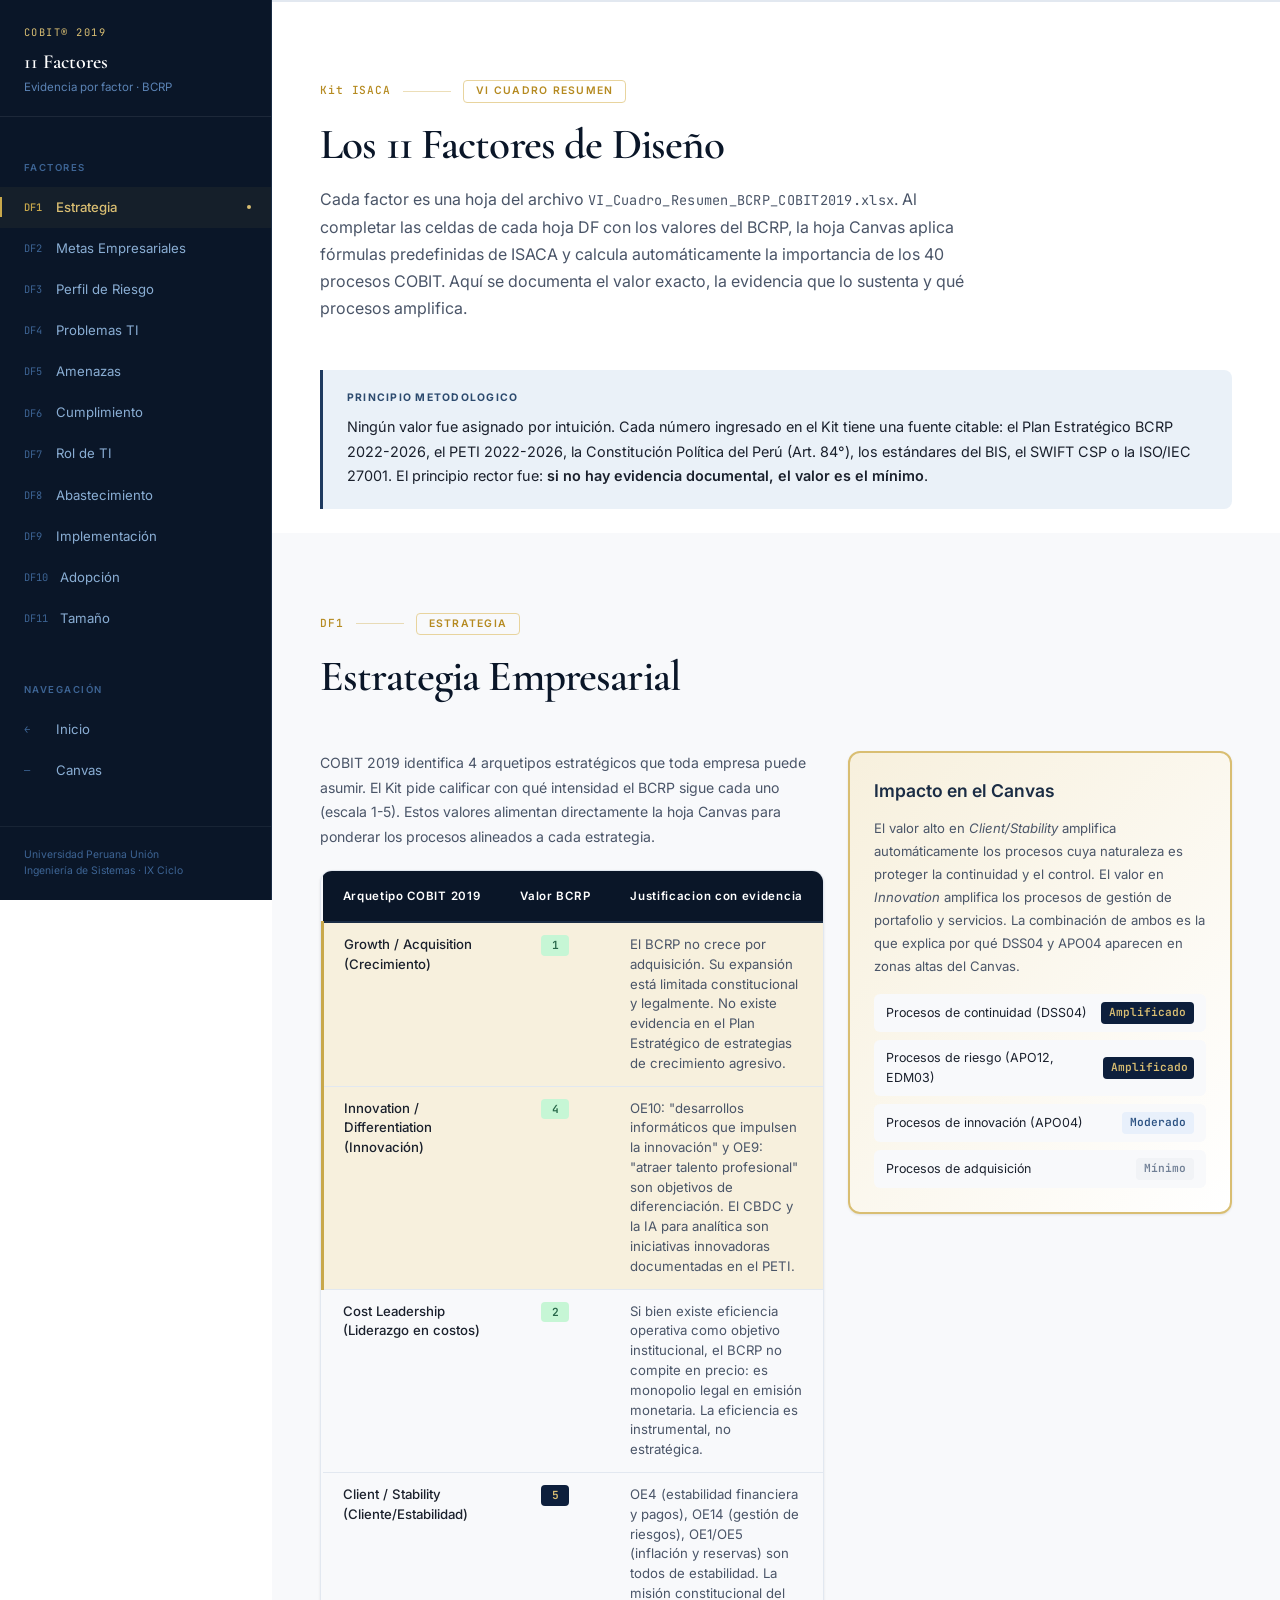
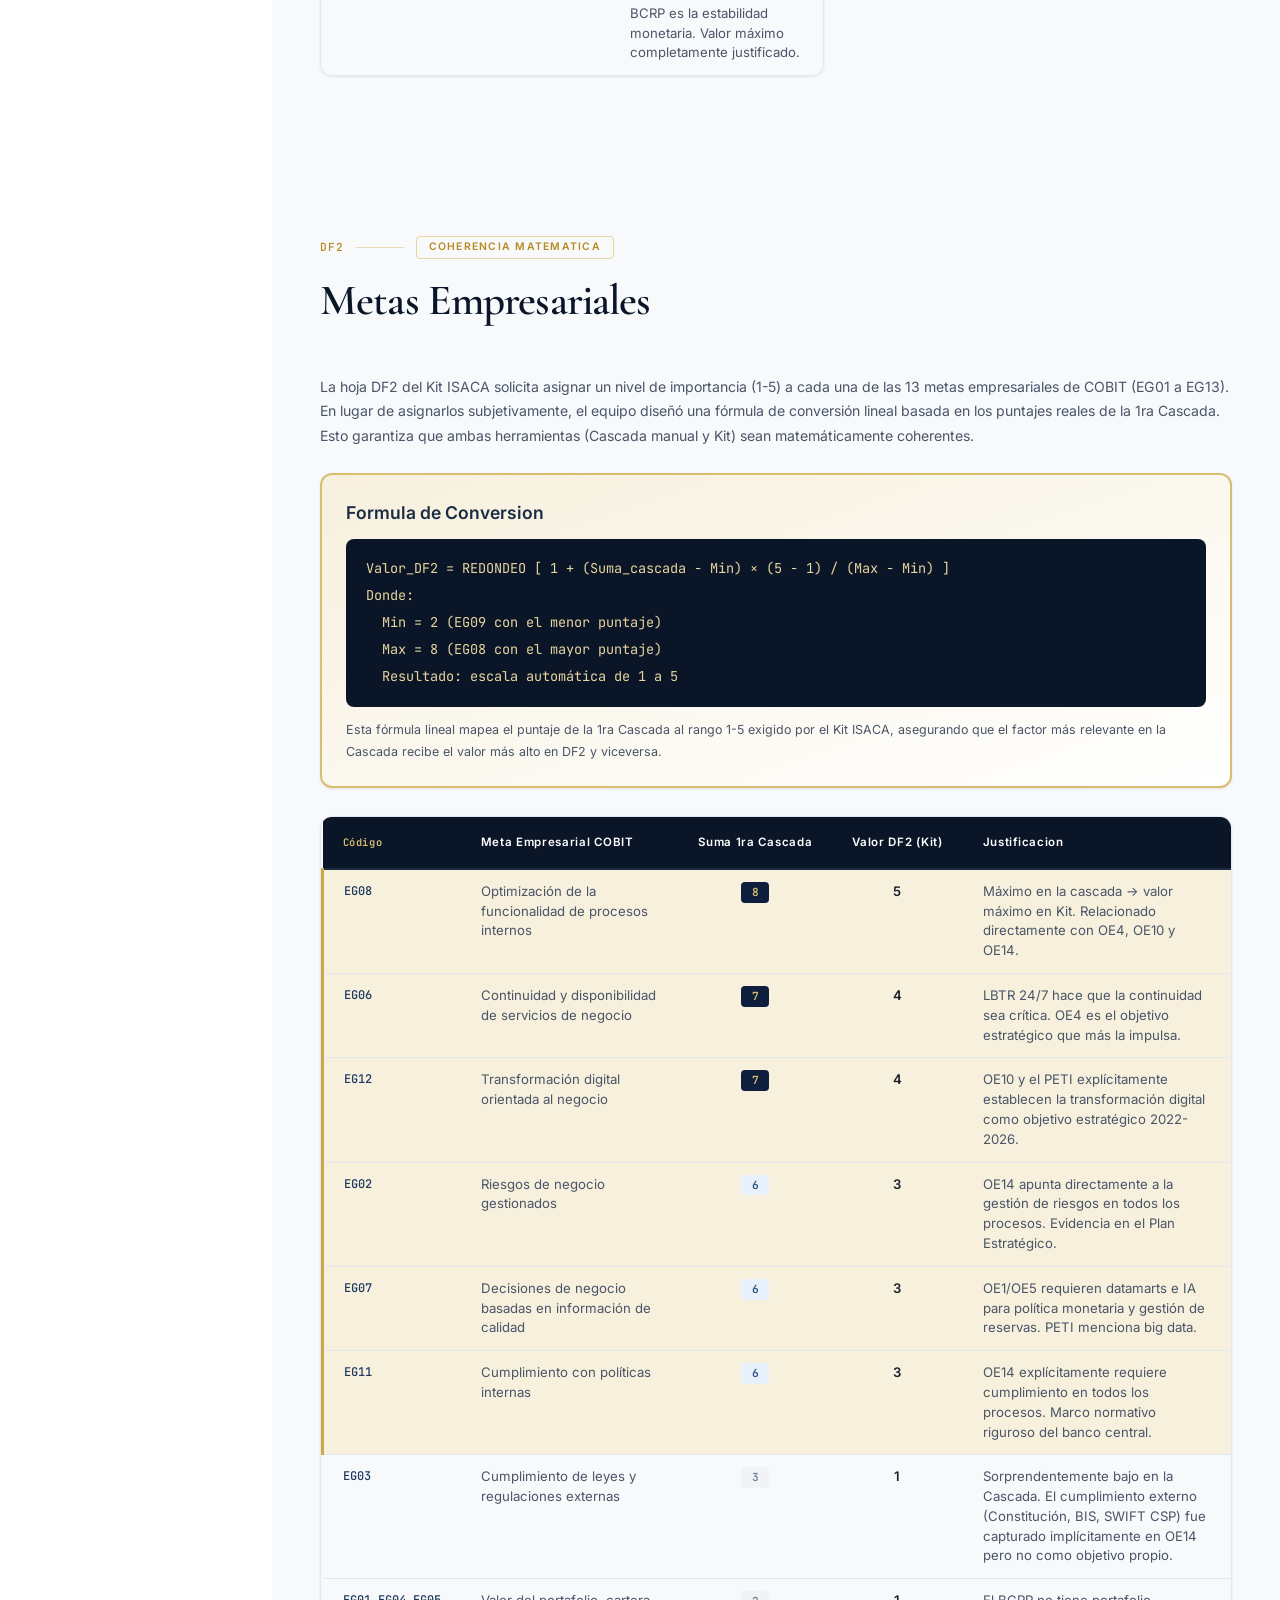
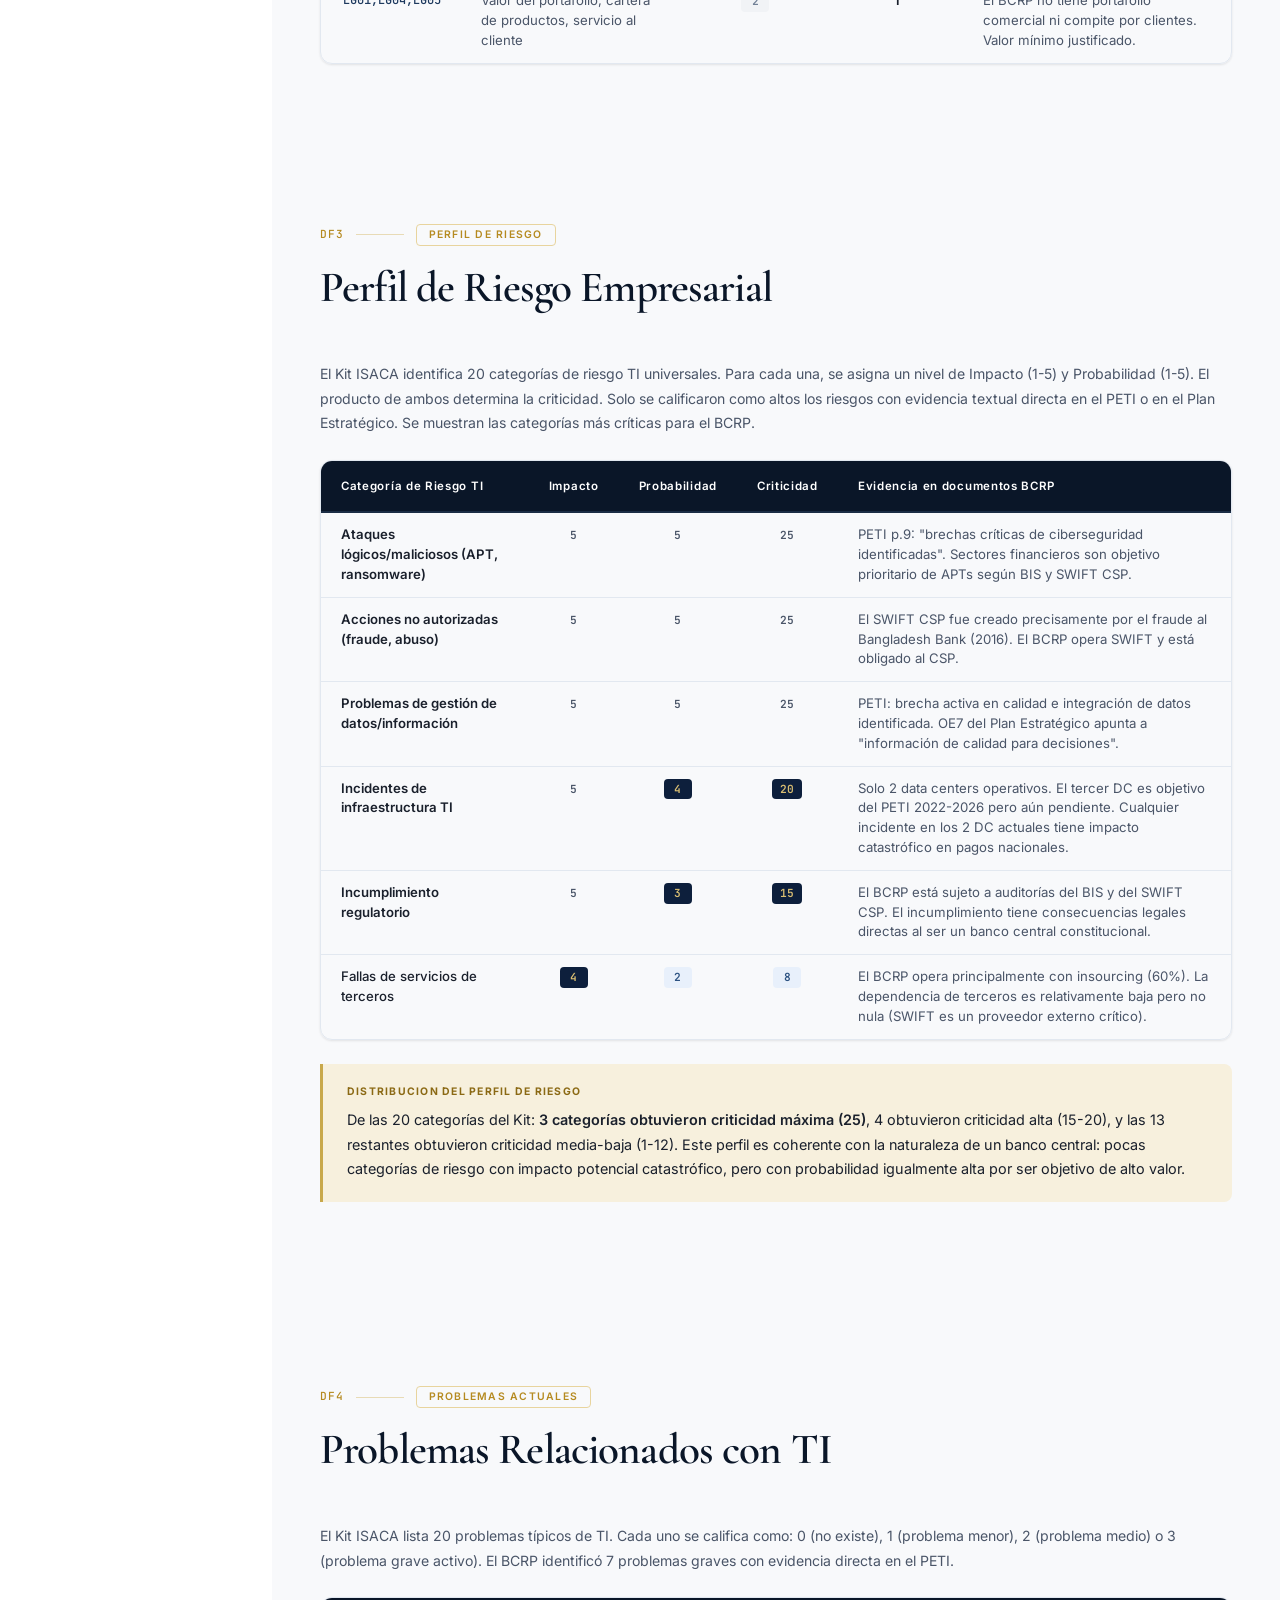
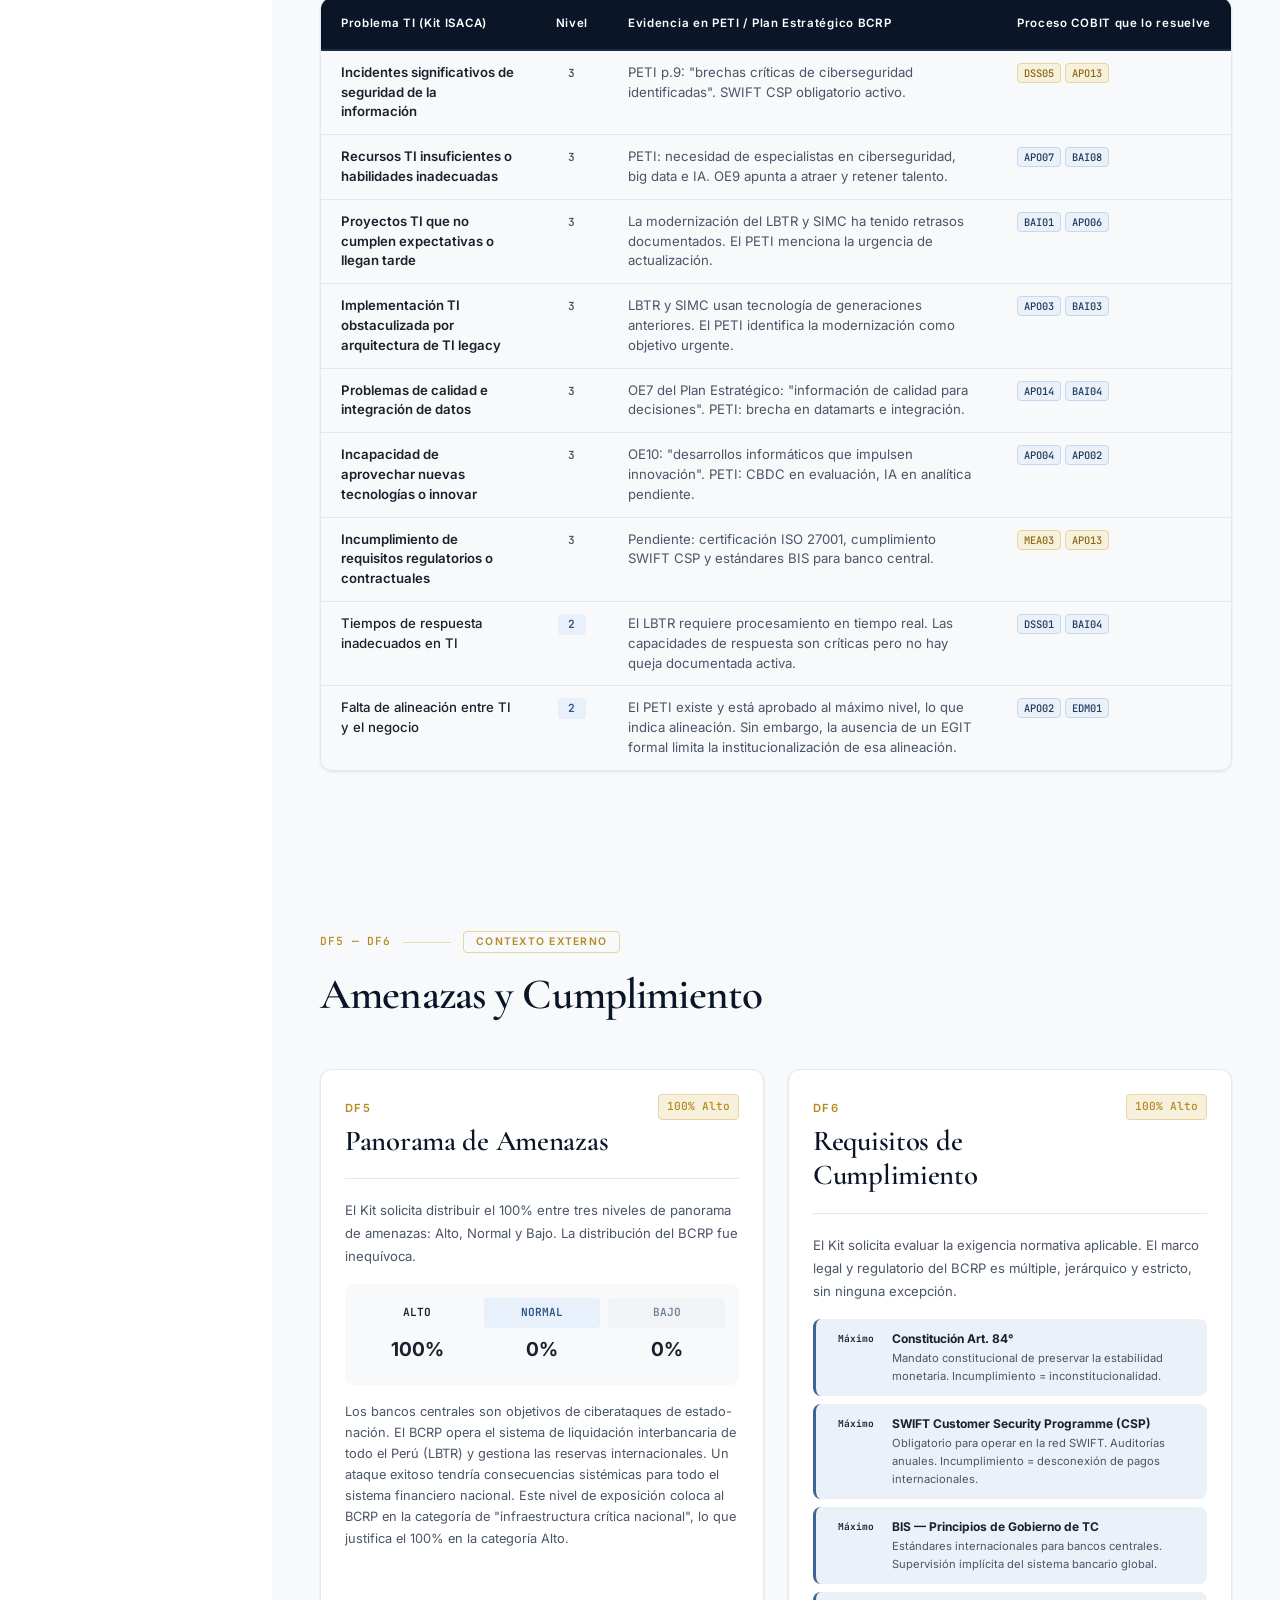
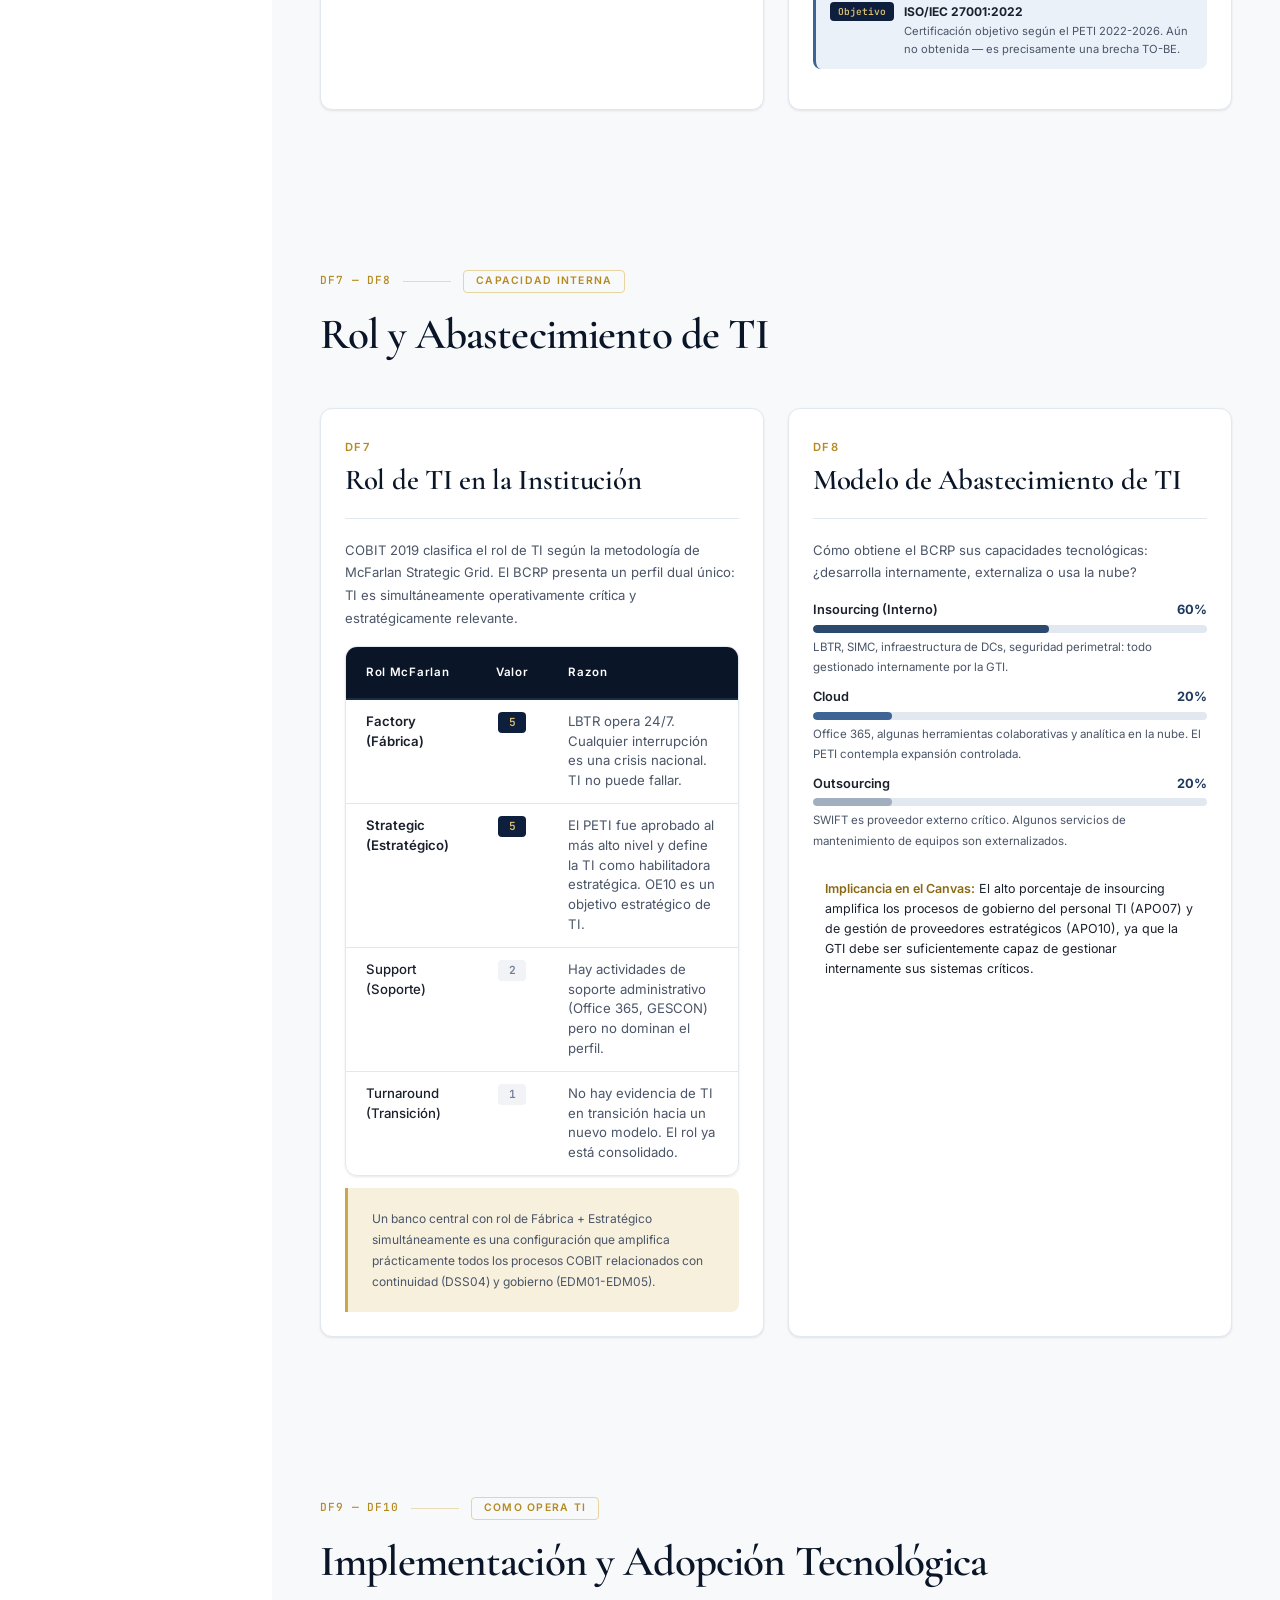
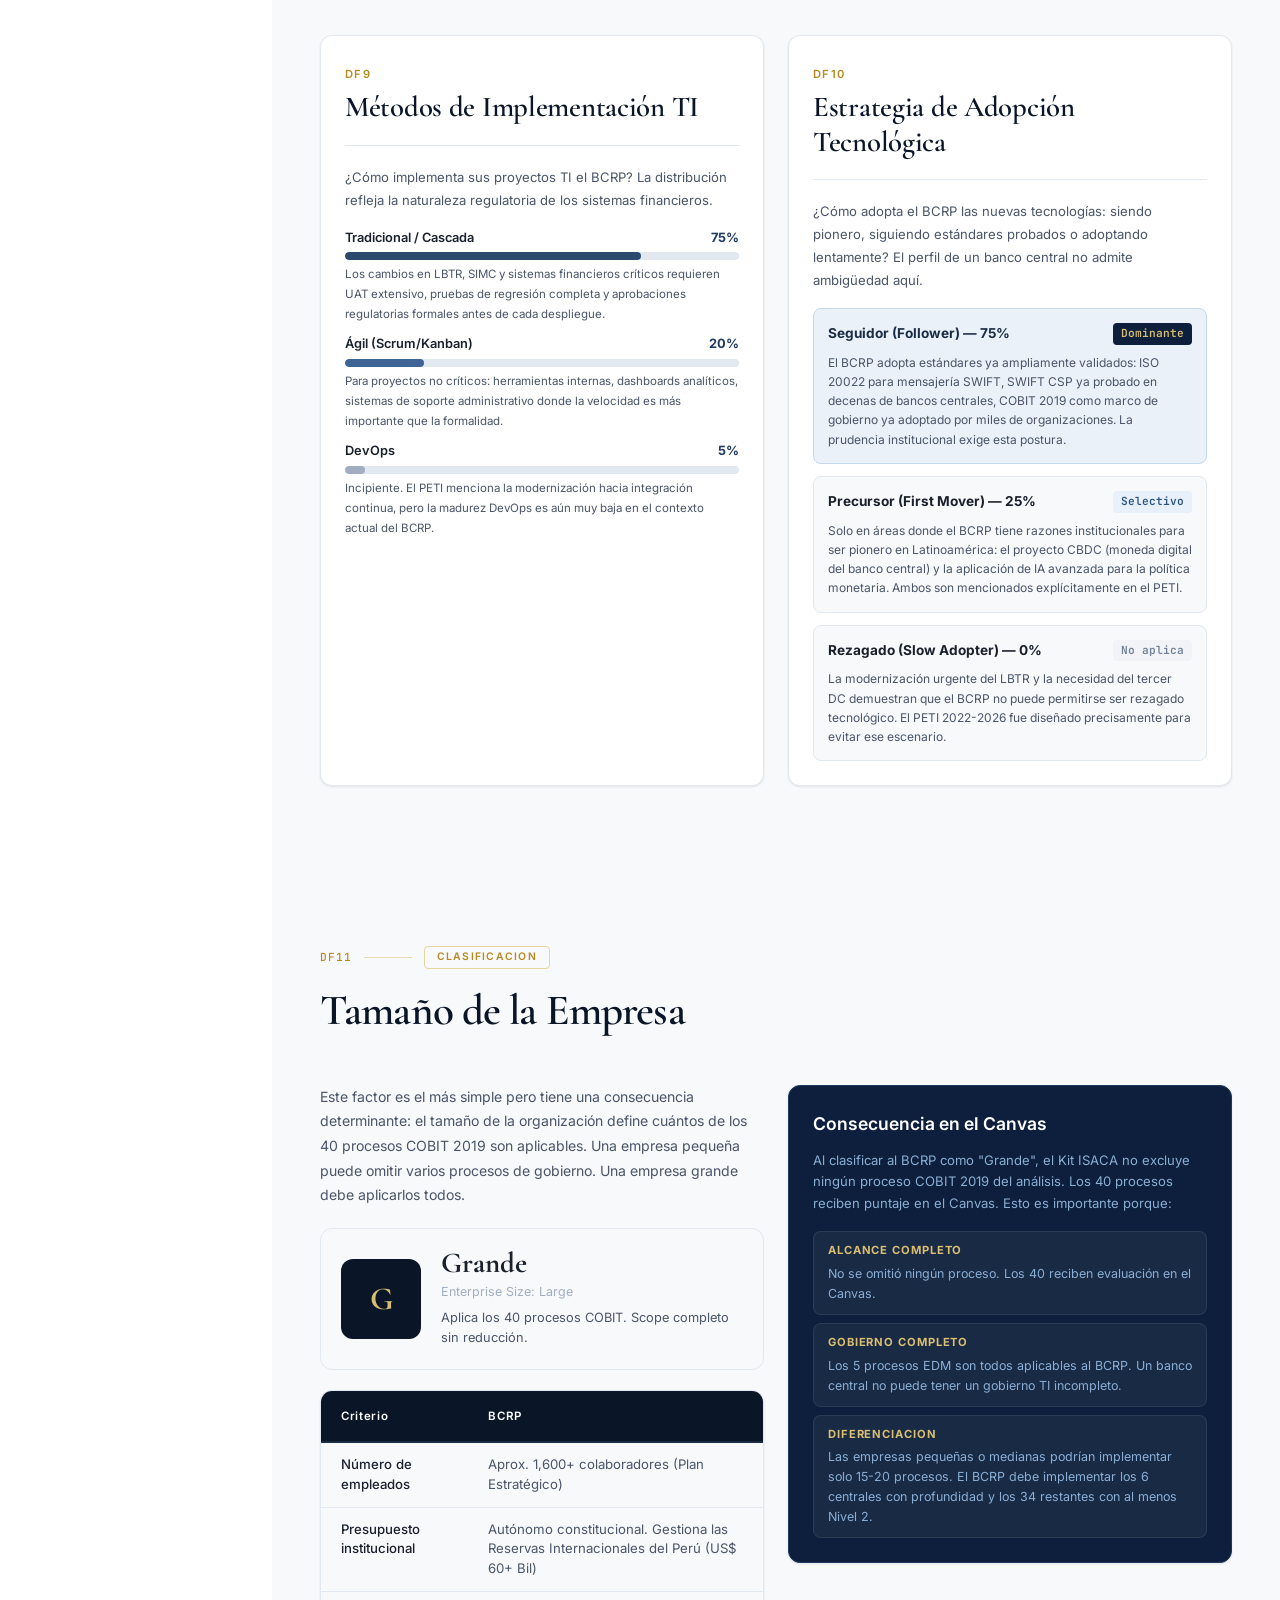
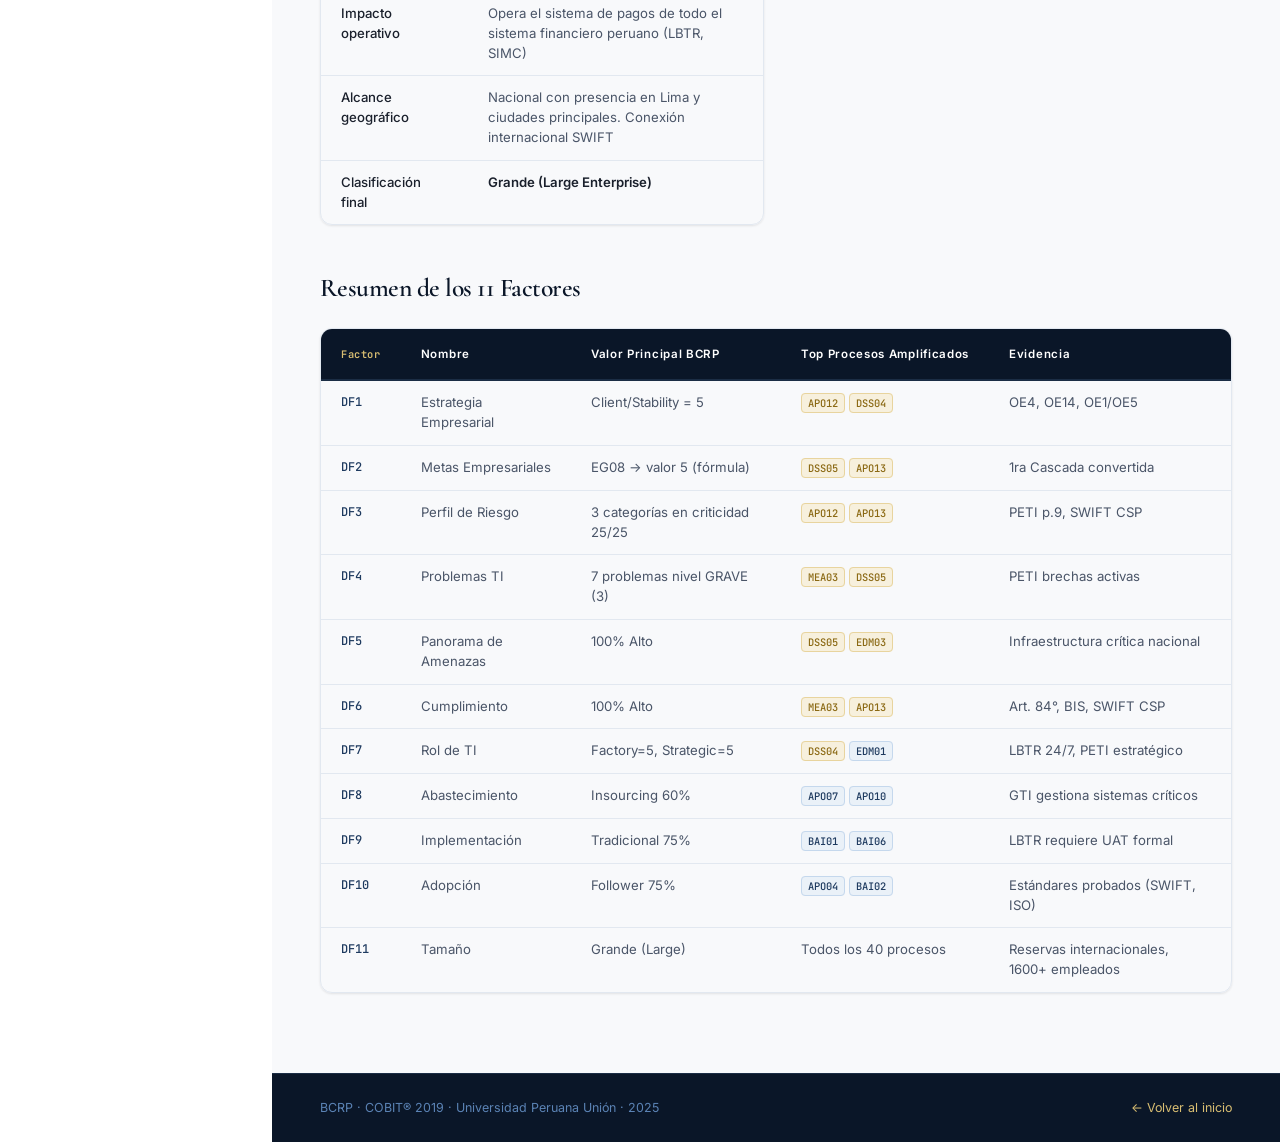
<file: presentacion/html/factores.html>
<!DOCTYPE html>
<html lang="es">
<head>
  <meta charset="UTF-8">
  <meta name="viewport" content="width=device-width, initial-scale=1.0">
  <title>11 Factores de Diseño en Detalle · BCRP · COBIT 2019</title>
  <link rel="stylesheet" href="../css/main.css">
  <link rel="stylesheet" href="../css/components.css">
  <link rel="stylesheet" href="../css/animations.css">
</head>
<body>

<div class="sidebar-overlay" id="sidebar-overlay"></div>

<header class="mobile-header">
  <span class="mobile-logo">Factores de Diseño</span>
  <button class="mobile-menu-btn" id="mobile-menu-btn" aria-label="Menú" aria-expanded="false">
    <span></span><span></span><span></span>
  </button>
</header>

<div class="scroll-progress" aria-hidden="true">
  <div class="scroll-progress-bar"></div>
</div>

<!-- SIDEBAR -->
<nav class="sidebar" id="sidebar" aria-label="Navegación">
  <div class="sidebar-brand">
    <span class="sidebar-brand-label">COBIT® 2019</span>
    <div class="sidebar-brand-title">11 Factores</div>
    <div class="sidebar-brand-sub">Evidencia por factor · BCRP</div>
  </div>

  <div class="sidebar-nav">
    <div class="sidebar-nav-group">
      <span class="sidebar-nav-group-label">Factores</span>
    </div>
    <a href="#df1"  class="sidebar-nav-item" data-section="df1"><span class="sidebar-nav-num">DF1</span> Estrategia</a>
    <a href="#df2"  class="sidebar-nav-item" data-section="df2"><span class="sidebar-nav-num">DF2</span> Metas Empresariales</a>
    <a href="#df3"  class="sidebar-nav-item" data-section="df3"><span class="sidebar-nav-num">DF3</span> Perfil de Riesgo</a>
    <a href="#df4"  class="sidebar-nav-item" data-section="df4"><span class="sidebar-nav-num">DF4</span> Problemas TI</a>
    <a href="#df5"  class="sidebar-nav-item" data-section="df5"><span class="sidebar-nav-num">DF5</span> Amenazas</a>
    <a href="#df6"  class="sidebar-nav-item" data-section="df6"><span class="sidebar-nav-num">DF6</span> Cumplimiento</a>
    <a href="#df7"  class="sidebar-nav-item" data-section="df7"><span class="sidebar-nav-num">DF7</span> Rol de TI</a>
    <a href="#df8"  class="sidebar-nav-item" data-section="df8"><span class="sidebar-nav-num">DF8</span> Abastecimiento</a>
    <a href="#df9"  class="sidebar-nav-item" data-section="df9"><span class="sidebar-nav-num">DF9</span> Implementación</a>
    <a href="#df10" class="sidebar-nav-item" data-section="df10"><span class="sidebar-nav-num">DF10</span> Adopción</a>
    <a href="#df11" class="sidebar-nav-item" data-section="df11"><span class="sidebar-nav-num">DF11</span> Tamaño</a>
    <div class="sidebar-nav-group" style="margin-top:16px;">
      <span class="sidebar-nav-group-label">Navegación</span>
    </div>
    <a href="index.html"  class="sidebar-nav-item"><span class="sidebar-nav-num">←</span> Inicio</a>
    <a href="canvas.html" class="sidebar-nav-item"><span class="sidebar-nav-num">—</span> Canvas</a>
  </div>

  <div class="sidebar-footer">
    <p class="sidebar-footer-text">
      Universidad Peruana Unión<br>
      Ingeniería de Sistemas · IX Ciclo
    </p>
  </div>
</nav>

<!-- CONTENIDO -->
<main class="main-content">

  <!-- INTRO -->
  <section class="section" id="intro" style="padding-bottom:0;">
    <div class="section-inner">
      <div class="section-header reveal">
        <div class="section-eyebrow">
          <span class="section-num">Kit ISACA</span>
          <span class="section-divider"></span>
          <span class="section-tag">VI Cuadro Resumen</span>
        </div>
        <h1 class="section-title">Los 11 Factores de Diseño</h1>
        <p class="section-subtitle">
          Cada factor es una hoja del archivo <span class="text-mono">VI_Cuadro_Resumen_BCRP_COBIT2019.xlsx</span>.
          Al completar las celdas de cada hoja DF con los valores del BCRP, la hoja Canvas aplica fórmulas
          predefinidas de ISACA y calcula automáticamente la importancia de los 40 procesos COBIT.
          Aquí se documenta el valor exacto, la evidencia que lo sustenta y qué procesos amplifica.
        </p>
      </div>

      <div class="insight-box navy reveal">
        <div class="insight-box-label" style="color:var(--navy-500);">Principio metodologico</div>
        <p class="insight-box-text">
          Ningún valor fue asignado por intuición. Cada número ingresado en el Kit tiene una fuente
          citable: el Plan Estratégico BCRP 2022-2026, el PETI 2022-2026, la Constitución Política
          del Perú (Art. 84°), los estándares del BIS, el SWIFT CSP o la ISO/IEC 27001.
          El principio rector fue: <strong>si no hay evidencia documental, el valor es el mínimo</strong>.
        </p>
      </div>
    </div>
  </section>

  <!-- DF1 -->
  <section class="section" id="df1">
    <div class="section-inner">
      <div class="section-header reveal">
        <div class="section-eyebrow">
          <span class="section-num">DF1</span>
          <span class="section-divider"></span>
          <span class="section-tag">Estrategia</span>
        </div>
        <h2 class="section-title">Estrategia Empresarial</h2>
      </div>

      <div class="grid-2 stagger-group">
        <div class="reveal">
          <p style="font-size:.88rem; line-height:1.75; margin-bottom:20px;">
            COBIT 2019 identifica 4 arquetipos estratégicos que toda empresa puede asumir.
            El Kit pide calificar con qué intensidad el BCRP sigue cada uno (escala 1-5).
            Estos valores alimentan directamente la hoja Canvas para ponderar los procesos
            alineados a cada estrategia.
          </p>

          <div class="table-wrap">
            <table class="data-table">
              <thead>
                <tr>
                  <th>Arquetipo COBIT 2019</th>
                  <th class="center">Valor BCRP</th>
                  <th>Justificacion con evidencia</th>
                </tr>
              </thead>
              <tbody>
                <tr class="row-highlight">
                  <td>Growth / Acquisition (Crecimiento)</td>
                  <td class="center"><span class="score-badge s2">1</span></td>
                  <td>El BCRP no crece por adquisición. Su expansión está limitada constitucional y legalmente. No existe evidencia en el Plan Estratégico de estrategias de crecimiento agresivo.</td>
                </tr>
                <tr class="row-highlight">
                  <td>Innovation / Differentiation (Innovación)</td>
                  <td class="center"><span class="score-badge s2">4</span></td>
                  <td>OE10: "desarrollos informáticos que impulsen la innovación" y OE9: "atraer talento profesional" son objetivos de diferenciación. El CBDC y la IA para analítica son iniciativas innovadoras documentadas en el PETI.</td>
                </tr>
                <tr>
                  <td>Cost Leadership (Liderazgo en costos)</td>
                  <td class="center"><span class="score-badge s2">2</span></td>
                  <td>Si bien existe eficiencia operativa como objetivo institucional, el BCRP no compite en precio: es monopolio legal en emisión monetaria. La eficiencia es instrumental, no estratégica.</td>
                </tr>
                <tr>
                  <td>Client / Stability (Cliente/Estabilidad)</td>
                  <td class="center"><span class="score-badge high">5</span></td>
                  <td>OE4 (estabilidad financiera y pagos), OE14 (gestión de riesgos), OE1/OE5 (inflación y reservas) son todos de estabilidad. La misión constitucional del BCRP es la estabilidad monetaria. Valor máximo completamente justificado.</td>
                </tr>
              </tbody>
            </table>
          </div>
        </div>

        <div class="reveal">
          <div class="card card-highlight">
            <h4 style="margin-bottom:12px;">Impacto en el Canvas</h4>
            <p style="font-size:.82rem; margin-bottom:16px;">
              El valor alto en <em>Client/Stability</em> amplifica automáticamente los procesos cuya
              naturaleza es proteger la continuidad y el control. El valor en <em>Innovation</em>
              amplifica los procesos de gestión de portafolio y servicios. La combinación de ambos
              es la que explica por qué DSS04 y APO04 aparecen en zonas altas del Canvas.
            </p>
            <div style="display:flex; flex-direction:column; gap:8px;">
              <div style="display:flex; justify-content:space-between; align-items:center; background:var(--gray-50); padding:8px 12px; border-radius:6px;">
                <span style="font-size:.78rem;">Procesos de continuidad (DSS04)</span>
                <span class="score-badge high">Amplificado</span>
              </div>
              <div style="display:flex; justify-content:space-between; align-items:center; background:var(--gray-50); padding:8px 12px; border-radius:6px;">
                <span style="font-size:.78rem;">Procesos de riesgo (APO12, EDM03)</span>
                <span class="score-badge high">Amplificado</span>
              </div>
              <div style="display:flex; justify-content:space-between; align-items:center; background:var(--gray-50); padding:8px 12px; border-radius:6px;">
                <span style="font-size:.78rem;">Procesos de innovación (APO04)</span>
                <span class="score-badge s1">Moderado</span>
              </div>
              <div style="display:flex; justify-content:space-between; align-items:center; background:var(--gray-50); padding:8px 12px; border-radius:6px;">
                <span style="font-size:.78rem;">Procesos de adquisición</span>
                <span class="score-badge s0">Mínimo</span>
              </div>
            </div>
          </div>
        </div>
      </div>
    </div>
  </section>

  <!-- DF2 -->
  <section class="section section-alt" id="df2">
    <div class="section-inner">
      <div class="section-header reveal">
        <div class="section-eyebrow">
          <span class="section-num">DF2</span>
          <span class="section-divider"></span>
          <span class="section-tag">Coherencia matematica</span>
        </div>
        <h2 class="section-title">Metas Empresariales</h2>
      </div>

      <p class="reveal" style="font-size:.88rem; line-height:1.75; margin-bottom:24px;">
        La hoja DF2 del Kit ISACA solicita asignar un nivel de importancia (1-5) a cada una de las
        13 metas empresariales de COBIT (EG01 a EG13). En lugar de asignarlos subjetivamente, el equipo
        diseñó una fórmula de conversión lineal basada en los puntajes reales de la 1ra Cascada.
        Esto garantiza que ambas herramientas (Cascada manual y Kit) sean matemáticamente coherentes.
      </p>

      <div class="card card-highlight reveal" style="margin-bottom:28px;">
        <h4 style="margin-bottom:12px;">Formula de Conversion</h4>
        <div style="font-family:'JetBrains Mono',monospace; font-size:.85rem; background:var(--navy-900); color:var(--gold-300); padding:16px 20px; border-radius:8px; line-height:2;">
          Valor_DF2 = REDONDEO [ 1 + (Suma_cascada − Min) × (5 − 1) / (Max − Min) ]<br>
          Donde:<br>
          &nbsp;&nbsp;Min = 2 (EG09 con el menor puntaje)<br>
          &nbsp;&nbsp;Max = 8 (EG08 con el mayor puntaje)<br>
          &nbsp;&nbsp;Resultado: escala automática de 1 a 5
        </div>
        <p style="font-size:.78rem; color:var(--text-secondary); margin-top:12px;">
          Esta fórmula lineal mapea el puntaje de la 1ra Cascada al rango 1-5 exigido por el Kit ISACA,
          asegurando que el factor más relevante en la Cascada recibe el valor más alto en DF2 y viceversa.
        </p>
      </div>

      <div class="table-wrap reveal">
        <table class="data-table">
          <thead>
            <tr>
              <th class="mono">Código</th>
              <th>Meta Empresarial COBIT</th>
              <th class="center">Suma 1ra Cascada</th>
              <th class="center">Valor DF2 (Kit)</th>
              <th>Justificacion</th>
            </tr>
          </thead>
          <tbody>
            <tr class="row-highlight">
              <td class="mono">EG08</td>
              <td>Optimización de la funcionalidad de procesos internos</td>
              <td class="center"><span class="score-badge high">8</span></td>
              <td class="center"><strong>5</strong></td>
              <td>Máximo en la cascada → valor máximo en Kit. Relacionado directamente con OE4, OE10 y OE14.</td>
            </tr>
            <tr class="row-highlight">
              <td class="mono">EG06</td>
              <td>Continuidad y disponibilidad de servicios de negocio</td>
              <td class="center"><span class="score-badge high">7</span></td>
              <td class="center"><strong>4</strong></td>
              <td>LBTR 24/7 hace que la continuidad sea crítica. OE4 es el objetivo estratégico que más la impulsa.</td>
            </tr>
            <tr class="row-highlight">
              <td class="mono">EG12</td>
              <td>Transformación digital orientada al negocio</td>
              <td class="center"><span class="score-badge high">7</span></td>
              <td class="center"><strong>4</strong></td>
              <td>OE10 y el PETI explícitamente establecen la transformación digital como objetivo estratégico 2022-2026.</td>
            </tr>
            <tr class="row-highlight">
              <td class="mono">EG02</td>
              <td>Riesgos de negocio gestionados</td>
              <td class="center"><span class="score-badge s1">6</span></td>
              <td class="center"><strong>3</strong></td>
              <td>OE14 apunta directamente a la gestión de riesgos en todos los procesos. Evidencia en el Plan Estratégico.</td>
            </tr>
            <tr class="row-highlight">
              <td class="mono">EG07</td>
              <td>Decisiones de negocio basadas en información de calidad</td>
              <td class="center"><span class="score-badge s1">6</span></td>
              <td class="center"><strong>3</strong></td>
              <td>OE1/OE5 requieren datamarts e IA para política monetaria y gestión de reservas. PETI menciona big data.</td>
            </tr>
            <tr class="row-highlight">
              <td class="mono">EG11</td>
              <td>Cumplimiento con políticas internas</td>
              <td class="center"><span class="score-badge s1">6</span></td>
              <td class="center"><strong>3</strong></td>
              <td>OE14 explícitamente requiere cumplimiento en todos los procesos. Marco normativo riguroso del banco central.</td>
            </tr>
            <tr>
              <td class="mono">EG03</td>
              <td>Cumplimiento de leyes y regulaciones externas</td>
              <td class="center"><span class="score-badge s0">3</span></td>
              <td class="center"><strong>1</strong></td>
              <td>Sorprendentemente bajo en la Cascada. El cumplimiento externo (Constitución, BIS, SWIFT CSP) fue capturado implícitamente en OE14 pero no como objetivo propio.</td>
            </tr>
            <tr>
              <td class="mono">EG01,EG04,EG05</td>
              <td>Valor del portafolio, cartera de productos, servicio al cliente</td>
              <td class="center"><span class="score-badge s0">2</span></td>
              <td class="center"><strong>1</strong></td>
              <td>El BCRP no tiene portafolio comercial ni compite por clientes. Valor mínimo justificado.</td>
            </tr>
          </tbody>
        </table>
      </div>
    </div>
  </section>

  <!-- DF3 -->
  <section class="section" id="df3">
    <div class="section-inner">
      <div class="section-header reveal">
        <div class="section-eyebrow">
          <span class="section-num">DF3</span>
          <span class="section-divider"></span>
          <span class="section-tag">Perfil de Riesgo</span>
        </div>
        <h2 class="section-title">Perfil de Riesgo Empresarial</h2>
      </div>

      <p class="reveal" style="font-size:.88rem; line-height:1.75; margin-bottom:24px;">
        El Kit ISACA identifica 20 categorías de riesgo TI universales. Para cada una, se asigna
        un nivel de Impacto (1-5) y Probabilidad (1-5). El producto de ambos determina la criticidad.
        Solo se calificaron como altos los riesgos con evidencia textual directa en el PETI o en el
        Plan Estratégico. Se muestran las categorías más críticas para el BCRP.
      </p>

      <div class="table-wrap reveal">
        <table class="data-table">
          <thead>
            <tr>
              <th>Categoría de Riesgo TI</th>
              <th class="center">Impacto</th>
              <th class="center">Probabilidad</th>
              <th class="center">Criticidad</th>
              <th>Evidencia en documentos BCRP</th>
            </tr>
          </thead>
          <tbody>
            <tr>
              <td><strong>Ataques lógicos/maliciosos (APT, ransomware)</strong></td>
              <td class="center"><span class="score-badge very-high">5</span></td>
              <td class="center"><span class="score-badge very-high">5</span></td>
              <td class="center"><span class="score-badge very-high">25</span></td>
              <td>PETI p.9: "brechas críticas de ciberseguridad identificadas". Sectores financieros son objetivo prioritario de APTs según BIS y SWIFT CSP.</td>
            </tr>
            <tr>
              <td><strong>Acciones no autorizadas (fraude, abuso)</strong></td>
              <td class="center"><span class="score-badge very-high">5</span></td>
              <td class="center"><span class="score-badge very-high">5</span></td>
              <td class="center"><span class="score-badge very-high">25</span></td>
              <td>El SWIFT CSP fue creado precisamente por el fraude al Bangladesh Bank (2016). El BCRP opera SWIFT y está obligado al CSP.</td>
            </tr>
            <tr>
              <td><strong>Problemas de gestión de datos/información</strong></td>
              <td class="center"><span class="score-badge very-high">5</span></td>
              <td class="center"><span class="score-badge very-high">5</span></td>
              <td class="center"><span class="score-badge very-high">25</span></td>
              <td>PETI: brecha activa en calidad e integración de datos identificada. OE7 del Plan Estratégico apunta a "información de calidad para decisiones".</td>
            </tr>
            <tr>
              <td><strong>Incidentes de infraestructura TI</strong></td>
              <td class="center"><span class="score-badge very-high">5</span></td>
              <td class="center"><span class="score-badge high">4</span></td>
              <td class="center"><span class="score-badge high">20</span></td>
              <td>Solo 2 data centers operativos. El tercer DC es objetivo del PETI 2022-2026 pero aún pendiente. Cualquier incidente en los 2 DC actuales tiene impacto catastrófico en pagos nacionales.</td>
            </tr>
            <tr>
              <td><strong>Incumplimiento regulatorio</strong></td>
              <td class="center"><span class="score-badge very-high">5</span></td>
              <td class="center"><span class="score-badge high">3</span></td>
              <td class="center"><span class="score-badge high">15</span></td>
              <td>El BCRP está sujeto a auditorías del BIS y del SWIFT CSP. El incumplimiento tiene consecuencias legales directas al ser un banco central constitucional.</td>
            </tr>
            <tr>
              <td>Fallas de servicios de terceros</td>
              <td class="center"><span class="score-badge high">4</span></td>
              <td class="center"><span class="score-badge s1">2</span></td>
              <td class="center"><span class="score-badge s1">8</span></td>
              <td>El BCRP opera principalmente con insourcing (60%). La dependencia de terceros es relativamente baja pero no nula (SWIFT es un proveedor externo crítico).</td>
            </tr>
          </tbody>
        </table>
      </div>

      <div class="insight-box reveal mt-6">
        <div class="insight-box-label">Distribucion del perfil de riesgo</div>
        <p class="insight-box-text">
          De las 20 categorías del Kit: <strong>3 categorías obtuvieron criticidad máxima (25)</strong>,
          4 obtuvieron criticidad alta (15-20), y las 13 restantes obtuvieron criticidad media-baja (1-12).
          Este perfil es coherente con la naturaleza de un banco central: pocas categorías de riesgo con
          impacto potencial catastrófico, pero con probabilidad igualmente alta por ser objetivo de alto valor.
        </p>
      </div>
    </div>
  </section>

  <!-- DF4 -->
  <section class="section section-alt" id="df4">
    <div class="section-inner">
      <div class="section-header reveal">
        <div class="section-eyebrow">
          <span class="section-num">DF4</span>
          <span class="section-divider"></span>
          <span class="section-tag">Problemas actuales</span>
        </div>
        <h2 class="section-title">Problemas Relacionados con TI</h2>
      </div>

      <p class="reveal" style="font-size:.88rem; line-height:1.75; margin-bottom:24px;">
        El Kit ISACA lista 20 problemas típicos de TI. Cada uno se califica como:
        0 (no existe), 1 (problema menor), 2 (problema medio) o 3 (problema grave activo).
        El BCRP identificó 7 problemas graves con evidencia directa en el PETI.
      </p>

      <div class="table-wrap reveal">
        <table class="data-table">
          <thead>
            <tr>
              <th>Problema TI (Kit ISACA)</th>
              <th class="center">Nivel</th>
              <th>Evidencia en PETI / Plan Estratégico BCRP</th>
              <th>Proceso COBIT que lo resuelve</th>
            </tr>
          </thead>
          <tbody>
            <tr>
              <td><strong>Incidentes significativos de seguridad de la información</strong></td>
              <td class="center"><span class="score-badge very-high">3</span></td>
              <td>PETI p.9: "brechas críticas de ciberseguridad identificadas". SWIFT CSP obligatorio activo.</td>
              <td><span class="process-chip top">DSS05</span> <span class="process-chip top">APO13</span></td>
            </tr>
            <tr>
              <td><strong>Recursos TI insuficientes o habilidades inadecuadas</strong></td>
              <td class="center"><span class="score-badge very-high">3</span></td>
              <td>PETI: necesidad de especialistas en ciberseguridad, big data e IA. OE9 apunta a atraer y retener talento.</td>
              <td><span class="process-chip">APO07</span> <span class="process-chip">BAI08</span></td>
            </tr>
            <tr>
              <td><strong>Proyectos TI que no cumplen expectativas o llegan tarde</strong></td>
              <td class="center"><span class="score-badge very-high">3</span></td>
              <td>La modernización del LBTR y SIMC ha tenido retrasos documentados. El PETI menciona la urgencia de actualización.</td>
              <td><span class="process-chip">BAI01</span> <span class="process-chip">APO06</span></td>
            </tr>
            <tr>
              <td><strong>Implementación TI obstaculizada por arquitectura de TI legacy</strong></td>
              <td class="center"><span class="score-badge very-high">3</span></td>
              <td>LBTR y SIMC usan tecnología de generaciones anteriores. El PETI identifica la modernización como objetivo urgente.</td>
              <td><span class="process-chip">APO03</span> <span class="process-chip">BAI03</span></td>
            </tr>
            <tr>
              <td><strong>Problemas de calidad e integración de datos</strong></td>
              <td class="center"><span class="score-badge very-high">3</span></td>
              <td>OE7 del Plan Estratégico: "información de calidad para decisiones". PETI: brecha en datamarts e integración.</td>
              <td><span class="process-chip">APO14</span> <span class="process-chip">BAI04</span></td>
            </tr>
            <tr>
              <td><strong>Incapacidad de aprovechar nuevas tecnologías o innovar</strong></td>
              <td class="center"><span class="score-badge very-high">3</span></td>
              <td>OE10: "desarrollos informáticos que impulsen innovación". PETI: CBDC en evaluación, IA en analítica pendiente.</td>
              <td><span class="process-chip">APO04</span> <span class="process-chip">APO02</span></td>
            </tr>
            <tr>
              <td><strong>Incumplimiento de requisitos regulatorios o contractuales</strong></td>
              <td class="center"><span class="score-badge very-high">3</span></td>
              <td>Pendiente: certificación ISO 27001, cumplimiento SWIFT CSP y estándares BIS para banco central.</td>
              <td><span class="process-chip top">MEA03</span> <span class="process-chip top">APO13</span></td>
            </tr>
            <tr>
              <td>Tiempos de respuesta inadecuados en TI</td>
              <td class="center"><span class="score-badge s1">2</span></td>
              <td>El LBTR requiere procesamiento en tiempo real. Las capacidades de respuesta son críticas pero no hay queja documentada activa.</td>
              <td><span class="process-chip">DSS01</span> <span class="process-chip">BAI04</span></td>
            </tr>
            <tr>
              <td>Falta de alineación entre TI y el negocio</td>
              <td class="center"><span class="score-badge s1">2</span></td>
              <td>El PETI existe y está aprobado al máximo nivel, lo que indica alineación. Sin embargo, la ausencia de un EGIT formal limita la institucionalización de esa alineación.</td>
              <td><span class="process-chip">APO02</span> <span class="process-chip">EDM01</span></td>
            </tr>
          </tbody>
        </table>
      </div>
    </div>
  </section>

  <!-- DF5 y DF6 juntos -->
  <section class="section" id="df5">
    <div class="section-inner">
      <div class="section-header reveal">
        <div class="section-eyebrow">
          <span class="section-num">DF5 — DF6</span>
          <span class="section-divider"></span>
          <span class="section-tag">Contexto externo</span>
        </div>
        <h2 class="section-title">Amenazas y Cumplimiento</h2>
      </div>

      <div class="grid-2 stagger-group">
        <!-- DF5 -->
        <div id="df5-block" class="card reveal">
          <div class="card-header">
            <div>
              <span class="text-label">DF5</span>
              <h3 style="margin-top:4px;">Panorama de Amenazas</h3>
            </div>
            <span class="card-code">100% Alto</span>
          </div>

          <p style="font-size:.82rem; margin-bottom:16px;">
            El Kit solicita distribuir el 100% entre tres niveles de panorama de amenazas: Alto,
            Normal y Bajo. La distribución del BCRP fue inequívoca.
          </p>

          <div style="background:var(--gray-50); padding:14px; border-radius:8px; margin-bottom:16px;">
            <div style="display:grid; grid-template-columns:1fr 1fr 1fr; gap:8px; text-align:center;">
              <div>
                <div class="score-badge very-high" style="width:100%; text-align:center; padding:6px;">ALTO</div>
                <div style="font-size:1.2rem; font-weight:700; margin:6px 0;">100%</div>
              </div>
              <div>
                <div class="score-badge s1" style="width:100%; text-align:center; padding:6px;">NORMAL</div>
                <div style="font-size:1.2rem; font-weight:700; margin:6px 0;">0%</div>
              </div>
              <div>
                <div class="score-badge s0" style="width:100%; text-align:center; padding:6px;">BAJO</div>
                <div style="font-size:1.2rem; font-weight:700; margin:6px 0;">0%</div>
              </div>
            </div>
          </div>

          <p style="font-size:.8rem; line-height:1.65; color:var(--text-secondary);">
            Los bancos centrales son objetivos de ciberataques de estado-nación. El BCRP opera el sistema
            de liquidación interbancaria de todo el Perú (LBTR) y gestiona las reservas internacionales.
            Un ataque exitoso tendría consecuencias sistémicas para todo el sistema financiero nacional.
            Este nivel de exposición coloca al BCRP en la categoría de "infraestructura crítica nacional",
            lo que justifica el 100% en la categoría Alto.
          </p>
        </div>

        <!-- DF6 -->
        <div id="df6" class="card reveal">
          <div class="card-header">
            <div>
              <span class="text-label">DF6</span>
              <h3 style="margin-top:4px;">Requisitos de Cumplimiento</h3>
            </div>
            <span class="card-code">100% Alto</span>
          </div>

          <p style="font-size:.82rem; margin-bottom:16px;">
            El Kit solicita evaluar la exigencia normativa aplicable. El marco legal y regulatorio del
            BCRP es múltiple, jerárquico y estricto, sin ninguna excepción.
          </p>

          <div style="display:flex; flex-direction:column; gap:8px; margin-bottom:16px;">
            <div style="display:flex; align-items:flex-start; gap:10px; background:var(--navy-50); padding:10px 14px; border-radius:8px; border-left:3px solid var(--navy-400);">
              <span class="score-badge very-high" style="min-width:fit-content; font-size:.6rem;">Máximo</span>
              <div>
                <div style="font-size:.75rem; font-weight:700; margin-bottom:2px;">Constitución Art. 84°</div>
                <div style="font-size:.7rem; color:var(--text-secondary);">Mandato constitucional de preservar la estabilidad monetaria. Incumplimiento = inconstitucionalidad.</div>
              </div>
            </div>
            <div style="display:flex; align-items:flex-start; gap:10px; background:var(--navy-50); padding:10px 14px; border-radius:8px; border-left:3px solid var(--navy-400);">
              <span class="score-badge very-high" style="min-width:fit-content; font-size:.6rem;">Máximo</span>
              <div>
                <div style="font-size:.75rem; font-weight:700; margin-bottom:2px;">SWIFT Customer Security Programme (CSP)</div>
                <div style="font-size:.7rem; color:var(--text-secondary);">Obligatorio para operar en la red SWIFT. Auditorías anuales. Incumplimiento = desconexión de pagos internacionales.</div>
              </div>
            </div>
            <div style="display:flex; align-items:flex-start; gap:10px; background:var(--navy-50); padding:10px 14px; border-radius:8px; border-left:3px solid var(--navy-400);">
              <span class="score-badge very-high" style="min-width:fit-content; font-size:.6rem;">Máximo</span>
              <div>
                <div style="font-size:.75rem; font-weight:700; margin-bottom:2px;">BIS — Principios de Gobierno de TC</div>
                <div style="font-size:.7rem; color:var(--text-secondary);">Estándares internacionales para bancos centrales. Supervisión implícita del sistema bancario global.</div>
              </div>
            </div>
            <div style="display:flex; align-items:flex-start; gap:10px; background:var(--navy-50); padding:10px 14px; border-radius:8px; border-left:3px solid var(--navy-400);">
              <span class="score-badge high" style="min-width:fit-content; font-size:.6rem;">Objetivo</span>
              <div>
                <div style="font-size:.75rem; font-weight:700; margin-bottom:2px;">ISO/IEC 27001:2022</div>
                <div style="font-size:.7rem; color:var(--text-secondary);">Certificación objetivo según el PETI 2022-2026. Aún no obtenida — es precisamente una brecha TO-BE.</div>
              </div>
            </div>
          </div>
        </div>
      </div>
    </div>
  </section>

  <!-- DF7 y DF8 juntos -->
  <section class="section section-alt" id="df7">
    <div class="section-inner">
      <div class="section-header reveal">
        <div class="section-eyebrow">
          <span class="section-num">DF7 — DF8</span>
          <span class="section-divider"></span>
          <span class="section-tag">Capacidad interna</span>
        </div>
        <h2 class="section-title">Rol y Abastecimiento de TI</h2>
      </div>

      <div class="grid-2 stagger-group">
        <!-- DF7 -->
        <div id="df7-block" class="card reveal">
          <div class="card-header">
            <div>
              <span class="text-label">DF7</span>
              <h3 style="margin-top:4px;">Rol de TI en la Institución</h3>
            </div>
          </div>

          <p style="font-size:.82rem; margin-bottom:16px;">
            COBIT 2019 clasifica el rol de TI según la metodología de McFarlan Strategic Grid.
            El BCRP presenta un perfil dual único: TI es simultáneamente operativamente crítica
            y estratégicamente relevante.
          </p>

          <div class="table-wrap">
            <table class="data-table">
              <thead>
                <tr>
                  <th>Rol McFarlan</th>
                  <th class="center">Valor</th>
                  <th>Razon</th>
                </tr>
              </thead>
              <tbody>
                <tr>
                  <td><strong>Factory (Fábrica)</strong></td>
                  <td class="center"><span class="score-badge high">5</span></td>
                  <td>LBTR opera 24/7. Cualquier interrupción es una crisis nacional. TI no puede fallar.</td>
                </tr>
                <tr>
                  <td><strong>Strategic (Estratégico)</strong></td>
                  <td class="center"><span class="score-badge high">5</span></td>
                  <td>El PETI fue aprobado al más alto nivel y define la TI como habilitadora estratégica. OE10 es un objetivo estratégico de TI.</td>
                </tr>
                <tr>
                  <td>Support (Soporte)</td>
                  <td class="center"><span class="score-badge s0">2</span></td>
                  <td>Hay actividades de soporte administrativo (Office 365, GESCON) pero no dominan el perfil.</td>
                </tr>
                <tr>
                  <td>Turnaround (Transición)</td>
                  <td class="center"><span class="score-badge s0">1</span></td>
                  <td>No hay evidencia de TI en transición hacia un nuevo modelo. El rol ya está consolidado.</td>
                </tr>
              </tbody>
            </table>
          </div>

          <div class="insight-box reveal mt-4" style="margin:12px 0 0 0;">
            <p style="font-size:.75rem;">
              Un banco central con rol de Fábrica + Estratégico simultáneamente es una configuración que amplifica
              prácticamente todos los procesos COBIT relacionados con continuidad (DSS04) y gobierno (EDM01-EDM05).
            </p>
          </div>
        </div>

        <!-- DF8 -->
        <div id="df8" class="card reveal">
          <div class="card-header">
            <div>
              <span class="text-label">DF8</span>
              <h3 style="margin-top:4px;">Modelo de Abastecimiento de TI</h3>
            </div>
          </div>

          <p style="font-size:.82rem; margin-bottom:16px;">
            Cómo obtiene el BCRP sus capacidades tecnológicas: ¿desarrolla internamente, externaliza o usa la nube?
          </p>

          <div style="display:flex; flex-direction:column; gap:10px; margin-bottom:16px;">
            <div>
              <div style="display:flex; justify-content:space-between; margin-bottom:4px;">
                <span style="font-size:.8rem; font-weight:600;">Insourcing (Interno)</span>
                <span style="font-size:.8rem; font-weight:700; color:var(--navy-600);">60%</span>
              </div>
              <div style="background:var(--gray-200); border-radius:4px; height:8px; overflow:hidden;">
                <div class="maturity-bar-fill target" data-fill="60%" style="height:8px; background:var(--navy-500);"></div>
              </div>
              <p style="font-size:.72rem; color:var(--text-secondary); margin-top:4px;">LBTR, SIMC, infraestructura de DCs, seguridad perimetral: todo gestionado internamente por la GTI.</p>
            </div>
            <div>
              <div style="display:flex; justify-content:space-between; margin-bottom:4px;">
                <span style="font-size:.8rem; font-weight:600;">Cloud</span>
                <span style="font-size:.8rem; font-weight:700; color:var(--navy-600);">20%</span>
              </div>
              <div style="background:var(--gray-200); border-radius:4px; height:8px; overflow:hidden;">
                <div class="maturity-bar-fill target" data-fill="20%" style="height:8px; background:var(--navy-400);"></div>
              </div>
              <p style="font-size:.72rem; color:var(--text-secondary); margin-top:4px;">Office 365, algunas herramientas colaborativas y analítica en la nube. El PETI contempla expansión controlada.</p>
            </div>
            <div>
              <div style="display:flex; justify-content:space-between; margin-bottom:4px;">
                <span style="font-size:.8rem; font-weight:600;">Outsourcing</span>
                <span style="font-size:.8rem; font-weight:700; color:var(--navy-600);">20%</span>
              </div>
              <div style="background:var(--gray-200); border-radius:4px; height:8px; overflow:hidden;">
                <div class="maturity-bar-fill target" data-fill="20%" style="height:8px; background:var(--gray-400);"></div>
              </div>
              <p style="font-size:.72rem; color:var(--text-secondary); margin-top:4px;">SWIFT es proveedor externo crítico. Algunos servicios de mantenimiento de equipos son externalizados.</p>
            </div>
          </div>

          <div style="background:var(--gold-50); border:1px solid var(--gold-200); border-radius:8px; padding:12px; font-size:.78rem;">
            <strong style="color:var(--gold-700);">Implicancia en el Canvas:</strong> El alto porcentaje de insourcing
            amplifica los procesos de gobierno del personal TI (APO07) y de gestión de proveedores estratégicos (APO10),
            ya que la GTI debe ser suficientemente capaz de gestionar internamente sus sistemas críticos.
          </div>
        </div>
      </div>
    </div>
  </section>

  <!-- DF9 y DF10 juntos -->
  <section class="section" id="df9">
    <div class="section-inner">
      <div class="section-header reveal">
        <div class="section-eyebrow">
          <span class="section-num">DF9 — DF10</span>
          <span class="section-divider"></span>
          <span class="section-tag">Como opera TI</span>
        </div>
        <h2 class="section-title">Implementación y Adopción Tecnológica</h2>
      </div>

      <div class="grid-2 stagger-group">
        <!-- DF9 -->
        <div id="df9-block" class="card reveal">
          <div class="card-header">
            <div>
              <span class="text-label">DF9</span>
              <h3 style="margin-top:4px;">Métodos de Implementación TI</h3>
            </div>
          </div>

          <p style="font-size:.82rem; margin-bottom:16px;">
            ¿Cómo implementa sus proyectos TI el BCRP? La distribución refleja la naturaleza
            regulatoria de los sistemas financieros.
          </p>

          <div style="display:flex; flex-direction:column; gap:10px;">
            <div>
              <div style="display:flex; justify-content:space-between; margin-bottom:4px;">
                <span style="font-size:.8rem; font-weight:600;">Tradicional / Cascada</span>
                <span style="font-size:.8rem; font-weight:700; color:var(--navy-600);">75%</span>
              </div>
              <div style="background:var(--gray-200); border-radius:4px; height:8px; overflow:hidden;">
                <div class="maturity-bar-fill target" data-fill="75%" style="height:8px; background:var(--navy-500);"></div>
              </div>
              <p style="font-size:.72rem; color:var(--text-secondary); margin-top:4px;">Los cambios en LBTR, SIMC y sistemas financieros críticos requieren UAT extensivo, pruebas de regresión completa y aprobaciones regulatorias formales antes de cada despliegue.</p>
            </div>
            <div>
              <div style="display:flex; justify-content:space-between; margin-bottom:4px;">
                <span style="font-size:.8rem; font-weight:600;">Ágil (Scrum/Kanban)</span>
                <span style="font-size:.8rem; font-weight:700; color:var(--navy-600);">20%</span>
              </div>
              <div style="background:var(--gray-200); border-radius:4px; height:8px; overflow:hidden;">
                <div class="maturity-bar-fill target" data-fill="20%" style="height:8px; background:var(--navy-400);"></div>
              </div>
              <p style="font-size:.72rem; color:var(--text-secondary); margin-top:4px;">Para proyectos no críticos: herramientas internas, dashboards analíticos, sistemas de soporte administrativo donde la velocidad es más importante que la formalidad.</p>
            </div>
            <div>
              <div style="display:flex; justify-content:space-between; margin-bottom:4px;">
                <span style="font-size:.8rem; font-weight:600;">DevOps</span>
                <span style="font-size:.8rem; font-weight:700; color:var(--navy-600);">5%</span>
              </div>
              <div style="background:var(--gray-200); border-radius:4px; height:8px; overflow:hidden;">
                <div class="maturity-bar-fill target" data-fill="5%" style="height:8px; background:var(--gray-400);"></div>
              </div>
              <p style="font-size:.72rem; color:var(--text-secondary); margin-top:4px;">Incipiente. El PETI menciona la modernización hacia integración continua, pero la madurez DevOps es aún muy baja en el contexto actual del BCRP.</p>
            </div>
          </div>
        </div>

        <!-- DF10 -->
        <div id="df10" class="card reveal">
          <div class="card-header">
            <div>
              <span class="text-label">DF10</span>
              <h3 style="margin-top:4px;">Estrategia de Adopción Tecnológica</h3>
            </div>
          </div>

          <p style="font-size:.82rem; margin-bottom:16px;">
            ¿Cómo adopta el BCRP las nuevas tecnologías: siendo pionero, siguiendo estándares probados
            o adoptando lentamente? El perfil de un banco central no admite ambigüedad aquí.
          </p>

          <div style="display:flex; flex-direction:column; gap:12px;">
            <div style="background:var(--navy-50); border:1px solid var(--navy-100); border-radius:8px; padding:14px;">
              <div style="display:flex; justify-content:space-between; align-items:center; margin-bottom:8px;">
                <span style="font-size:.85rem; font-weight:700; color:var(--navy-700);">Seguidor (Follower) — 75%</span>
                <span class="score-badge high">Dominante</span>
              </div>
              <p style="font-size:.75rem; color:var(--text-secondary); line-height:1.6;">
                El BCRP adopta estándares ya ampliamente validados: ISO 20022 para mensajería SWIFT,
                SWIFT CSP ya probado en decenas de bancos centrales, COBIT 2019 como marco de gobierno
                ya adoptado por miles de organizaciones. La prudencia institucional exige esta postura.
              </p>
            </div>
            <div style="background:var(--gray-50); border:1px solid var(--border-color); border-radius:8px; padding:14px;">
              <div style="display:flex; justify-content:space-between; align-items:center; margin-bottom:8px;">
                <span style="font-size:.85rem; font-weight:700;">Precursor (First Mover) — 25%</span>
                <span class="score-badge s1">Selectivo</span>
              </div>
              <p style="font-size:.75rem; color:var(--text-secondary); line-height:1.6;">
                Solo en áreas donde el BCRP tiene razones institucionales para ser pionero en Latinoamérica:
                el proyecto CBDC (moneda digital del banco central) y la aplicación de IA avanzada para la
                política monetaria. Ambos son mencionados explícitamente en el PETI.
              </p>
            </div>
            <div style="background:var(--gray-50); border:1px solid var(--border-color); border-radius:8px; padding:14px;">
              <div style="display:flex; justify-content:space-between; align-items:center; margin-bottom:8px;">
                <span style="font-size:.85rem; font-weight:700;">Rezagado (Slow Adopter) — 0%</span>
                <span class="score-badge s0">No aplica</span>
              </div>
              <p style="font-size:.75rem; color:var(--text-secondary); line-height:1.6;">
                La modernización urgente del LBTR y la necesidad del tercer DC demuestran que el BCRP no puede
                permitirse ser rezagado tecnológico. El PETI 2022-2026 fue diseñado precisamente para evitar
                ese escenario.
              </p>
            </div>
          </div>
        </div>
      </div>
    </div>
  </section>

  <!-- DF11 -->
  <section class="section section-alt" id="df11">
    <div class="section-inner">
      <div class="section-header reveal">
        <div class="section-eyebrow">
          <span class="section-num">DF11</span>
          <span class="section-divider"></span>
          <span class="section-tag">Clasificacion</span>
        </div>
        <h2 class="section-title">Tamaño de la Empresa</h2>
      </div>

      <div class="grid-2 stagger-group">
        <div class="reveal">
          <p style="font-size:.88rem; line-height:1.75; margin-bottom:20px;">
            Este factor es el más simple pero tiene una consecuencia determinante: el tamaño de la
            organización define cuántos de los 40 procesos COBIT 2019 son aplicables. Una empresa
            pequeña puede omitir varios procesos de gobierno. Una empresa grande debe aplicarlos todos.
          </p>

          <div style="display:flex; align-items:center; gap:20px; background:var(--gray-50); padding:20px; border-radius:12px; border:1px solid var(--border-color); margin-bottom:20px;">
            <div style="width:80px; height:80px; border-radius:12px; background:var(--navy-900); display:flex; align-items:center; justify-content:center; flex-shrink:0;">
              <span style="font-family:'Cormorant Garamond',serif; font-size:2rem; font-weight:700; color:var(--gold-400);">G</span>
            </div>
            <div>
              <div style="font-family:'Cormorant Garamond',serif; font-size:1.8rem; font-weight:700; line-height:1;">Grande</div>
              <div style="font-size:.78rem; color:var(--text-muted); margin-top:4px;">Enterprise Size: Large</div>
              <div style="font-size:.8rem; color:var(--text-secondary); margin-top:6px;">Aplica los 40 procesos COBIT. Scope completo sin reducción.</div>
            </div>
          </div>

          <div class="table-wrap">
            <table class="data-table">
              <thead>
                <tr>
                  <th>Criterio</th>
                  <th>BCRP</th>
                </tr>
              </thead>
              <tbody>
                <tr>
                  <td>Número de empleados</td>
                  <td>Aprox. 1,600+ colaboradores (Plan Estratégico)</td>
                </tr>
                <tr>
                  <td>Presupuesto institucional</td>
                  <td>Autónomo constitucional. Gestiona las Reservas Internacionales del Perú (US$ 60+ Bil)</td>
                </tr>
                <tr>
                  <td>Impacto operativo</td>
                  <td>Opera el sistema de pagos de todo el sistema financiero peruano (LBTR, SIMC)</td>
                </tr>
                <tr>
                  <td>Alcance geográfico</td>
                  <td>Nacional con presencia en Lima y ciudades principales. Conexión internacional SWIFT</td>
                </tr>
                <tr>
                  <td>Clasificación final</td>
                  <td><strong>Grande (Large Enterprise)</strong></td>
                </tr>
              </tbody>
            </table>
          </div>
        </div>

        <div class="reveal">
          <div class="card card-navy">
            <h4 style="color:var(--white); margin-bottom:12px;">Consecuencia en el Canvas</h4>
            <p style="color:var(--navy-200); font-size:.82rem; line-height:1.65; margin-bottom:16px;">
              Al clasificar al BCRP como "Grande", el Kit ISACA no excluye ningún proceso COBIT 2019 del
              análisis. Los 40 procesos reciben puntaje en el Canvas. Esto es importante porque:
            </p>
            <div style="display:flex; flex-direction:column; gap:8px;">
              <div style="background:rgba(255,255,255,.05); padding:10px 14px; border-radius:8px; border:1px solid rgba(255,255,255,.08);">
                <div style="font-size:.7rem; color:var(--gold-400); font-weight:700; letter-spacing:.08em; margin-bottom:4px;">ALCANCE COMPLETO</div>
                <div style="font-size:.78rem; color:var(--navy-200);">No se omitió ningún proceso. Los 40 reciben evaluación en el Canvas.</div>
              </div>
              <div style="background:rgba(255,255,255,.05); padding:10px 14px; border-radius:8px; border:1px solid rgba(255,255,255,.08);">
                <div style="font-size:.7rem; color:var(--gold-400); font-weight:700; letter-spacing:.08em; margin-bottom:4px;">GOBIERNO COMPLETO</div>
                <div style="font-size:.78rem; color:var(--navy-200);">Los 5 procesos EDM son todos aplicables al BCRP. Un banco central no puede tener un gobierno TI incompleto.</div>
              </div>
              <div style="background:rgba(255,255,255,.05); padding:10px 14px; border-radius:8px; border:1px solid rgba(255,255,255,.08);">
                <div style="font-size:.7rem; color:var(--gold-400); font-weight:700; letter-spacing:.08em; margin-bottom:4px;">DIFERENCIACION</div>
                <div style="font-size:.78rem; color:var(--navy-200);">Las empresas pequeñas o medianas podrían implementar solo 15-20 procesos. El BCRP debe implementar los 6 centrales con profundidad y los 34 restantes con al menos Nivel 2.</div>
              </div>
            </div>
          </div>
        </div>
      </div>

      <!-- Resumen ejecutivo de los 11 factores -->
      <div style="margin-top:48px;">
        <div class="section-header reveal" style="margin-bottom:24px;">
          <h3 class="section-title" style="font-size:1.6rem;">Resumen de los 11 Factores</h3>
        </div>
        <div class="table-wrap reveal">
          <table class="data-table">
            <thead>
              <tr>
                <th class="mono">Factor</th>
                <th>Nombre</th>
                <th>Valor Principal BCRP</th>
                <th>Top Procesos Amplificados</th>
                <th>Evidencia</th>
              </tr>
            </thead>
            <tbody>
              <tr><td class="mono">DF1</td><td>Estrategia Empresarial</td><td>Client/Stability = 5</td><td><span class="process-chip top">APO12</span> <span class="process-chip top">DSS04</span></td><td>OE4, OE14, OE1/OE5</td></tr>
              <tr><td class="mono">DF2</td><td>Metas Empresariales</td><td>EG08 → valor 5 (fórmula)</td><td><span class="process-chip top">DSS05</span> <span class="process-chip top">APO13</span></td><td>1ra Cascada convertida</td></tr>
              <tr><td class="mono">DF3</td><td>Perfil de Riesgo</td><td>3 categorías en criticidad 25/25</td><td><span class="process-chip top">APO12</span> <span class="process-chip top">APO13</span></td><td>PETI p.9, SWIFT CSP</td></tr>
              <tr><td class="mono">DF4</td><td>Problemas TI</td><td>7 problemas nivel GRAVE (3)</td><td><span class="process-chip top">MEA03</span> <span class="process-chip top">DSS05</span></td><td>PETI brechas activas</td></tr>
              <tr><td class="mono">DF5</td><td>Panorama de Amenazas</td><td>100% Alto</td><td><span class="process-chip top">DSS05</span> <span class="process-chip top">EDM03</span></td><td>Infraestructura crítica nacional</td></tr>
              <tr><td class="mono">DF6</td><td>Cumplimiento</td><td>100% Alto</td><td><span class="process-chip top">MEA03</span> <span class="process-chip top">APO13</span></td><td>Art. 84°, BIS, SWIFT CSP</td></tr>
              <tr><td class="mono">DF7</td><td>Rol de TI</td><td>Factory=5, Strategic=5</td><td><span class="process-chip top">DSS04</span> <span class="process-chip">EDM01</span></td><td>LBTR 24/7, PETI estratégico</td></tr>
              <tr><td class="mono">DF8</td><td>Abastecimiento</td><td>Insourcing 60%</td><td><span class="process-chip">APO07</span> <span class="process-chip">APO10</span></td><td>GTI gestiona sistemas críticos</td></tr>
              <tr><td class="mono">DF9</td><td>Implementación</td><td>Tradicional 75%</td><td><span class="process-chip">BAI01</span> <span class="process-chip">BAI06</span></td><td>LBTR requiere UAT formal</td></tr>
              <tr><td class="mono">DF10</td><td>Adopción</td><td>Follower 75%</td><td><span class="process-chip">APO04</span> <span class="process-chip">BAI02</span></td><td>Estándares probados (SWIFT, ISO)</td></tr>
              <tr><td class="mono">DF11</td><td>Tamaño</td><td>Grande (Large)</td><td>Todos los 40 procesos</td><td>Reservas internacionales, 1600+ empleados</td></tr>
            </tbody>
          </table>
        </div>
      </div>
    </div>
  </section>

  <footer style="background:var(--navy-900); color:var(--navy-300); padding:24px 48px; border-top:1px solid var(--navy-700);">
    <div style="max-width:var(--content-max); margin:0 auto; display:flex; justify-content:space-between; align-items:center; flex-wrap:wrap; gap:12px;">
      <div style="font-size:.78rem;">BCRP · COBIT® 2019 · Universidad Peruana Unión · 2025</div>
      <a href="index.html" style="font-size:.78rem; color:var(--gold-400);">← Volver al inicio</a>
    </div>
  </footer>

</main>

<button id="back-to-top" style="position:fixed;bottom:24px;right:24px;width:40px;height:40px;border-radius:50%;background:var(--navy-800);border:1px solid var(--navy-600);display:flex;align-items:center;justify-content:center;z-index:50;opacity:0;transition:opacity .3s;cursor:pointer;" aria-label="Volver al inicio">
  <svg width="16" height="16" viewBox="0 0 16 16" fill="none"><path d="M8 12V4M4 8l4-4 4 4" stroke="#c8a84b" stroke-width="1.5" stroke-linecap="round"/></svg>
</button>

<script src="../js/main.js"></script>
<script src="../js/animations.js"></script>
<script src="../js/charts.js"></script>
</body>
</html>
</file>
<file: presentacion/css/main.css>
/* =============================================
   MAIN.CSS — Sistema de diseño base
   Proyecto BCRP · COBIT 2019
   ============================================= */

/* --- Importar tipografías --- */
@import url('https://fonts.googleapis.com/css2?family=Cormorant+Garamond:ital,wght@0,400;0,500;0,600;0,700;1,400&family=Inter:wght@300;400;500;600;700&family=JetBrains+Mono:wght@400;500&display=swap');

/* =============================================
   1. CSS RESET
   ============================================= */
*, *::before, *::after {
  box-sizing: border-box;
  margin: 0;
  padding: 0;
}

html {
  scroll-behavior: smooth;
  font-size: 16px;
  -webkit-text-size-adjust: 100%;
}

body {
  font-family: 'Inter', sans-serif;
  font-weight: 400;
  line-height: 1.6;
  color: var(--text-primary);
  background-color: var(--white);
  overflow-x: hidden;
}

img, svg { max-width: 100%; display: block; }
table { border-collapse: collapse; width: 100%; }
a { color: inherit; text-decoration: none; }
ul, ol { list-style: none; }
button { cursor: pointer; border: none; background: none; font-family: inherit; }
input, textarea, select { font-family: inherit; }

/* =============================================
   2. CSS VARIABLES
   ============================================= */
:root {
  /* Colores primarios */
  --navy-900:   #0a1628;
  --navy-800:   #0d1f3c;
  --navy-700:   #1b2d45;
  --navy-600:   #1e3a5f;
  --navy-500:   #2c4a6e;
  --navy-400:   #3d6494;
  --navy-300:   #5b83b5;
  --navy-200:   #8aaed4;
  --navy-100:   #c5d8ed;
  --navy-50:    #eaf1f8;

  /* Gold accent */
  --gold-700:   #8b6914;
  --gold-600:   #b58a20;
  --gold-500:   #c8a84b;
  --gold-400:   #d9be72;
  --gold-300:   #e8d49e;
  --gold-100:   #f7f0dd;

  /* Neutrales */
  --white:      #ffffff;
  --gray-50:    #f8f9fb;
  --gray-100:   #f1f3f6;
  --gray-200:   #e2e8f0;
  --gray-300:   #cbd5e0;
  --gray-400:   #a0aec0;
  --gray-500:   #718096;
  --gray-600:   #4a5568;
  --gray-700:   #2d3748;
  --gray-800:   #1a202c;
  --gray-900:   #0f1419;

  /* Semánticos */
  --text-primary:   var(--gray-800);
  --text-secondary: var(--gray-600);
  --text-muted:     var(--gray-400);
  --border-color:   var(--gray-200);
  --border-light:   var(--gray-100);
  --bg-section-alt: var(--gray-50);

  /* Riesgo / estado */
  --risk-critical: #7c1d1d;
  --risk-high:     #9b2335;
  --risk-medium:   #c47a00;
  --risk-low:      #276749;
  --risk-none:     var(--gray-400);

  /* Nivel de madurez */
  --level-1: #c47a00;
  --level-2: #b05e00;
  --level-3: #1e5c3a;
  --level-4: #0f4028;

  /* Espaciado */
  --space-1:  4px;
  --space-2:  8px;
  --space-3:  12px;
  --space-4:  16px;
  --space-5:  20px;
  --space-6:  24px;
  --space-8:  32px;
  --space-10: 40px;
  --space-12: 48px;
  --space-16: 64px;
  --space-20: 80px;
  --space-24: 96px;

  /* Layout */
  --sidebar-width: 272px;
  --content-max:   1100px;
  --content-pad:   48px;

  /* Bordes */
  --radius-sm: 4px;
  --radius-md: 8px;
  --radius-lg: 12px;
  --radius-xl: 16px;

  /* Sombras */
  --shadow-sm:  0 1px 3px rgba(0,0,0,.06), 0 1px 2px rgba(0,0,0,.04);
  --shadow-md:  0 4px 12px rgba(0,0,0,.08), 0 2px 4px rgba(0,0,0,.04);
  --shadow-lg:  0 12px 32px rgba(0,0,0,.10), 0 4px 8px rgba(0,0,0,.05);
  --shadow-xl:  0 24px 48px rgba(0,0,0,.12), 0 8px 16px rgba(0,0,0,.06);

  /* Transiciones */
  --transition-fast:   150ms cubic-bezier(.4,0,.2,1);
  --transition-base:   250ms cubic-bezier(.4,0,.2,1);
  --transition-slow:   400ms cubic-bezier(.4,0,.2,1);
}

/* =============================================
   3. TIPOGRAFÍA
   ============================================= */
h1, h2, h3 {
  font-family: 'Cormorant Garamond', serif;
  font-weight: 600;
  line-height: 1.2;
  color: var(--navy-900);
}

h1 { font-size: clamp(2.4rem, 5vw, 3.5rem); letter-spacing: -.02em; }
h2 { font-size: clamp(1.8rem, 3.5vw, 2.6rem); letter-spacing: -.015em; }
h3 { font-size: clamp(1.3rem, 2.5vw, 1.8rem); letter-spacing: -.01em; }
h4 { font-size: 1.1rem; font-weight: 600; color: var(--navy-700); }
h5 { font-size: .95rem; font-weight: 600; color: var(--navy-600); }

p { color: var(--text-secondary); line-height: 1.75; }
strong { font-weight: 600; color: var(--text-primary); }

.text-mono {
  font-family: 'JetBrains Mono', monospace;
  font-size: .85em;
  letter-spacing: .02em;
}

.text-display {
  font-family: 'Cormorant Garamond', serif;
  font-weight: 400;
  font-style: italic;
  color: var(--gold-600);
}

.text-label {
  font-size: .7rem;
  font-weight: 600;
  letter-spacing: .12em;
  text-transform: uppercase;
  color: var(--gold-600);
}

.text-xs   { font-size: .75rem; }
.text-sm   { font-size: .875rem; }
.text-base { font-size: 1rem; }
.text-lg   { font-size: 1.125rem; }
.text-xl   { font-size: 1.25rem; }

/* =============================================
   4. LAYOUT PRINCIPAL
   ============================================= */
.app-wrapper {
  display: flex;
  min-height: 100vh;
}

/* Sidebar */
.sidebar {
  width: var(--sidebar-width);
  min-height: 100vh;
  background: var(--navy-900);
  position: fixed;
  top: 0;
  left: 0;
  z-index: 100;
  display: flex;
  flex-direction: column;
  border-right: 1px solid var(--navy-700);
  overflow-y: auto;
  scrollbar-width: thin;
  scrollbar-color: var(--navy-600) transparent;
}

/* Contenido principal */
.main-content {
  margin-left: var(--sidebar-width);
  flex: 1;
  min-width: 0;
}

/* Secciones */
.section {
  padding: var(--space-20) var(--content-pad);
  position: relative;
}

.section:nth-child(even) {
  background: var(--gray-50);
}

.section-alt {
  background: var(--bg-section-alt) !important;
}

.section-inner {
  max-width: var(--content-max);
  margin: 0 auto;
}

/* =============================================
   5. BARRA DE PROGRESO SCROLL
   ============================================= */
.scroll-progress {
  position: fixed;
  top: 0;
  left: var(--sidebar-width);
  right: 0;
  height: 2px;
  background: var(--border-color);
  z-index: 200;
}

.scroll-progress-bar {
  height: 100%;
  background: var(--gold-500);
  width: 0%;
  transition: width 100ms linear;
}

/* =============================================
   6. HEADER MÓVIL
   ============================================= */
.mobile-header {
  display: none;
  position: fixed;
  top: 0;
  left: 0;
  right: 0;
  z-index: 150;
  background: var(--navy-900);
  height: 60px;
  padding: 0 var(--space-5);
  align-items: center;
  justify-content: space-between;
  border-bottom: 1px solid var(--navy-700);
}

.mobile-logo {
  font-family: 'JetBrains Mono', monospace;
  font-size: .75rem;
  color: var(--gold-400);
  letter-spacing: .1em;
}

.mobile-menu-btn {
  width: 36px;
  height: 36px;
  display: flex;
  flex-direction: column;
  justify-content: center;
  gap: 5px;
  padding: 4px;
}

.mobile-menu-btn span {
  display: block;
  width: 100%;
  height: 1.5px;
  background: var(--white);
  transition: var(--transition-base);
}

.mobile-menu-btn.active span:nth-child(1) { transform: translateY(6.5px) rotate(45deg); }
.mobile-menu-btn.active span:nth-child(2) { opacity: 0; }
.mobile-menu-btn.active span:nth-child(3) { transform: translateY(-6.5px) rotate(-45deg); }

/* =============================================
   7. UTILITIES
   ============================================= */
.sr-only {
  position: absolute; width: 1px; height: 1px;
  padding: 0; margin: -1px; overflow: hidden;
  clip: rect(0,0,0,0); white-space: nowrap; border: 0;
}

.container { max-width: var(--content-max); margin: 0 auto; }
.overflow-x { overflow-x: auto; -webkit-overflow-scrolling: touch; }

.grid-2  { display: grid; grid-template-columns: repeat(2, 1fr); gap: var(--space-6); }
.grid-3  { display: grid; grid-template-columns: repeat(3, 1fr); gap: var(--space-6); }
.grid-4  { display: grid; grid-template-columns: repeat(4, 1fr); gap: var(--space-5); }

.flex    { display: flex; }
.flex-col { flex-direction: column; }
.items-center { align-items: center; }
.items-start  { align-items: flex-start; }
.justify-between { justify-content: space-between; }
.gap-4  { gap: var(--space-4); }
.gap-6  { gap: var(--space-6); }
.gap-8  { gap: var(--space-8); }

.mt-4  { margin-top: var(--space-4); }
.mt-6  { margin-top: var(--space-6); }
.mt-8  { margin-top: var(--space-8); }
.mt-12 { margin-top: var(--space-12); }
.mb-4  { margin-bottom: var(--space-4); }
.mb-6  { margin-bottom: var(--space-6); }
.mb-8  { margin-bottom: var(--space-8); }

/* =============================================
   8. RESPONSIVE BREAKPOINTS
   ============================================= */
@media (max-width: 1199px) {
  :root { --content-pad: 32px; --sidebar-width: 248px; }
}

@media (max-width: 767px) {
  :root { --content-pad: 20px; }

  .sidebar { transform: translateX(-100%); transition: transform var(--transition-base); }
  .sidebar.open { transform: translateX(0); }

  .main-content { margin-left: 0; padding-top: 60px; }

  .mobile-header { display: flex; }
  .scroll-progress { left: 0; top: 60px; }

  .section { padding: var(--space-12) var(--content-pad); }

  .grid-2, .grid-3, .grid-4 { grid-template-columns: 1fr; }

  h1 { font-size: 2rem; }
  h2 { font-size: 1.6rem; }
  h3 { font-size: 1.3rem; }
}

@media (min-width: 768px) and (max-width: 1099px) {
  .grid-3 { grid-template-columns: repeat(2, 1fr); }
  .grid-4 { grid-template-columns: repeat(2, 1fr); }
}
</file>
<file: presentacion/css/components.css>
/* =============================================
   COMPONENTS.CSS — Componentes UI
   Proyecto BCRP · COBIT 2019
   ============================================= */

/* =============================================
   1. SIDEBAR NAVIGATION
   ============================================= */
.sidebar-brand {
  padding: var(--space-6) var(--space-6) var(--space-5);
  border-bottom: 1px solid rgba(255,255,255,.08);
}

.sidebar-brand-label {
  font-family: 'JetBrains Mono', monospace;
  font-size: .65rem;
  letter-spacing: .14em;
  text-transform: uppercase;
  color: var(--gold-400);
  display: block;
  margin-bottom: var(--space-2);
}

.sidebar-brand-title {
  font-family: 'Cormorant Garamond', serif;
  font-size: 1.25rem;
  font-weight: 600;
  color: var(--white);
  line-height: 1.3;
}

.sidebar-brand-sub {
  font-size: .72rem;
  color: var(--navy-300);
  margin-top: 3px;
  font-weight: 400;
}

.sidebar-nav {
  flex: 1;
  padding: var(--space-4) 0;
}

.sidebar-nav-group {
  padding: var(--space-5) var(--space-6) var(--space-2);
}

.sidebar-nav-group-label {
  font-size: .6rem;
  font-weight: 600;
  letter-spacing: .15em;
  text-transform: uppercase;
  color: var(--navy-400);
}

.sidebar-nav-item {
  display: flex;
  align-items: center;
  gap: var(--space-3);
  padding: 10px var(--space-6);
  color: var(--navy-200);
  font-size: .825rem;
  font-weight: 400;
  transition: var(--transition-fast);
  position: relative;
  cursor: pointer;
  border: none;
  background: none;
  width: 100%;
  text-align: left;
  text-decoration: none;
}

.sidebar-nav-item::before {
  content: '';
  position: absolute;
  left: 0;
  top: 50%;
  transform: translateY(-50%);
  width: 2px;
  height: 0;
  background: var(--gold-500);
  transition: height var(--transition-fast);
}

.sidebar-nav-item:hover {
  color: var(--white);
  background: rgba(255,255,255,.04);
}

.sidebar-nav-item.active {
  color: var(--gold-400);
  background: rgba(200,168,75,.06);
  font-weight: 500;
}

.sidebar-nav-item.active::before {
  height: 20px;
}

.sidebar-nav-num {
  font-family: 'JetBrains Mono', monospace;
  font-size: .65rem;
  color: var(--navy-400);
  min-width: 20px;
  transition: color var(--transition-fast);
}

.sidebar-nav-item.active .sidebar-nav-num,
.sidebar-nav-item:hover .sidebar-nav-num {
  color: var(--gold-500);
}

.sidebar-footer {
  padding: var(--space-5) var(--space-6);
  border-top: 1px solid rgba(255,255,255,.06);
}

.sidebar-footer-text {
  font-size: .65rem;
  color: var(--navy-400);
  line-height: 1.6;
}

/* =============================================
   2. SECTION HEADERS
   ============================================= */
.section-header {
  margin-bottom: var(--space-12);
}

.section-eyebrow {
  display: flex;
  align-items: center;
  gap: var(--space-3);
  margin-bottom: var(--space-4);
}

.section-num {
  font-family: 'JetBrains Mono', monospace;
  font-size: .7rem;
  font-weight: 500;
  color: var(--gold-600);
  letter-spacing: .08em;
}

.section-divider {
  flex: 1;
  max-width: 48px;
  height: 1px;
  background: var(--gold-400);
  opacity: .5;
}

.section-tag {
  font-size: .65rem;
  font-weight: 600;
  letter-spacing: .12em;
  text-transform: uppercase;
  color: var(--gold-600);
  padding: 2px var(--space-3);
  border: 1px solid var(--gold-300);
  border-radius: var(--radius-sm);
}

.section-title {
  font-family: 'Cormorant Garamond', serif;
  font-size: clamp(1.9rem, 3.5vw, 2.7rem);
  font-weight: 600;
  color: var(--navy-900);
  letter-spacing: -.02em;
  line-height: 1.2;
  margin-bottom: var(--space-4);
}

.section-subtitle {
  font-size: 1rem;
  color: var(--text-secondary);
  max-width: 660px;
  line-height: 1.7;
}

/* =============================================
   3. HERO
   ============================================= */
.hero {
  background: var(--navy-900);
  color: var(--white);
  padding: var(--space-20) var(--content-pad);
  min-height: 100vh;
  display: flex;
  align-items: center;
  position: relative;
  overflow: hidden;
}

.hero::before {
  content: '';
  position: absolute;
  top: -50%;
  right: -20%;
  width: 70%;
  height: 150%;
  background: radial-gradient(ellipse at center, rgba(200,168,75,.05) 0%, transparent 70%);
  pointer-events: none;
}

.hero::after {
  content: '';
  position: absolute;
  bottom: 0;
  left: 0;
  right: 0;
  height: 1px;
  background: linear-gradient(90deg, transparent, var(--gold-500), transparent);
  opacity: .3;
}

.hero-inner {
  max-width: var(--content-max);
  margin: 0 auto;
  width: 100%;
}

.hero-eyebrow {
  display: flex;
  align-items: center;
  gap: var(--space-4);
  margin-bottom: var(--space-8);
}

.hero-badge {
  font-family: 'JetBrains Mono', monospace;
  font-size: .65rem;
  letter-spacing: .15em;
  text-transform: uppercase;
  color: var(--gold-400);
  padding: var(--space-2) var(--space-4);
  border: 1px solid rgba(200,168,75,.3);
  border-radius: var(--radius-sm);
}

.hero-line {
  flex: 1;
  max-width: 64px;
  height: 1px;
  background: rgba(200,168,75,.3);
}

.hero-title {
  font-family: 'Cormorant Garamond', serif;
  font-size: clamp(2.5rem, 6vw, 4.2rem);
  font-weight: 700;
  color: var(--white);
  line-height: 1.08;
  letter-spacing: -.03em;
  margin-bottom: var(--space-6);
}

.hero-title em {
  font-style: italic;
  color: var(--gold-400);
}

.hero-subtitle {
  font-size: 1.05rem;
  color: var(--navy-200);
  max-width: 580px;
  line-height: 1.75;
  margin-bottom: var(--space-12);
}

.hero-meta {
  display: grid;
  grid-template-columns: repeat(3, 1fr);
  gap: var(--space-6);
  padding-top: var(--space-8);
  border-top: 1px solid rgba(255,255,255,.08);
  max-width: 640px;
}

.hero-meta-item-label {
  font-size: .65rem;
  font-weight: 600;
  letter-spacing: .1em;
  text-transform: uppercase;
  color: var(--navy-400);
  margin-bottom: var(--space-1);
}

.hero-meta-item-value {
  font-size: .85rem;
  color: var(--navy-100);
  font-weight: 500;
  line-height: 1.4;
}

.hero-scroll-cue {
  position: absolute;
  bottom: var(--space-8);
  left: 50%;
  transform: translateX(-50%);
  display: flex;
  flex-direction: column;
  align-items: center;
  gap: var(--space-2);
  color: var(--navy-400);
  font-size: .65rem;
  letter-spacing: .12em;
  text-transform: uppercase;
  animation: cue-float 2.5s ease-in-out infinite;
}

.hero-scroll-cue-line {
  width: 1px;
  height: 40px;
  background: linear-gradient(to bottom, var(--navy-400), transparent);
  animation: cue-grow 2.5s ease-in-out infinite;
}

/* =============================================
   4. CARDS
   ============================================= */
.card {
  background: var(--white);
  border: 1px solid var(--border-color);
  border-radius: var(--radius-lg);
  padding: var(--space-6);
  box-shadow: var(--shadow-sm);
  transition: box-shadow var(--transition-base), transform var(--transition-base);
}

.card:hover {
  box-shadow: var(--shadow-md);
  transform: translateY(-1px);
}

.card-highlight {
  border-color: var(--gold-400);
  border-width: 2px;
  background: linear-gradient(to bottom right, var(--gold-100), var(--white));
}

.card-navy {
  background: var(--navy-800);
  border-color: var(--navy-600);
  color: var(--white);
}

.card-navy p { color: var(--navy-200); }
.card-navy h4, .card-navy h3 { color: var(--white); }

.card-header {
  display: flex;
  align-items: flex-start;
  justify-content: space-between;
  gap: var(--space-4);
  margin-bottom: var(--space-5);
  padding-bottom: var(--space-5);
  border-bottom: 1px solid var(--border-color);
}

.card-code {
  font-family: 'JetBrains Mono', monospace;
  font-size: .7rem;
  font-weight: 500;
  color: var(--gold-600);
  background: var(--gold-100);
  padding: 3px var(--space-2);
  border-radius: var(--radius-sm);
  border: 1px solid var(--gold-300);
  white-space: nowrap;
}

/* =============================================
   5. PROCESO CARDS (los 6 procesos priorizados)
   ============================================= */
.process-card {
  background: var(--white);
  border: 1px solid var(--border-color);
  border-radius: var(--radius-lg);
  overflow: hidden;
  box-shadow: var(--shadow-sm);
  transition: box-shadow var(--transition-base);
}

.process-card:hover { box-shadow: var(--shadow-md); }

.process-card-header {
  background: var(--navy-800);
  padding: var(--space-5) var(--space-6);
  display: flex;
  align-items: flex-start;
  justify-content: space-between;
  gap: var(--space-4);
}

.process-card-code {
  font-family: 'JetBrains Mono', monospace;
  font-size: .8rem;
  font-weight: 500;
  color: var(--gold-400);
  display: block;
  margin-bottom: 3px;
}

.process-card-name {
  font-family: 'Cormorant Garamond', serif;
  font-size: 1.15rem;
  font-weight: 600;
  color: var(--white);
  line-height: 1.3;
}

.process-card-domain {
  font-size: .65rem;
  font-weight: 600;
  letter-spacing: .1em;
  text-transform: uppercase;
  color: var(--navy-300);
  background: rgba(255,255,255,.06);
  padding: 3px var(--space-3);
  border-radius: var(--radius-sm);
  white-space: nowrap;
}

.process-card-body {
  padding: var(--space-6);
}

.process-card-scores {
  display: grid;
  grid-template-columns: 1fr 1fr;
  gap: var(--space-4);
  margin-bottom: var(--space-5);
}

.score-item {}

.score-item-label {
  font-size: .68rem;
  font-weight: 600;
  letter-spacing: .1em;
  text-transform: uppercase;
  color: var(--text-muted);
  margin-bottom: var(--space-1);
}

.score-item-value {
  font-family: 'Cormorant Garamond', serif;
  font-size: 1.8rem;
  font-weight: 700;
  color: var(--navy-700);
  line-height: 1;
}

.score-item-value small {
  font-size: .75rem;
  font-weight: 400;
  color: var(--text-muted);
  font-family: 'Inter', sans-serif;
}

.process-gap {
  margin-top: var(--space-5);
  padding-top: var(--space-5);
  border-top: 1px solid var(--border-color);
}

.process-gap-label {
  font-size: .7rem;
  font-weight: 600;
  letter-spacing: .1em;
  text-transform: uppercase;
  color: var(--text-muted);
  margin-bottom: var(--space-3);
}

.maturity-track {
  display: flex;
  align-items: center;
  gap: var(--space-3);
}

.maturity-bar-wrap {
  flex: 1;
  height: 6px;
  background: var(--gray-100);
  border-radius: 100px;
  overflow: hidden;
  position: relative;
}

.maturity-bar-fill {
  height: 100%;
  border-radius: 100px;
  transition: width 1.2s cubic-bezier(.4,0,.2,1) .3s;
}

.maturity-bar-fill.current { background: var(--level-2); }
.maturity-bar-fill.target  { background: var(--level-4); }

.maturity-label {
  font-family: 'JetBrains Mono', monospace;
  font-size: .7rem;
  font-weight: 500;
  color: var(--text-muted);
  white-space: nowrap;
}

/* =============================================
   6. FACTOR CARDS (11 factores)
   ============================================= */
.factor-card {
  background: var(--white);
  border: 1px solid var(--border-color);
  border-radius: var(--radius-lg);
  overflow: hidden;
  box-shadow: var(--shadow-sm);
  transition: box-shadow var(--transition-base), transform var(--transition-base);
}

.factor-card:hover {
  box-shadow: var(--shadow-md);
  transform: translateY(-2px);
}

.factor-card-accent {
  height: 3px;
  background: linear-gradient(90deg, var(--navy-700), var(--gold-500));
}

.factor-card-head {
  padding: var(--space-5) var(--space-6) var(--space-4);
  display: flex;
  align-items: center;
  justify-content: space-between;
  gap: var(--space-4);
}

.factor-df-code {
  font-family: 'JetBrains Mono', monospace;
  font-size: .65rem;
  font-weight: 500;
  color: var(--gold-600);
  background: var(--gold-100);
  padding: 2px 8px;
  border-radius: var(--radius-sm);
  border: 1px solid var(--gold-300);
}

.factor-category {
  font-size: .65rem;
  font-weight: 600;
  letter-spacing: .1em;
  text-transform: uppercase;
  color: var(--text-muted);
}

.factor-card-title {
  font-family: 'Cormorant Garamond', serif;
  font-size: 1.1rem;
  font-weight: 600;
  color: var(--navy-900);
  padding: 0 var(--space-6) var(--space-4);
  line-height: 1.3;
}

.factor-card-body {
  padding: 0 var(--space-6) var(--space-6);
}

.factor-value-display {
  background: var(--gray-50);
  border: 1px solid var(--border-color);
  border-radius: var(--radius-md);
  padding: var(--space-4);
  margin-bottom: var(--space-4);
}

.factor-value-label {
  font-size: .65rem;
  font-weight: 600;
  letter-spacing: .1em;
  text-transform: uppercase;
  color: var(--text-muted);
  margin-bottom: var(--space-2);
}

.factor-value-content {
  font-size: .875rem;
  color: var(--text-primary);
  font-weight: 500;
  line-height: 1.5;
}

.factor-why {
  font-size: .825rem;
  color: var(--text-secondary);
  line-height: 1.65;
  margin-bottom: var(--space-4);
}

.factor-effect {
  display: flex;
  flex-wrap: wrap;
  gap: var(--space-2);
}

.factor-effect-label {
  font-size: .65rem;
  font-weight: 600;
  letter-spacing: .1em;
  text-transform: uppercase;
  color: var(--text-muted);
  width: 100%;
  margin-bottom: 2px;
}

.process-chip {
  font-family: 'JetBrains Mono', monospace;
  font-size: .65rem;
  font-weight: 500;
  color: var(--navy-600);
  background: var(--navy-50);
  border: 1px solid var(--navy-100);
  padding: 2px 6px;
  border-radius: var(--radius-sm);
}

.process-chip.top {
  color: var(--gold-700);
  background: var(--gold-100);
  border-color: var(--gold-300);
}

/* =============================================
   7. TABLAS
   ============================================= */
.table-wrap {
  overflow-x: auto;
  -webkit-overflow-scrolling: touch;
  border: 1px solid var(--border-color);
  border-radius: var(--radius-lg);
  box-shadow: var(--shadow-sm);
}

.data-table {
  width: 100%;
  border-collapse: collapse;
  font-size: .825rem;
}

.data-table thead {
  background: var(--navy-900);
  color: var(--white);
}

.data-table thead th {
  padding: var(--space-4) var(--space-5);
  font-weight: 600;
  font-size: .72rem;
  letter-spacing: .06em;
  text-align: left;
  white-space: nowrap;
  border-bottom: 2px solid var(--navy-700);
}

.data-table thead th.mono {
  font-family: 'JetBrains Mono', monospace;
  color: var(--gold-400);
  font-size: .65rem;
}

.data-table tbody tr {
  border-bottom: 1px solid var(--border-color);
  transition: background var(--transition-fast);
}

.data-table tbody tr:last-child { border-bottom: none; }
.data-table tbody tr:hover { background: var(--gray-50); }

.data-table tbody tr.row-highlight {
  background: var(--gold-100);
  border-left: 3px solid var(--gold-500);
}

.data-table tbody tr.row-highlight:hover { background: var(--gold-100); }

.data-table td {
  padding: var(--space-3) var(--space-5);
  color: var(--text-secondary);
  vertical-align: top;
  line-height: 1.5;
}

.data-table td:first-child { color: var(--text-primary); font-weight: 500; }

.data-table td.mono {
  font-family: 'JetBrains Mono', monospace;
  font-size: .75rem;
  color: var(--navy-600);
}

.data-table td.center { text-align: center; }

/* Score badges en tabla */
.score-badge {
  display: inline-block;
  min-width: 28px;
  padding: 2px var(--space-2);
  border-radius: var(--radius-sm);
  text-align: center;
  font-family: 'JetBrains Mono', monospace;
  font-size: .7rem;
  font-weight: 600;
}

.score-badge.s0 { background: var(--gray-100); color: var(--gray-500); }
.score-badge.s1 { background: #e8f0fb; color: #2c5282; }
.score-badge.s2 { background: #c6f6d5; color: #276749; }
.score-badge.high { background: var(--navy-800); color: var(--gold-400); }

/* Risk badges */
.risk-badge {
  display: inline-block;
  padding: 2px var(--space-3);
  border-radius: var(--radius-sm);
  font-size: .65rem;
  font-weight: 700;
  letter-spacing: .08em;
  text-transform: uppercase;
  white-space: nowrap;
}

.risk-badge.very-high { background: #fde8e8; color: var(--risk-critical); }
.risk-badge.high      { background: #fef3cd; color: #7c5500; }
.risk-badge.normal    { background: #e8f4fd; color: #2c5282; }
.risk-badge.low       { background: #d4edda; color: var(--risk-low); }

/* Priority badges */
.priority-alta   { background: var(--navy-800); color: var(--gold-400); font-size: .65rem; font-weight: 700; letter-spacing: .08em; text-transform: uppercase; padding: 3px 8px; border-radius: var(--radius-sm); white-space: nowrap; }
.priority-media  { background: var(--gray-200); color: var(--gray-600); font-size: .65rem; font-weight: 700; letter-spacing: .08em; text-transform: uppercase; padding: 3px 8px; border-radius: var(--radius-sm); white-space: nowrap; }
.priority-baja   { background: var(--gray-100); color: var(--gray-400); font-size: .65rem; font-weight: 700; letter-spacing: .08em; text-transform: uppercase; padding: 3px 8px; border-radius: var(--radius-sm); white-space: nowrap; }

/* =============================================
   8. TIMELINE (Las 4 Fases)
   ============================================= */
.phase-timeline {
  position: relative;
  display: grid;
  grid-template-columns: repeat(4, 1fr);
  gap: 0;
}

.phase-timeline::before {
  content: '';
  position: absolute;
  top: 32px;
  left: calc(12.5% + 4px);
  right: calc(12.5% + 4px);
  height: 2px;
  background: linear-gradient(90deg, var(--gold-300), var(--gold-500), var(--gold-300));
  z-index: 0;
}

.phase-item {
  display: flex;
  flex-direction: column;
  align-items: center;
  padding: 0 var(--space-4);
  position: relative;
}

.phase-dot {
  width: 64px;
  height: 64px;
  border-radius: 50%;
  background: var(--white);
  border: 2px solid var(--gold-400);
  display: flex;
  align-items: center;
  justify-content: center;
  z-index: 1;
  margin-bottom: var(--space-5);
  box-shadow: 0 0 0 4px var(--gold-100);
  transition: var(--transition-base);
  flex-shrink: 0;
}

.phase-dot-num {
  font-family: 'Cormorant Garamond', serif;
  font-size: 1.4rem;
  font-weight: 700;
  color: var(--navy-700);
}

.phase-content {
  text-align: center;
}

.phase-label {
  font-size: .65rem;
  font-weight: 700;
  letter-spacing: .12em;
  text-transform: uppercase;
  color: var(--gold-600);
  margin-bottom: var(--space-2);
}

.phase-title {
  font-family: 'Cormorant Garamond', serif;
  font-size: 1.05rem;
  font-weight: 600;
  color: var(--navy-800);
  margin-bottom: var(--space-3);
  line-height: 1.3;
}

.phase-desc {
  font-size: .78rem;
  color: var(--text-secondary);
  line-height: 1.6;
}

.phase-tags {
  display: flex;
  flex-wrap: wrap;
  justify-content: center;
  gap: var(--space-2);
  margin-top: var(--space-4);
}

.phase-tag {
  font-size: .62rem;
  font-weight: 600;
  letter-spacing: .06em;
  text-transform: uppercase;
  color: var(--navy-500);
  background: var(--navy-50);
  border: 1px solid var(--navy-100);
  padding: 2px var(--space-2);
  border-radius: var(--radius-sm);
}

/* =============================================
   9. CASCADA FLOW
   ============================================= */
.cascade-flow {
  display: grid;
  grid-template-columns: 1fr auto 1fr auto 1fr auto 1fr;
  align-items: start;
  gap: 0;
  margin: var(--space-8) 0;
}

.cascade-column {
  background: var(--white);
  border: 1px solid var(--border-color);
  border-radius: var(--radius-lg);
  overflow: hidden;
  box-shadow: var(--shadow-sm);
}

.cascade-col-header {
  background: var(--navy-800);
  padding: var(--space-4) var(--space-5);
}

.cascade-col-num {
  font-family: 'JetBrains Mono', monospace;
  font-size: .6rem;
  color: var(--gold-400);
  letter-spacing: .12em;
  text-transform: uppercase;
  display: block;
  margin-bottom: 2px;
}

.cascade-col-title {
  font-family: 'Cormorant Garamond', serif;
  font-size: .95rem;
  font-weight: 600;
  color: var(--white);
  line-height: 1.3;
}

.cascade-col-body {
  padding: var(--space-4) var(--space-5);
}

.cascade-item {
  padding: var(--space-3) 0;
  border-bottom: 1px solid var(--border-light);
  display: flex;
  align-items: center;
  justify-content: space-between;
  gap: var(--space-3);
}

.cascade-item:last-child { border-bottom: none; }

.cascade-item-label {
  font-size: .78rem;
  color: var(--text-secondary);
  line-height: 1.4;
  flex: 1;
}

.cascade-item-code {
  font-family: 'JetBrains Mono', monospace;
  font-size: .68rem;
  font-weight: 600;
  color: var(--navy-600);
}

.cascade-item-score {
  font-family: 'JetBrains Mono', monospace;
  font-size: .7rem;
  font-weight: 700;
  color: var(--white);
  background: var(--navy-700);
  min-width: 24px;
  text-align: center;
  padding: 1px 5px;
  border-radius: var(--radius-sm);
}

.cascade-item-score.gold {
  background: var(--gold-500);
  color: var(--navy-900);
}

.cascade-item.highlighted .cascade-item-label { color: var(--text-primary); font-weight: 500; }

.cascade-arrow {
  display: flex;
  flex-direction: column;
  align-items: center;
  padding: 0 var(--space-2);
  padding-top: 52px;
}

.cascade-arrow-line {
  width: 1px;
  height: 32px;
  background: linear-gradient(to bottom, var(--gold-400), var(--gold-300));
}

.cascade-arrow-head {
  width: 0;
  height: 0;
  border-left: 5px solid transparent;
  border-right: 5px solid transparent;
  border-top: 7px solid var(--gold-400);
  transform: rotate(-90deg);
  margin-top: -3px;
}

.cascade-matrix-info {
  font-size: .68rem;
  color: var(--text-muted);
  text-align: center;
  padding-top: var(--space-2);
  writing-mode: vertical-lr;
  transform: rotate(180deg);
  white-space: nowrap;
}

/* =============================================
   10. CANVAS PROCESS GRID
   ============================================= */
.canvas-grid {
  display: grid;
  grid-template-columns: repeat(5, 1fr);
  gap: var(--space-2);
}

.canvas-process-item {
  background: var(--gray-50);
  border: 1px solid var(--border-color);
  border-radius: var(--radius-md);
  padding: var(--space-3);
  transition: var(--transition-fast);
}

.canvas-process-item:hover {
  background: var(--gray-100);
}

.canvas-process-item.top-process {
  background: var(--navy-800);
  border-color: var(--gold-400);
  border-width: 2px;
}

.canvas-process-code {
  font-family: 'JetBrains Mono', monospace;
  font-size: .65rem;
  font-weight: 600;
  color: var(--navy-500);
  display: block;
  margin-bottom: 2px;
}

.canvas-process-item.top-process .canvas-process-code {
  color: var(--gold-400);
}

.canvas-process-name {
  font-size: .65rem;
  color: var(--text-muted);
  line-height: 1.3;
  margin-bottom: var(--space-2);
}

.canvas-process-item.top-process .canvas-process-name {
  color: var(--navy-200);
}

.canvas-process-bar {
  height: 3px;
  background: var(--gray-200);
  border-radius: 100px;
  overflow: hidden;
}

.canvas-process-fill {
  height: 100%;
  border-radius: 100px;
  background: var(--navy-300);
  transition: width 1.2s cubic-bezier(.4,0,.2,1) .2s;
}

.canvas-process-item.top-process .canvas-process-fill {
  background: var(--gold-400);
}

.canvas-process-pct {
  font-family: 'JetBrains Mono', monospace;
  font-size: .62rem;
  color: var(--text-muted);
  margin-top: 3px;
}

.canvas-process-item.top-process .canvas-process-pct {
  color: var(--gold-400);
}

/* =============================================
   11. INSIGHT BOXES
   ============================================= */
.insight-box {
  border-left: 3px solid var(--gold-500);
  background: var(--gold-100);
  border-radius: 0 var(--radius-md) var(--radius-md) 0;
  padding: var(--space-5) var(--space-6);
  margin: var(--space-6) 0;
}

.insight-box.navy {
  border-left-color: var(--navy-600);
  background: var(--navy-50);
}

.insight-box.critical {
  border-left-color: var(--risk-high);
  background: #fef3f3;
}

.insight-box-label {
  font-size: .65rem;
  font-weight: 700;
  letter-spacing: .12em;
  text-transform: uppercase;
  color: var(--gold-700);
  margin-bottom: var(--space-2);
}

.insight-box.navy .insight-box-label { color: var(--navy-600); }
.insight-box.critical .insight-box-label { color: var(--risk-high); }

.insight-box-text {
  font-size: .9rem;
  color: var(--text-primary);
  line-height: 1.7;
}

/* =============================================
   12. STAT BLOCKS
   ============================================= */
.stats-row {
  display: grid;
  grid-template-columns: repeat(4, 1fr);
  gap: var(--space-5);
  margin: var(--space-10) 0;
}

.stat-block {
  background: var(--white);
  border: 1px solid var(--border-color);
  border-radius: var(--radius-lg);
  padding: var(--space-6);
  text-align: center;
  position: relative;
  overflow: hidden;
}

.stat-block::before {
  content: '';
  position: absolute;
  top: 0;
  left: 0;
  right: 0;
  height: 2px;
  background: linear-gradient(90deg, var(--navy-700), var(--gold-500));
}

.stat-block-value {
  font-family: 'Cormorant Garamond', serif;
  font-size: 2.8rem;
  font-weight: 700;
  color: var(--navy-800);
  line-height: 1;
  margin-bottom: var(--space-2);
}

.stat-block-unit {
  font-size: 1rem;
  color: var(--gold-600);
}

.stat-block-label {
  font-size: .75rem;
  color: var(--text-muted);
  font-weight: 400;
  line-height: 1.4;
}

/* =============================================
   13. CONCLUSIONES
   ============================================= */
.conclusion-item {
  display: flex;
  gap: var(--space-6);
  padding: var(--space-8) 0;
  border-bottom: 1px solid var(--border-color);
  align-items: flex-start;
}

.conclusion-item:last-child { border-bottom: none; }

.conclusion-num {
  font-family: 'Cormorant Garamond', serif;
  font-size: 3rem;
  font-weight: 700;
  color: var(--gray-200);
  line-height: 1;
  min-width: 60px;
  flex-shrink: 0;
}

.conclusion-title {
  font-family: 'Cormorant Garamond', serif;
  font-size: 1.35rem;
  font-weight: 600;
  color: var(--navy-800);
  margin-bottom: var(--space-3);
}

.conclusion-text {
  font-size: .9rem;
  color: var(--text-secondary);
  line-height: 1.75;
}

/* =============================================
   14. MADUREZ GAUGE
   ============================================= */
.maturity-compare {
  display: grid;
  grid-template-columns: repeat(2, 1fr);
  gap: var(--space-5);
  margin: var(--space-6) 0;
}

.maturity-state {
  background: var(--white);
  border: 1px solid var(--border-color);
  border-radius: var(--radius-lg);
  padding: var(--space-6);
  text-align: center;
}

.maturity-state.as-is { border-top: 3px solid var(--level-2); }
.maturity-state.to-be { border-top: 3px solid var(--level-4); }

.maturity-state-label {
  font-size: .65rem;
  font-weight: 700;
  letter-spacing: .12em;
  text-transform: uppercase;
  color: var(--text-muted);
  margin-bottom: var(--space-2);
}

.maturity-level-num {
  font-family: 'Cormorant Garamond', serif;
  font-size: 3.5rem;
  font-weight: 700;
  line-height: 1;
  margin-bottom: var(--space-2);
}

.as-is .maturity-level-num { color: var(--level-2); }
.to-be .maturity-level-num { color: var(--level-4); }

.maturity-level-name {
  font-size: .82rem;
  font-weight: 600;
  color: var(--text-secondary);
}

/* =============================================
   15. CONVERGENCE SECTION
   ============================================= */
.convergence-diagram {
  display: grid;
  grid-template-columns: 1fr auto 1fr;
  gap: var(--space-6);
  align-items: center;
  margin: var(--space-8) 0;
}

.convergence-tool {
  background: var(--white);
  border: 1px solid var(--border-color);
  border-radius: var(--radius-lg);
  padding: var(--space-6);
  box-shadow: var(--shadow-sm);
}

.convergence-tool-label {
  font-size: .65rem;
  font-weight: 700;
  letter-spacing: .12em;
  text-transform: uppercase;
  color: var(--gold-600);
  margin-bottom: var(--space-3);
}

.convergence-tool-name {
  font-family: 'Cormorant Garamond', serif;
  font-size: 1.15rem;
  font-weight: 600;
  color: var(--navy-800);
  margin-bottom: var(--space-3);
  line-height: 1.3;
}

.convergence-steps {
  display: flex;
  flex-direction: column;
  gap: var(--space-2);
}

.convergence-step {
  font-size: .78rem;
  color: var(--text-secondary);
  padding: var(--space-2) var(--space-3);
  background: var(--gray-50);
  border-radius: var(--radius-sm);
  border-left: 2px solid var(--border-color);
}

.convergence-center {
  text-align: center;
  display: flex;
  flex-direction: column;
  align-items: center;
  gap: var(--space-4);
}

.convergence-arrow {
  display: flex;
  flex-direction: column;
  align-items: center;
  gap: var(--space-1);
}

.convergence-arrow-line {
  width: 1px;
  height: 24px;
  background: var(--gold-400);
}

.convergence-result {
  background: var(--navy-800);
  border-radius: var(--radius-lg);
  padding: var(--space-5) var(--space-6);
  text-align: center;
}

.convergence-result-label {
  font-size: .65rem;
  font-weight: 700;
  letter-spacing: .12em;
  text-transform: uppercase;
  color: var(--gold-400);
  margin-bottom: var(--space-3);
}

.convergence-result-text {
  font-family: 'Cormorant Garamond', serif;
  font-size: 1rem;
  font-weight: 600;
  color: var(--white);
  line-height: 1.4;
}

/* =============================================
   16. FACTOR VALUE BARS
   ============================================= */
.factor-bar-group {
  display: flex;
  flex-direction: column;
  gap: var(--space-3);
}

.factor-bar-row {
  display: flex;
  align-items: center;
  gap: var(--space-3);
}

.factor-bar-label {
  font-size: .75rem;
  color: var(--text-secondary);
  min-width: 160px;
  flex-shrink: 0;
}

.factor-bar-track {
  flex: 1;
  height: 8px;
  background: var(--gray-100);
  border-radius: 100px;
  overflow: hidden;
}

.factor-bar-fill {
  height: 100%;
  border-radius: 100px;
  transition: width 1s cubic-bezier(.4,0,.2,1) .4s;
}

.factor-bar-fill.navy    { background: linear-gradient(90deg, var(--navy-600), var(--navy-400)); }
.factor-bar-fill.gold    { background: linear-gradient(90deg, var(--gold-600), var(--gold-400)); }
.factor-bar-fill.muted   { background: var(--gray-300); }

.factor-bar-value {
  font-family: 'JetBrains Mono', monospace;
  font-size: .7rem;
  font-weight: 700;
  color: var(--navy-600);
  min-width: 36px;
  text-align: right;
}

/* =============================================
   17. REFERENCIA / FOOTER DE SECCIÓN
   ============================================= */
.section-note {
  display: flex;
  align-items: flex-start;
  gap: var(--space-3);
  padding: var(--space-4) var(--space-5);
  background: var(--gray-50);
  border: 1px solid var(--border-color);
  border-radius: var(--radius-md);
  margin-top: var(--space-8);
}

.section-note-icon {
  width: 16px;
  height: 16px;
  flex-shrink: 0;
  margin-top: 2px;
}

.section-note-text {
  font-size: .78rem;
  color: var(--text-muted);
  line-height: 1.6;
}

.section-note-text strong { color: var(--text-secondary); }

/* =============================================
   18. PAGE NAV (links between pages)
   ============================================= */
.page-nav {
  display: flex;
  justify-content: space-between;
  align-items: center;
  padding: var(--space-8) var(--content-pad);
  border-top: 1px solid var(--border-color);
  margin-top: var(--space-8);
}

.page-nav-link {
  display: flex;
  align-items: center;
  gap: var(--space-3);
  font-size: .825rem;
  font-weight: 500;
  color: var(--text-secondary);
  transition: color var(--transition-fast);
}

.page-nav-link:hover { color: var(--navy-600); }

.page-nav-link-dir {
  font-size: .65rem;
  font-weight: 600;
  letter-spacing: .1em;
  text-transform: uppercase;
  color: var(--text-muted);
  display: block;
  margin-bottom: 2px;
}

.page-nav-link-name {
  font-family: 'Cormorant Garamond', serif;
  font-size: 1rem;
  font-weight: 600;
  color: var(--navy-700);
}

/* Responsive */
@media (max-width: 767px) {
  .phase-timeline { grid-template-columns: 1fr; }
  .phase-timeline::before { display: none; }
  .phase-item { flex-direction: row; align-items: flex-start; gap: var(--space-4); }
  .phase-dot { margin-bottom: 0; }
  .phase-content { text-align: left; }
  .phase-tags { justify-content: flex-start; }

  .cascade-flow { grid-template-columns: 1fr; gap: var(--space-4); }
  .cascade-arrow { flex-direction: row; padding-top: 0; transform: rotate(90deg); width: 40px; margin: 0 auto; }

  .canvas-grid { grid-template-columns: repeat(2, 1fr); }

  .stats-row { grid-template-columns: repeat(2, 1fr); }

  .maturity-compare { grid-template-columns: 1fr; }

  .convergence-diagram { grid-template-columns: 1fr; }

  .conclusion-item { flex-direction: column; gap: var(--space-3); }
  .conclusion-num { font-size: 1.8rem; min-width: auto; }

  .factor-bar-label { min-width: 120px; }
}

@media (min-width: 768px) and (max-width: 1099px) {
  .canvas-grid { grid-template-columns: repeat(3, 1fr); }
  .stats-row { grid-template-columns: repeat(2, 1fr); }
}
</file>
<file: presentacion/css/animations.css>
/* =============================================
   ANIMATIONS.CSS — Sistema de animaciones
   Proyecto BCRP · COBIT 2019
   ============================================= */

/* =============================================
   1. KEYFRAMES
   ============================================= */

/* Flotación del scroll cue */
@keyframes cue-float {
  0%, 100% { transform: translateX(-50%) translateY(0); opacity: .6; }
  50%       { transform: translateX(-50%) translateY(8px); opacity: 1; }
}

@keyframes cue-grow {
  0%, 100% { opacity: .4; }
  50%       { opacity: 1; }
}

/* Fade in básico */
@keyframes fade-in {
  from { opacity: 0; }
  to   { opacity: 1; }
}

/* Fade up */
@keyframes fade-up {
  from { opacity: 0; transform: translateY(24px); }
  to   { opacity: 1; transform: translateY(0); }
}

/* Fade down */
@keyframes fade-down {
  from { opacity: 0; transform: translateY(-16px); }
  to   { opacity: 1; transform: translateY(0); }
}

/* Slide desde la izquierda */
@keyframes slide-in-left {
  from { opacity: 0; transform: translateX(-32px); }
  to   { opacity: 1; transform: translateX(0); }
}

/* Slide desde la derecha */
@keyframes slide-in-right {
  from { opacity: 0; transform: translateX(32px); }
  to   { opacity: 1; transform: translateX(0); }
}

/* Escala */
@keyframes scale-in {
  from { opacity: 0; transform: scale(.92); }
  to   { opacity: 1; transform: scale(1); }
}

/* Línea animada (barra de progreso) */
@keyframes grow-width {
  from { width: 0; }
}

/* Pulso sutil */
@keyframes pulse-glow {
  0%, 100% { box-shadow: 0 0 0 0 rgba(200,168,75,0); }
  50%       { box-shadow: 0 0 0 6px rgba(200,168,75,.15); }
}

/* Línea que aparece */
@keyframes line-draw {
  from { transform: scaleX(0); transform-origin: left; }
  to   { transform: scaleX(1); transform-origin: left; }
}

/* Contador */
@keyframes count-up {
  from { opacity: 0; transform: translateY(8px); }
  to   { opacity: 1; transform: translateY(0); }
}

/* Blink cursor (texto) */
@keyframes blink {
  0%, 100% { opacity: 1; }
  50%       { opacity: 0; }
}

/* Reveal de texto */
@keyframes text-reveal {
  from { clip-path: inset(0 100% 0 0); }
  to   { clip-path: inset(0 0% 0 0); }
}

/* Gradient shift en hero */
@keyframes gradient-drift {
  0%   { transform: rotate(0deg) scale(1); }
  50%  { transform: rotate(180deg) scale(1.1); }
  100% { transform: rotate(360deg) scale(1); }
}

/* =============================================
   2. CLASES DE ANIMACIÓN DIRECTA
   ============================================= */

.animate-fade-in   { animation: fade-in   .6s ease both; }
.animate-fade-up   { animation: fade-up   .7s ease both; }
.animate-fade-down { animation: fade-down .6s ease both; }
.animate-slide-left  { animation: slide-in-left  .7s ease both; }
.animate-slide-right { animation: slide-in-right .7s ease both; }
.animate-scale-in  { animation: scale-in  .6s cubic-bezier(.34,1.56,.64,1) both; }

/* Delays */
.delay-100 { animation-delay: 100ms; }
.delay-200 { animation-delay: 200ms; }
.delay-300 { animation-delay: 300ms; }
.delay-400 { animation-delay: 400ms; }
.delay-500 { animation-delay: 500ms; }
.delay-600 { animation-delay: 600ms; }
.delay-700 { animation-delay: 700ms; }
.delay-800 { animation-delay: 800ms; }
.delay-900 { animation-delay: 900ms; }
.delay-1000 { animation-delay: 1000ms; }

/* =============================================
   3. SCROLL-REVEAL (activadas por JS via IntersectionObserver)
   ============================================= */

/* Estado inicial — invisible, antes de entrar en viewport */
.reveal {
  opacity: 0;
  transform: translateY(20px);
  transition: opacity .7s cubic-bezier(.4,0,.2,1),
              transform .7s cubic-bezier(.4,0,.2,1);
}

.reveal.reveal-left {
  transform: translateX(-24px);
}

.reveal.reveal-right {
  transform: translateX(24px);
}

.reveal.reveal-scale {
  transform: scale(.96) translateY(12px);
}

/* Estado activo — visible */
.reveal.is-visible {
  opacity: 1;
  transform: none;
}

/* Stagger en grupos */
.stagger-group .reveal:nth-child(1) { transition-delay: 0ms; }
.stagger-group .reveal:nth-child(2) { transition-delay: 80ms; }
.stagger-group .reveal:nth-child(3) { transition-delay: 160ms; }
.stagger-group .reveal:nth-child(4) { transition-delay: 240ms; }
.stagger-group .reveal:nth-child(5) { transition-delay: 320ms; }
.stagger-group .reveal:nth-child(6) { transition-delay: 400ms; }
.stagger-group .reveal:nth-child(7) { transition-delay: 480ms; }
.stagger-group .reveal:nth-child(8) { transition-delay: 560ms; }
.stagger-group .reveal:nth-child(9) { transition-delay: 640ms; }
.stagger-group .reveal:nth-child(10) { transition-delay: 720ms; }
.stagger-group .reveal:nth-child(11) { transition-delay: 800ms; }

/* =============================================
   4. PROGRESS BARS — Animadas
   ============================================= */

/* Las barras empiezan en width:0 y son animadas por JS */
[data-width] {
  width: 0 !important;
  transition: width 1.2s cubic-bezier(.4,0,.2,1);
}

[data-width].animated {
  width: var(--target-width) !important;
}

/* =============================================
   5. HERO DECORATIVO
   ============================================= */

.hero-bg-grid {
  position: absolute;
  top: 0;
  left: 0;
  right: 0;
  bottom: 0;
  background-image:
    linear-gradient(rgba(255,255,255,.02) 1px, transparent 1px),
    linear-gradient(90deg, rgba(255,255,255,.02) 1px, transparent 1px);
  background-size: 48px 48px;
  pointer-events: none;
}

.hero-orb {
  position: absolute;
  border-radius: 50%;
  pointer-events: none;
  animation: gradient-drift 20s linear infinite;
}

.hero-orb-1 {
  width: 500px;
  height: 500px;
  top: -150px;
  right: -100px;
  background: radial-gradient(circle, rgba(200,168,75,.04) 0%, transparent 70%);
}

.hero-orb-2 {
  width: 300px;
  height: 300px;
  bottom: 50px;
  right: 200px;
  background: radial-gradient(circle, rgba(44,74,110,.08) 0%, transparent 70%);
  animation-delay: -10s;
  animation-direction: reverse;
}

/* =============================================
   6. LÍNEAS DECORATIVAS
   ============================================= */

.deco-line-h {
  height: 1px;
  background: linear-gradient(90deg, transparent, var(--border-color), transparent);
  margin: var(--space-8) 0;
}

.deco-line-h.gold {
  background: linear-gradient(90deg, transparent, var(--gold-300), transparent);
}

/* =============================================
   7. SIDEBAR HOVER INDICATOR
   ============================================= */

.sidebar-nav-item::after {
  content: '';
  position: absolute;
  right: var(--space-5);
  top: 50%;
  transform: translateY(-50%) scale(0);
  width: 4px;
  height: 4px;
  border-radius: 50%;
  background: var(--gold-400);
  transition: transform var(--transition-fast);
}

.sidebar-nav-item.active::after {
  transform: translateY(-50%) scale(1);
}

/* =============================================
   8. LOADING SKELETON (para cuando las barras cargan)
   ============================================= */

.skeleton {
  background: linear-gradient(
    90deg,
    var(--gray-100) 25%,
    var(--gray-200) 50%,
    var(--gray-100) 75%
  );
  background-size: 200% 100%;
  animation: skeleton-shimmer 1.5s infinite;
  border-radius: var(--radius-sm);
}

@keyframes skeleton-shimmer {
  0%   { background-position: 200% 0; }
  100% { background-position: -200% 0; }
}

/* =============================================
   9. FOCUS STYLES (accesibilidad)
   ============================================= */

:focus-visible {
  outline: 2px solid var(--gold-500);
  outline-offset: 2px;
  border-radius: var(--radius-sm);
}

/* =============================================
   10. TRANSICIONES DE PÁGINA
   ============================================= */

.page-transition {
  animation: fade-in .4s ease both;
}

/* Overlay de cierre del menú móvil */
.sidebar-overlay {
  display: none;
  position: fixed;
  top: 0;
  left: 0;
  right: 0;
  bottom: 0;
  background: rgba(0,0,0,.5);
  z-index: 99;
  opacity: 0;
  transition: opacity var(--transition-base);
}

.sidebar-overlay.active {
  display: block;
  opacity: 1;
}

/* Reduce motion */
@media (prefers-reduced-motion: reduce) {
  *, *::before, *::after {
    animation-duration: .01ms !important;
    animation-iteration-count: 1 !important;
    transition-duration: .01ms !important;
  }

  .reveal {
    opacity: 1;
    transform: none;
  }
}
</file>
